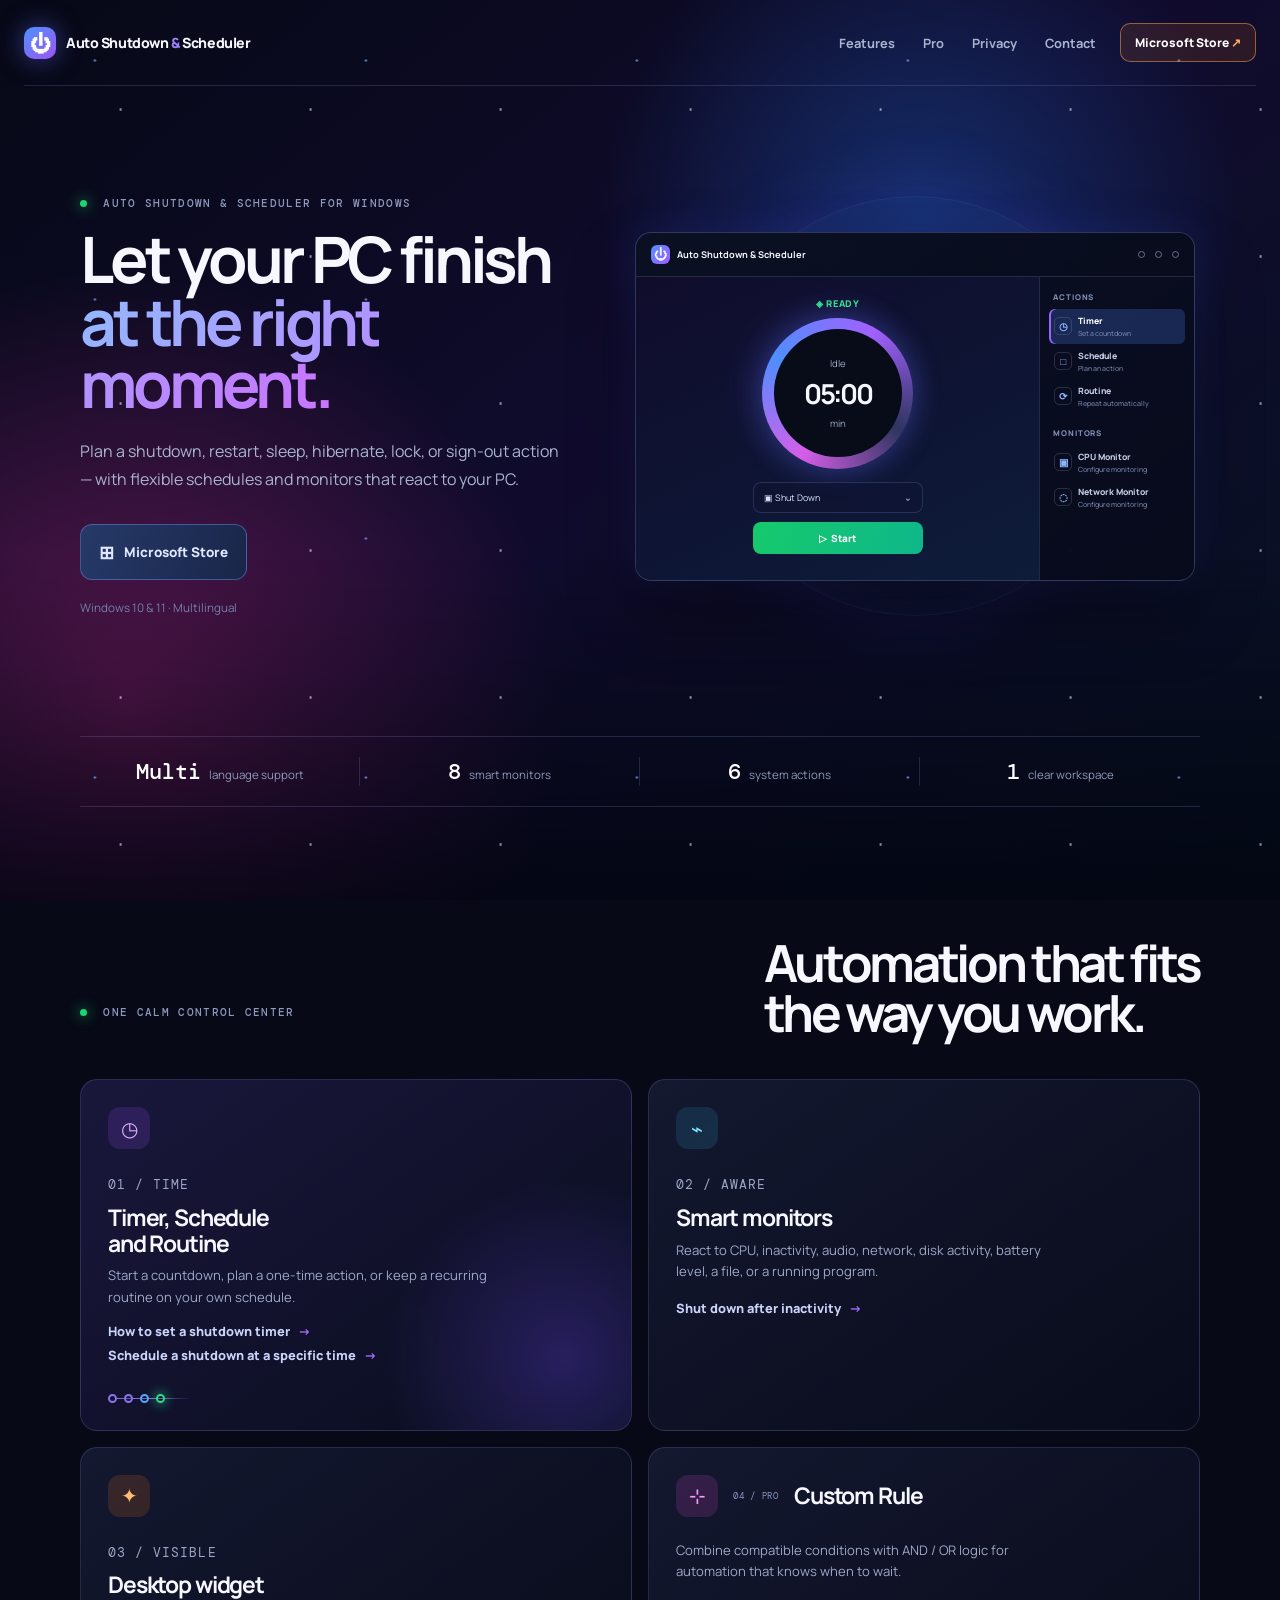
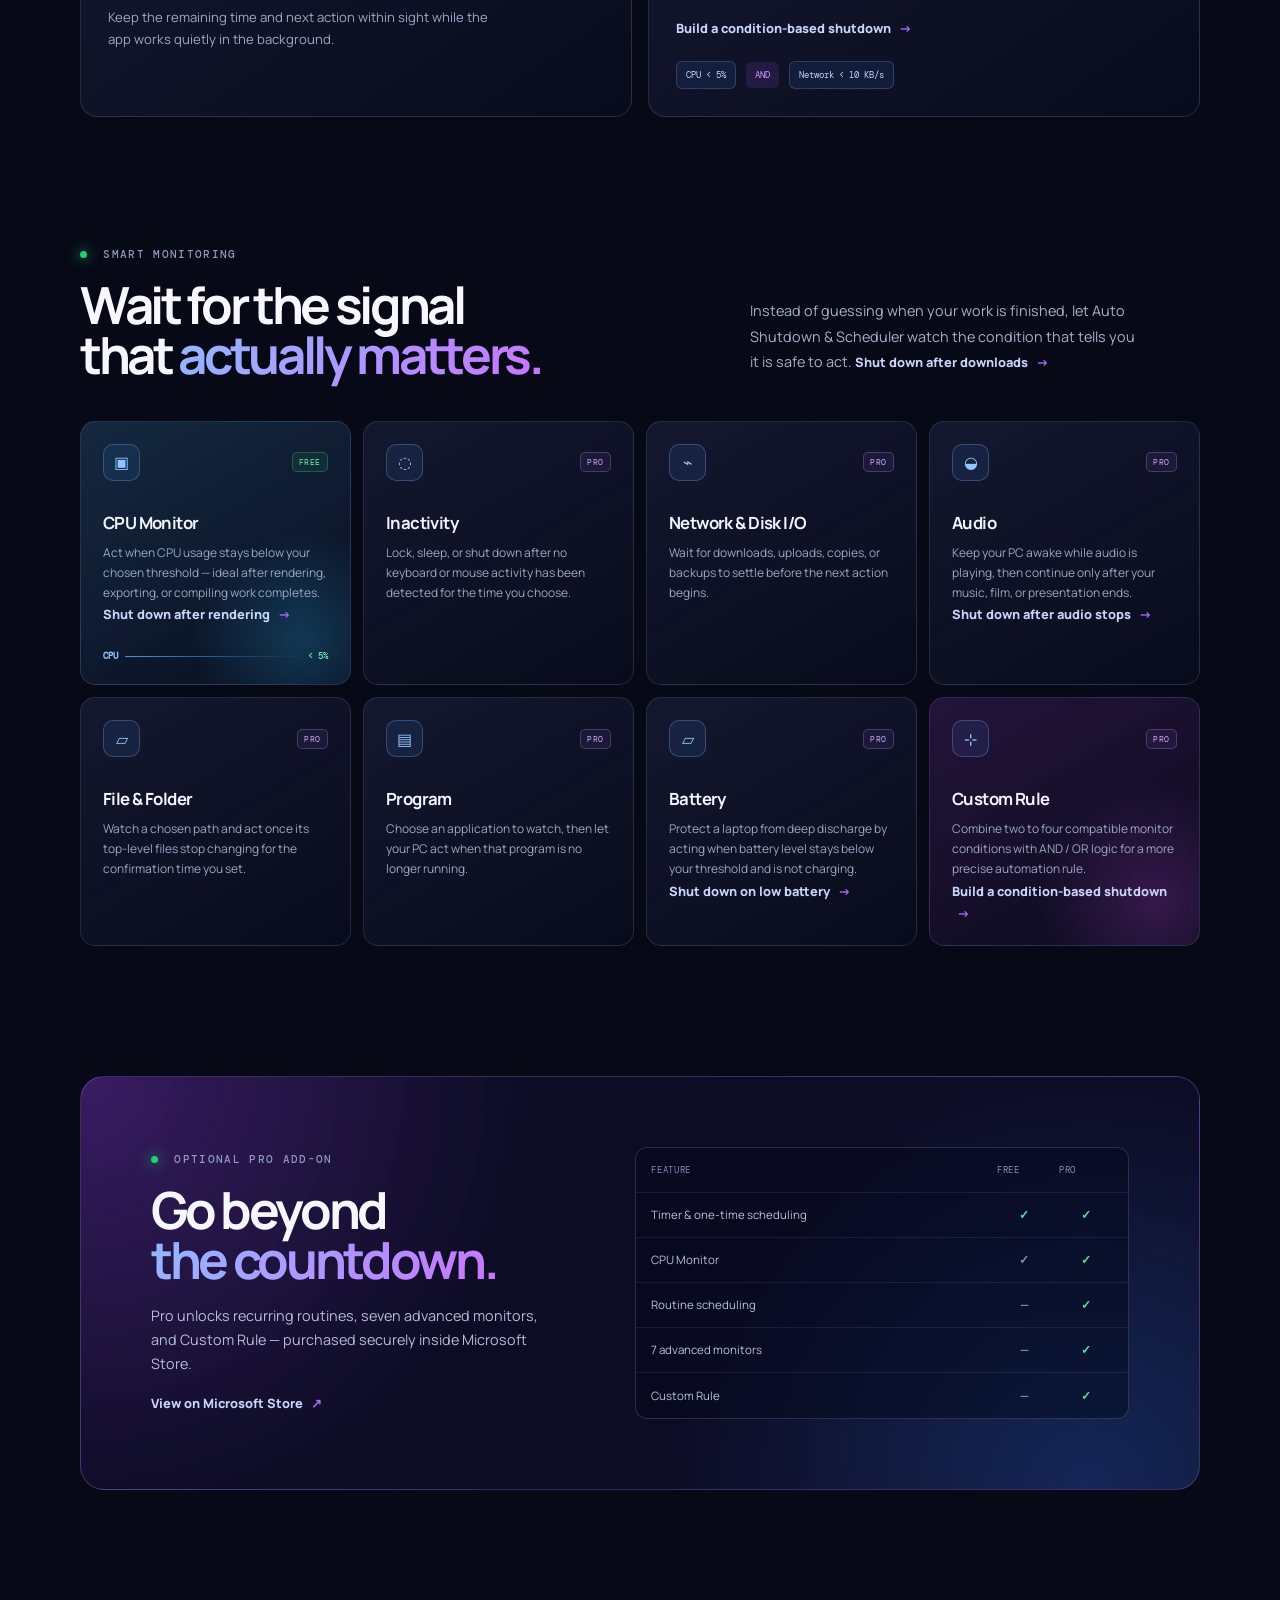
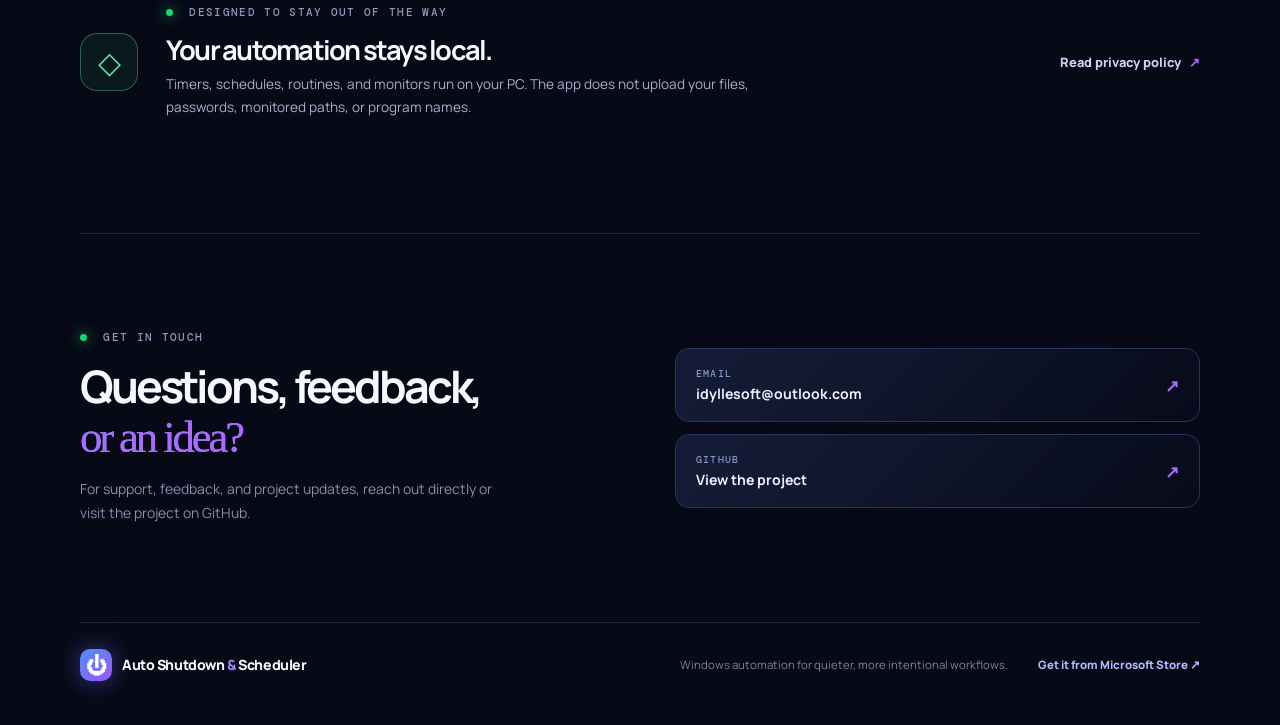
<file: docs/index.html>
<!doctype html>
<html lang="en">
  <head>
    <meta charset="UTF-8" />
    <meta name="viewport" content="width=device-width, initial-scale=1.0" />
    <meta name="google-site-verification" content="T6RJTB5QpoWvB7gM2WMqPop8pUNdI6C480_Qa3Hides" />
    <meta name="description" content="Schedule shutdown, restart, sleep, hibernate, lock, and sign-out on Windows 10 and 11. Use timers, recurring schedules, and smart monitors." />
    <meta name="robots" content="index, follow, max-image-preview:large" />
    <meta name="theme-color" content="#070916" />
    <link rel="icon" href="favicon.ico" sizes="any" />
    <link rel="canonical" href="https://idyllesoft.github.io/Smart-Auto-Shutdown-Scheduler-for-Windows/" />
    <meta property="og:type" content="website" />
    <meta property="og:url" content="https://idyllesoft.github.io/Smart-Auto-Shutdown-Scheduler-for-Windows/" />
    <meta property="og:site_name" content="Auto Shutdown &amp; Scheduler" />
    <meta property="og:title" content="Auto Shutdown &amp; Scheduler for Windows" />
    <meta property="og:description" content="Timers, schedules, smart monitors, and a desktop countdown widget for Windows 10 and 11." />
    <meta name="twitter:card" content="summary" />
    <meta name="twitter:title" content="Auto Shutdown &amp; Scheduler for Windows" />
    <meta name="twitter:description" content="Timers, schedules, smart monitors, and a desktop countdown widget for Windows 10 and 11." />
    <title>Auto Shutdown &amp; Scheduler for Windows | Shutdown Timer &amp; PC Automation</title>
    <link rel="preconnect" href="https://fonts.googleapis.com" />
    <link rel="preconnect" href="https://fonts.gstatic.com" crossorigin />
    <link href="https://fonts.googleapis.com/css2?family=DM+Mono:wght@400;500&family=Manrope:wght@400;500;600;700;800&display=swap" rel="stylesheet" />
    <link rel="stylesheet" href="styles.css?v=20260906-1" />
    <script type="application/ld+json">
      {
        "@context": "https://schema.org",
        "@type": "SoftwareApplication",
        "name": "Auto Shutdown & Scheduler",
        "applicationCategory": "UtilitiesApplication",
        "operatingSystem": "Windows 10, Windows 11",
        "description": "A Windows automation app for scheduling shutdown, restart, sleep, hibernate, lock, and sign-out with timers, schedules, routines, and smart monitors.",
        "url": "https://idyllesoft.github.io/Smart-Auto-Shutdown-Scheduler-for-Windows/",
        "downloadUrl": "https://apps.microsoft.com/detail/9N622WG5KQGD",
        "offers": {
          "@type": "Offer",
          "price": "0",
          "priceCurrency": "USD",
          "availability": "https://schema.org/InStock"
        },
        "featureList": [
          "Countdown timer and one-time schedules",
          "Recurring routines",
          "CPU, inactivity, audio, network, disk, file, program, and battery monitors",
          "Custom AND/OR automation rules",
          "Desktop countdown widget"
        ]
      }
    </script>
  </head>
  <body>
    <div class="sky" aria-hidden="true"></div>
    <header class="site-header">
      <a class="brand" href="#top" aria-label="Auto Shutdown & Scheduler home">
        <span class="brand-mark">⏻</span>
        <span>Auto Shutdown <em>&amp;</em> Scheduler</span>
      </a>
      <nav aria-label="Primary navigation">
        <a href="#features">Features</a>
        <a href="#pro">Pro</a>
        <a href="#privacy">Privacy</a>
        <a href="#contact">Contact</a>
      </nav>
      <a class="header-store" href="https://apps.microsoft.com/detail/9N622WG5KQGD">Microsoft Store <span>↗</span></a>
    </header>

    <main id="top">
      <section class="hero section-wrap">
        <div class="hero-copy">
          <p class="eyebrow"><span></span> AUTO SHUTDOWN &amp; SCHEDULER FOR WINDOWS</p>
          <h1>Let your PC finish<br /><i>at the right moment.</i></h1>
          <p class="hero-lede">Plan a shutdown, restart, sleep, hibernate, lock, or sign-out action — with flexible schedules and monitors that react to your PC.</p>
          <div class="hero-actions">
            <a class="button button-store" href="https://apps.microsoft.com/detail/9N622WG5KQGD"><b>⊞</b> Microsoft Store</a>
          </div>
          <p class="microcopy">Windows 10 &amp; 11 · Multilingual</p>
        </div>

        <div class="product-stage" aria-label="Application preview">
          <div class="orbit orbit-one"></div>
          <div class="orbit orbit-two"></div>
          <div class="app-window">
            <div class="window-topbar">
              <div class="window-brand"><span>⏻</span><b>Auto Shutdown &amp; Scheduler</b></div>
              <div class="window-controls"><i></i><i></i><i></i></div>
            </div>
            <div class="app-content">
              <div class="app-main">
                <p class="app-state">◈ READY</p>
                <div class="timer-ring">
                  <div>
                    <span>Idle</span>
                    <strong>05:00</strong>
                    <small>min</small>
                  </div>
                </div>
                <div class="timer-select"><span>▣ Shut Down</span><b>⌄</b></div>
                <button class="start-button" type="button">▷&nbsp; Start</button>
              </div>
              <aside class="app-side">
                <p>ACTIONS</p>
                <div class="side-item active"><b>◷</b><span>Timer<small>Set a countdown</small></span></div>
                <div class="side-item"><b>□</b><span>Schedule<small>Plan an action</small></span></div>
                <div class="side-item"><b>⟳</b><span>Routine<small>Repeat automatically</small></span></div>
                <p class="monitor-label">MONITORS</p>
                <div class="side-item"><b>▣</b><span>CPU Monitor<small>Configure monitoring</small></span></div>
                <div class="side-item"><b>◌</b><span>Network Monitor<small>Configure monitoring</small></span></div>
              </aside>
            </div>
          </div>
        </div>
      </section>

      <section class="trust-row section-wrap" aria-label="Product highlights">
        <div><b>Multi</b><span>language support</span></div>
        <div><b>8</b><span>smart monitors</span></div>
        <div><b>6</b><span>system actions</span></div>
        <div><b>1</b><span>clear workspace</span></div>
      </section>

      <section id="features" class="features section-wrap">
        <div class="section-heading">
          <p class="eyebrow"><span></span> ONE CALM CONTROL CENTER</p>
          <h2>Automation that fits<br />the way you work.</h2>
        </div>
        <div class="feature-grid">
          <article class="feature-card feature-wide">
            <div class="feature-icon violet">◷</div>
            <p class="card-index">01 / TIME</p>
            <h3>Timer, Schedule<br />and Routine</h3>
            <p>Start a countdown, plan a one-time action, or keep a recurring routine on your own schedule.</p>
            <a class="text-link" href="shutdown-timer-windows/">How to set a shutdown timer <span>→</span></a>
            <a class="text-link" href="schedule-shutdown-windows/">Schedule a shutdown at a specific time <span>→</span></a>
            <div class="mini-timeline"><i></i><i></i><i></i><i></i></div>
          </article>
          <article class="feature-card">
            <div class="feature-icon cyan">⌁</div>
            <p class="card-index">02 / AWARE</p>
            <h3>Smart monitors</h3>
            <p>React to CPU, inactivity, audio, network, disk activity, battery level, a file, or a running program.</p>
            <a class="text-link" href="auto-shutdown-after-inactivity/">Shut down after inactivity <span>→</span></a>
          </article>
          <article class="feature-card">
            <div class="feature-icon orange">✦</div>
            <p class="card-index">03 / VISIBLE</p>
            <h3>Desktop widget</h3>
            <p>Keep the remaining time and next action within sight while the app works quietly in the background.</p>
          </article>
          <article class="feature-card feature-rule">
            <div>
              <div class="feature-icon pink">⊹</div>
              <p class="card-index">04 / PRO</p>
              <h3>Custom Rule</h3>
            </div>
            <p>Combine compatible conditions with AND / OR logic for automation that knows when to wait.</p>
            <a class="text-link" href="shutdown-pc-when-conditions-are-met/">Build a condition-based shutdown <span>→</span></a>
            <div class="logic-line"><span>CPU &lt; 5%</span><b>AND</b><span>Network &lt; 10 KB/s</span></div>
          </article>
        </div>
      </section>

      <section class="monitor-section section-wrap">
        <div class="monitor-heading">
          <div>
            <p class="eyebrow"><span></span> SMART MONITORING</p>
            <h2>Wait for the signal<br />that <i>actually matters.</i></h2>
          </div>
          <p>Instead of guessing when your work is finished, let Auto Shutdown &amp; Scheduler watch the condition that tells you it is safe to act. <a class="text-link" href="shutdown-after-downloads/">Shut down after downloads <span>→</span></a></p>
        </div>
        <div class="monitor-grid">
          <article class="monitor-card cpu-card">
            <div class="monitor-card-top"><span class="monitor-icon">▣</span><span class="availability free">FREE</span></div>
            <h3>CPU Monitor</h3>
            <p>Act when CPU usage stays below your chosen threshold — ideal after rendering, exporting, or compiling work completes.</p>
            <a class="text-link" href="shutdown-after-rendering-finishes/">Shut down after rendering <span>→</span></a>
            <div class="metric-line"><b>CPU</b><span></span><strong>&lt; 5%</strong></div>
          </article>
          <article class="monitor-card">
            <div class="monitor-card-top"><span class="monitor-icon">◌</span><span class="availability">PRO</span></div>
            <h3>Inactivity</h3>
            <p>Lock, sleep, or shut down after no keyboard or mouse activity has been detected for the time you choose.</p>
          </article>
          <article class="monitor-card">
            <div class="monitor-card-top"><span class="monitor-icon">⌁</span><span class="availability">PRO</span></div>
            <h3>Network &amp; Disk I/O</h3>
            <p>Wait for downloads, uploads, copies, or backups to settle before the next action begins.</p>
          </article>
          <article class="monitor-card">
            <div class="monitor-card-top"><span class="monitor-icon">◒</span><span class="availability">PRO</span></div>
            <h3>Audio</h3>
            <p>Keep your PC awake while audio is playing, then continue only after your music, film, or presentation ends.</p>
            <a class="text-link" href="shutdown-after-audio-stops/">Shut down after audio stops <span>→</span></a>
          </article>
          <article class="monitor-card">
            <div class="monitor-card-top"><span class="monitor-icon">▱</span><span class="availability">PRO</span></div>
            <h3>File &amp; Folder</h3>
            <p>Watch a chosen path and act once its top-level files stop changing for the confirmation time you set.</p>
          </article>
          <article class="monitor-card">
            <div class="monitor-card-top"><span class="monitor-icon">▤</span><span class="availability">PRO</span></div>
            <h3>Program</h3>
            <p>Choose an application to watch, then let your PC act when that program is no longer running.</p>
          </article>
          <article class="monitor-card">
            <div class="monitor-card-top"><span class="monitor-icon">▱</span><span class="availability">PRO</span></div>
            <h3>Battery</h3>
            <p>Protect a laptop from deep discharge by acting when battery level stays below your threshold and is not charging.</p>
            <a class="text-link" href="shut-down-pc-on-low-battery/">Shut down on low battery <span>→</span></a>
          </article>
          <article class="monitor-card rule-monitor-card">
            <div class="monitor-card-top"><span class="monitor-icon">⊹</span><span class="availability">PRO</span></div>
            <h3>Custom Rule</h3>
            <p>Combine two to four compatible monitor conditions with AND / OR logic for a more precise automation rule.</p>
            <a class="text-link" href="shutdown-pc-when-conditions-are-met/">Build a condition-based shutdown <span>→</span></a>
          </article>
        </div>
      </section>

      <section id="pro" class="pro-section section-wrap">
        <div class="pro-copy">
          <p class="eyebrow"><span></span> OPTIONAL PRO ADD-ON</p>
          <h2>Go beyond<br /><i>the countdown.</i></h2>
          <p>Pro unlocks recurring routines, seven advanced monitors, and Custom Rule — purchased securely inside Microsoft Store.</p>
          <a class="text-link" href="https://apps.microsoft.com/detail/9N622WG5KQGD">View on Microsoft Store <span>↗</span></a>
        </div>
        <div class="comparison-card">
          <div class="comparison-head"><span>FEATURE</span><span>FREE</span><span>PRO</span></div>
          <div><span>Timer &amp; one-time scheduling</span><b>✓</b><b>✓</b></div>
          <div><span>CPU Monitor</span><b>✓</b><b>✓</b></div>
          <div><span>Routine scheduling</span><b>—</b><b>✓</b></div>
          <div><span>7 advanced monitors</span><b>—</b><b>✓</b></div>
          <div><span>Custom Rule</span><b>—</b><b>✓</b></div>
        </div>
      </section>

      <section id="privacy" class="privacy section-wrap">
        <div class="privacy-icon">◇</div>
        <div>
          <p class="eyebrow"><span></span> DESIGNED TO STAY OUT OF THE WAY</p>
          <h2>Your automation stays local.</h2>
          <p>Timers, schedules, routines, and monitors run on your PC. The app does not upload your files, passwords, monitored paths, or program names.</p>
        </div>
        <a class="text-link" href="https://idyllesoft.github.io/IdylleSoft-Privacy/Shutdown&amp;Scheduler_privacy-policy.html">Read privacy policy <span>↗</span></a>
      </section>

      <section id="contact" class="contact-section section-wrap">
        <div>
          <p class="eyebrow"><span></span> GET IN TOUCH</p>
          <h2>Questions, feedback,<br /><i>or an idea?</i></h2>
          <p>For support, feedback, and project updates, reach out directly or visit the project on GitHub.</p>
        </div>
        <div class="contact-links">
          <a href="mailto:idyllesoft@outlook.com"><span>EMAIL</span><strong>idyllesoft@outlook.com</strong><b>↗</b></a>
          <a href="https://github.com/idyllesoft/Smart-Auto-Shutdown-Scheduler-for-Windows" target="_blank" rel="noreferrer"><span>GITHUB</span><strong>View the project</strong><b>↗</b></a>
        </div>
      </section>
    </main>

    <footer class="site-footer section-wrap">
      <a class="brand" href="#top"><span class="brand-mark">⏻</span><span>Auto Shutdown <em>&amp;</em> Scheduler</span></a>
      <p>Windows automation for quieter, more intentional workflows.</p>
      <a href="https://apps.microsoft.com/detail/9N622WG5KQGD">Get it from Microsoft Store ↗</a>
    </footer>
  </body>
</html>
</file>
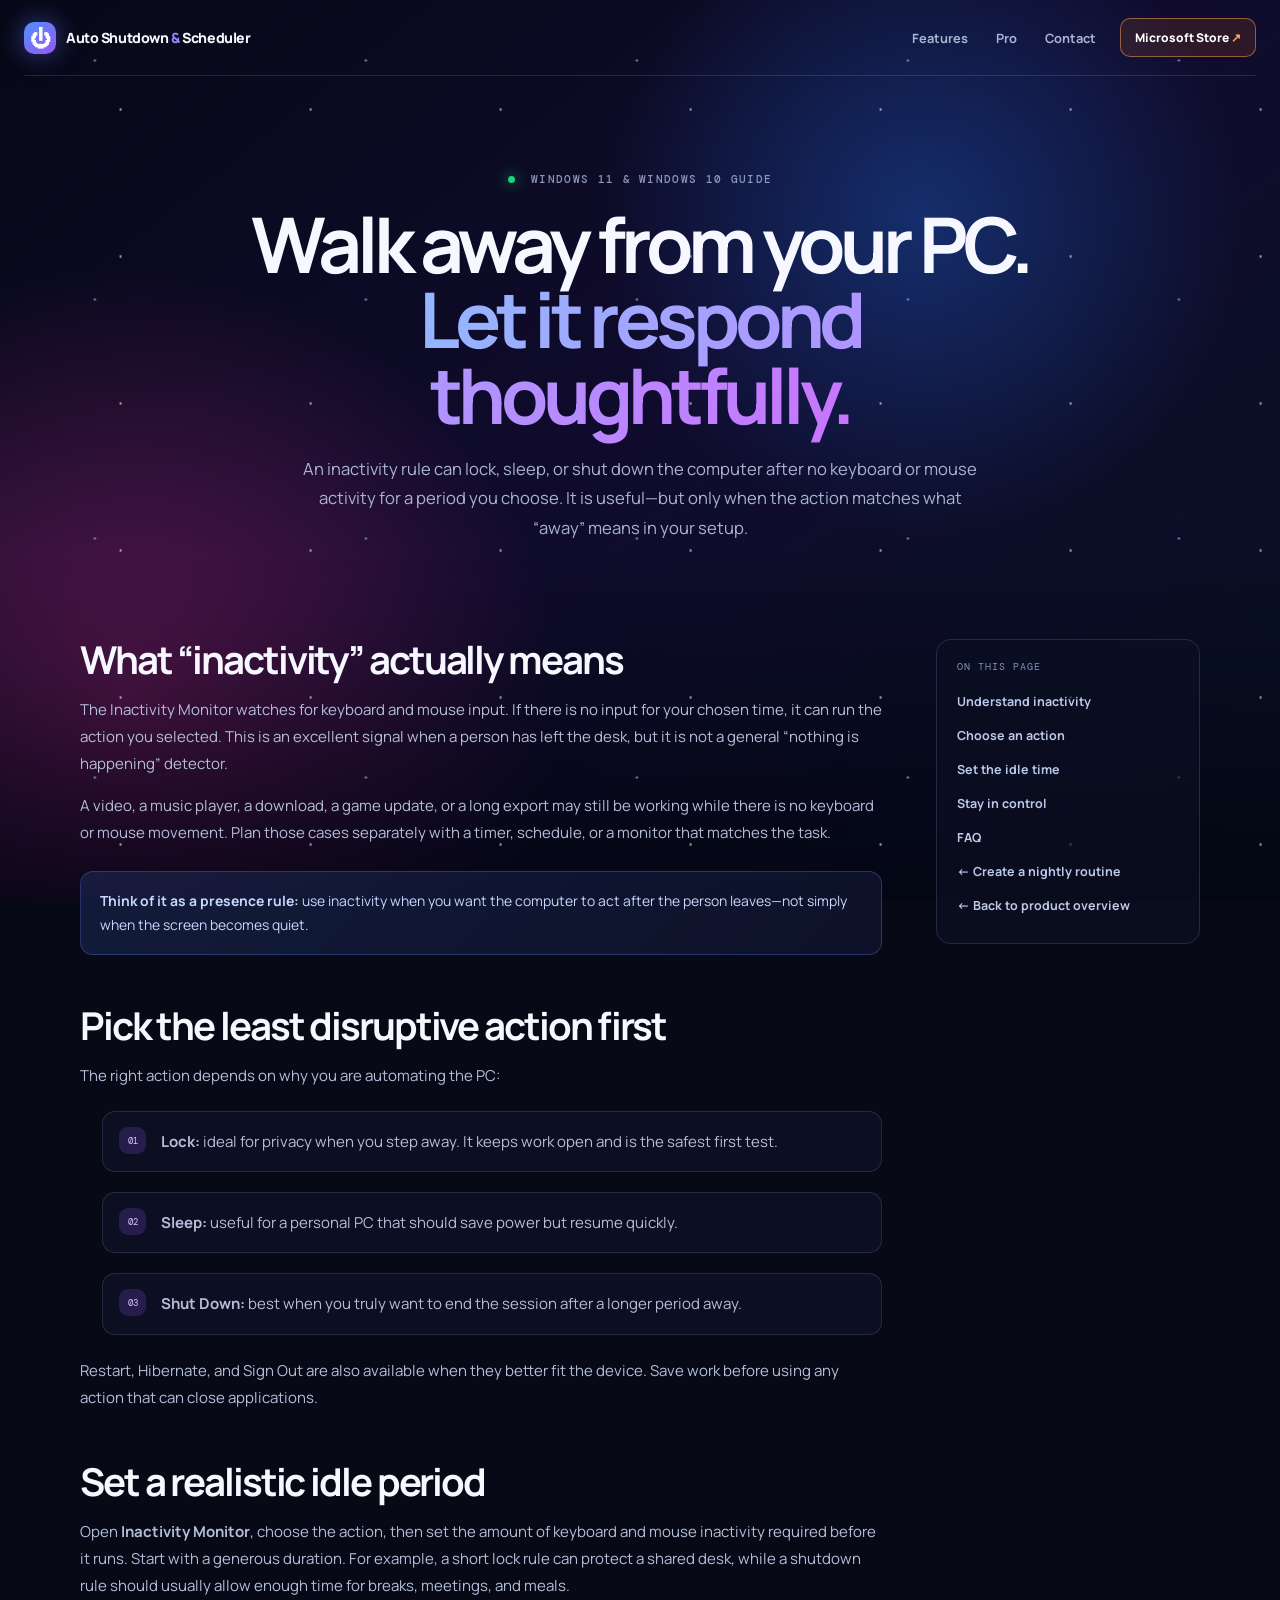
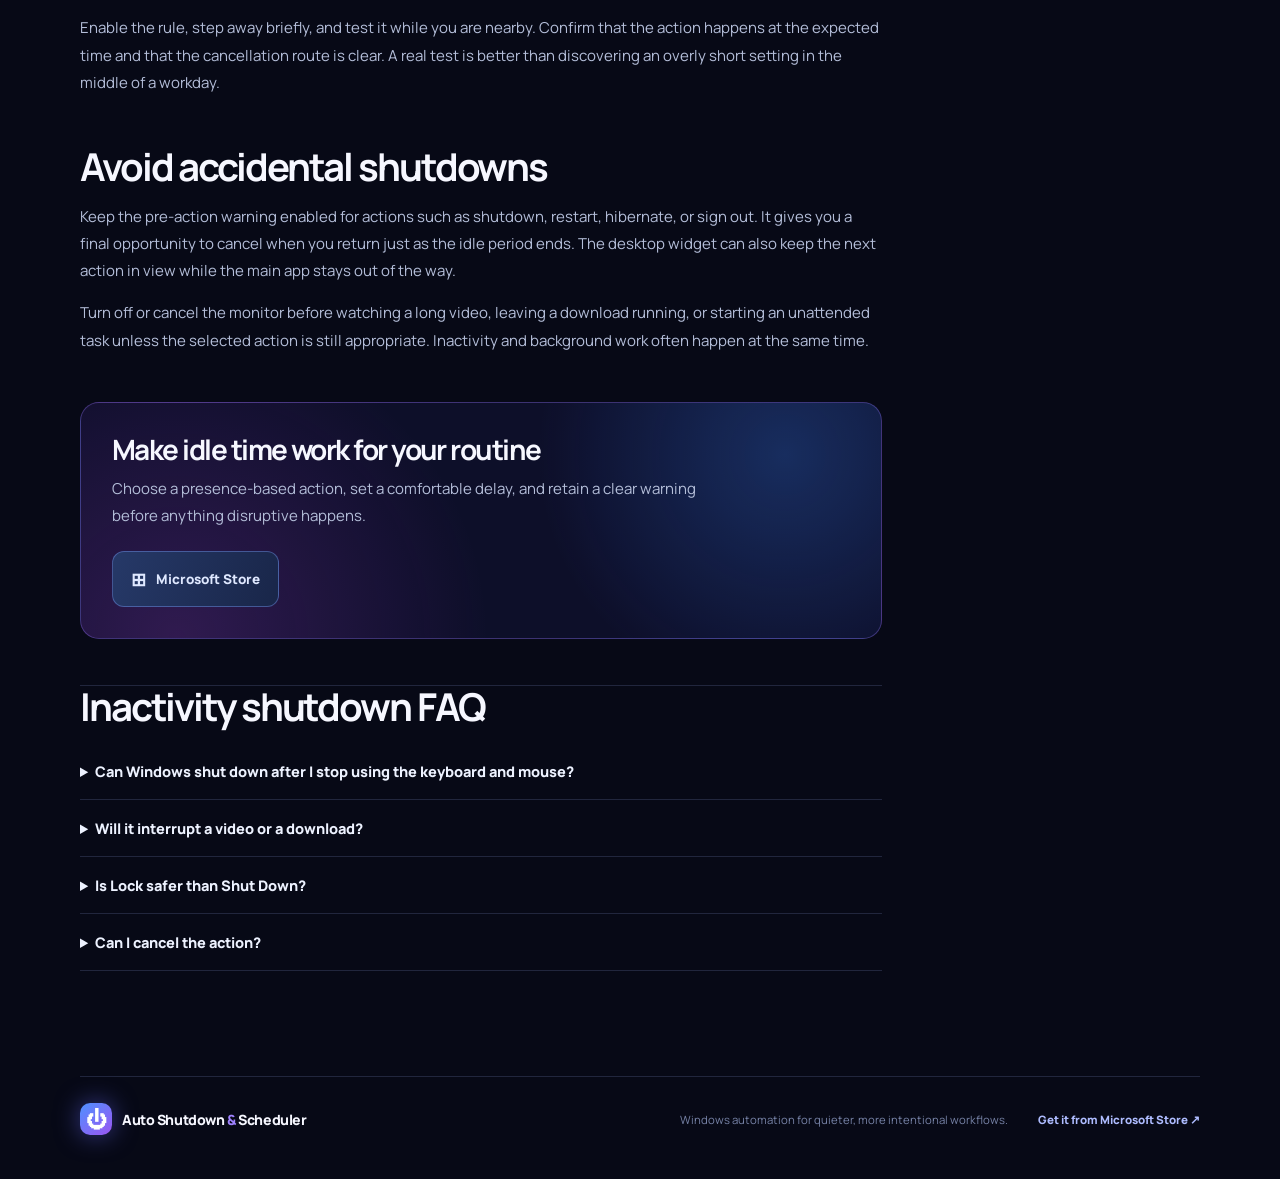
<file: docs/auto-shutdown-after-inactivity/index.html>
<!doctype html>
<html lang="en">
  <head>
    <meta charset="UTF-8" />
    <meta name="viewport" content="width=device-width, initial-scale=1.0" />
    <meta name="description" content="Automatically lock, sleep, or shut down a Windows PC after inactivity. Learn how to choose a safe idle time and avoid interrupting videos, downloads, or long-running work." />
    <meta name="robots" content="index, follow, max-image-preview:large" />
    <meta name="theme-color" content="#070916" />
    <link rel="icon" href="../favicon.ico" sizes="any" />
    <link rel="canonical" href="https://idyllesoft.github.io/Smart-Auto-Shutdown-Scheduler-for-Windows/auto-shutdown-after-inactivity/" />
    <meta property="og:type" content="article" />
    <meta property="og:url" content="https://idyllesoft.github.io/Smart-Auto-Shutdown-Scheduler-for-Windows/auto-shutdown-after-inactivity/" />
    <meta property="og:site_name" content="Auto Shutdown &amp; Scheduler" />
    <meta property="og:title" content="Automatically Shut Down Your PC After Inactivity" />
    <meta property="og:description" content="Set a safe idle-time action for Windows: lock, sleep, restart, or shut down after no keyboard or mouse activity." />
    <meta name="twitter:card" content="summary" />
    <meta name="twitter:title" content="Automatically Shut Down Your PC After Inactivity" />
    <meta name="twitter:description" content="Set a safe idle-time action for Windows after no keyboard or mouse activity." />
    <title>Automatically Shut Down Your PC After Inactivity</title>
    <link rel="preconnect" href="https://fonts.googleapis.com" />
    <link rel="preconnect" href="https://fonts.gstatic.com" crossorigin />
    <link href="https://fonts.googleapis.com/css2?family=DM+Mono:wght@400;500&amp;family=Manrope:wght@400;500;600;700;800&amp;display=swap" rel="stylesheet" />
    <link rel="stylesheet" href="../styles.css?v=20260906-1" />
    <script type="application/ld+json">
      {
        "@context": "https://schema.org",
        "@type": "Article",
        "headline": "Automatically Shut Down Your PC After Inactivity",
        "description": "A practical guide to safely automating a Windows PC after keyboard and mouse inactivity.",
        "mainEntityOfPage": "https://idyllesoft.github.io/Smart-Auto-Shutdown-Scheduler-for-Windows/auto-shutdown-after-inactivity/",
        "author": { "@type": "Organization", "name": "Idylle Soft" },
        "publisher": { "@type": "Organization", "name": "Idylle Soft" }
      }
    </script>
  </head>
  <body>
    <div class="sky" aria-hidden="true"></div>
    <header class="site-header guide-header">
      <a class="brand" href="../" aria-label="Auto Shutdown &amp; Scheduler home">
        <span class="brand-mark">⏻</span>
        <span>Auto Shutdown <em>&amp;</em> Scheduler</span>
      </a>
      <nav aria-label="Primary navigation">
        <a href="../#features">Features</a>
        <a href="../#pro">Pro</a>
        <a href="../#contact">Contact</a>
      </nav>
      <a class="header-store" href="https://apps.microsoft.com/detail/9N622WG5KQGD">Microsoft Store <span>↗</span></a>
    </header>

    <main>
      <section class="guide-hero section-wrap">
        <p class="eyebrow"><span></span> WINDOWS 11 &amp; WINDOWS 10 GUIDE</p>
        <h1>Walk away from your PC.<br /><i>Let it respond thoughtfully.</i></h1>
        <p class="guide-lede">An inactivity rule can lock, sleep, or shut down the computer after no keyboard or mouse activity for a period you choose. It is useful—but only when the action matches what “away” means in your setup.</p>
      </section>

      <div class="guide-layout section-wrap">
        <article class="guide-article">
          <h2 id="idle">What “inactivity” actually means</h2>
          <p>The Inactivity Monitor watches for keyboard and mouse input. If there is no input for your chosen time, it can run the action you selected. This is an excellent signal when a person has left the desk, but it is not a general “nothing is happening” detector.</p>
          <p>A video, a music player, a download, a game update, or a long export may still be working while there is no keyboard or mouse movement. Plan those cases separately with a timer, schedule, or a monitor that matches the task.</p>
          <div class="guide-note"><strong>Think of it as a presence rule:</strong> use inactivity when you want the computer to act after the person leaves—not simply when the screen becomes quiet.</div>

          <h2 id="action">Pick the least disruptive action first</h2>
          <p>The right action depends on why you are automating the PC:</p>
          <ol class="guide-steps">
            <li><strong>Lock:</strong> ideal for privacy when you step away. It keeps work open and is the safest first test.</li>
            <li><strong>Sleep:</strong> useful for a personal PC that should save power but resume quickly.</li>
            <li><strong>Shut Down:</strong> best when you truly want to end the session after a longer period away.</li>
          </ol>
          <p>Restart, Hibernate, and Sign Out are also available when they better fit the device. Save work before using any action that can close applications.</p>

          <h2 id="setup">Set a realistic idle period</h2>
          <p>Open <strong>Inactivity Monitor</strong>, choose the action, then set the amount of keyboard and mouse inactivity required before it runs. Start with a generous duration. For example, a short lock rule can protect a shared desk, while a shutdown rule should usually allow enough time for breaks, meetings, and meals.</p>
          <p>Enable the rule, step away briefly, and test it while you are nearby. Confirm that the action happens at the expected time and that the cancellation route is clear. A real test is better than discovering an overly short setting in the middle of a workday.</p>

          <h2 id="safe">Avoid accidental shutdowns</h2>
          <p>Keep the pre-action warning enabled for actions such as shutdown, restart, hibernate, or sign out. It gives you a final opportunity to cancel when you return just as the idle period ends. The desktop widget can also keep the next action in view while the main app stays out of the way.</p>
          <p>Turn off or cancel the monitor before watching a long video, leaving a download running, or starting an unattended task unless the selected action is still appropriate. Inactivity and background work often happen at the same time.</p>

          <section class="guide-cta" aria-label="Download options">
            <h2>Make idle time work for your routine</h2>
            <p>Choose a presence-based action, set a comfortable delay, and retain a clear warning before anything disruptive happens.</p>
            <div class="hero-actions">
              <a class="button button-store" href="https://apps.microsoft.com/detail/9N622WG5KQGD"><b>⊞</b> Microsoft Store</a>
            </div>
          </section>

          <section class="guide-faq" id="faq">
            <h2>Inactivity shutdown FAQ</h2>
            <details>
              <summary>Can Windows shut down after I stop using the keyboard and mouse?</summary>
              <p>Yes. Set an Inactivity Monitor action and an idle period. The action runs after no keyboard or mouse activity for that duration.</p>
            </details>
            <details>
              <summary>Will it interrupt a video or a download?</summary>
              <p>It can, because playback and downloads may continue without keyboard or mouse input. Disable the monitor or use a different automation for those tasks.</p>
            </details>
            <details>
              <summary>Is Lock safer than Shut Down?</summary>
              <p>For a first-time setup, yes. Lock protects privacy without closing open programs, so it is a good way to test your chosen idle duration.</p>
            </details>
            <details>
              <summary>Can I cancel the action?</summary>
              <p>Yes. Keep the pre-action warning enabled for disruptive actions so you can cancel when the rule is about to run.</p>
            </details>
          </section>
        </article>

        <aside class="guide-aside" aria-label="On this page">
          <p>ON THIS PAGE</p>
          <a href="#idle">Understand inactivity</a>
          <a href="#action">Choose an action</a>
          <a href="#setup">Set the idle time</a>
          <a href="#safe">Stay in control</a>
          <a href="#faq">FAQ</a>
          <a href="../auto-shutdown-every-night/">← Create a nightly routine</a>
          <a href="../">← Back to product overview</a>
        </aside>
      </div>
    </main>

    <footer class="site-footer section-wrap">
      <a class="brand" href="../"><span class="brand-mark">⏻</span><span>Auto Shutdown <em>&amp;</em> Scheduler</span></a>
      <p>Windows automation for quieter, more intentional workflows.</p>
      <a href="https://apps.microsoft.com/detail/9N622WG5KQGD">Get it from Microsoft Store ↗</a>
    </footer>
  </body>
</html>
</file>
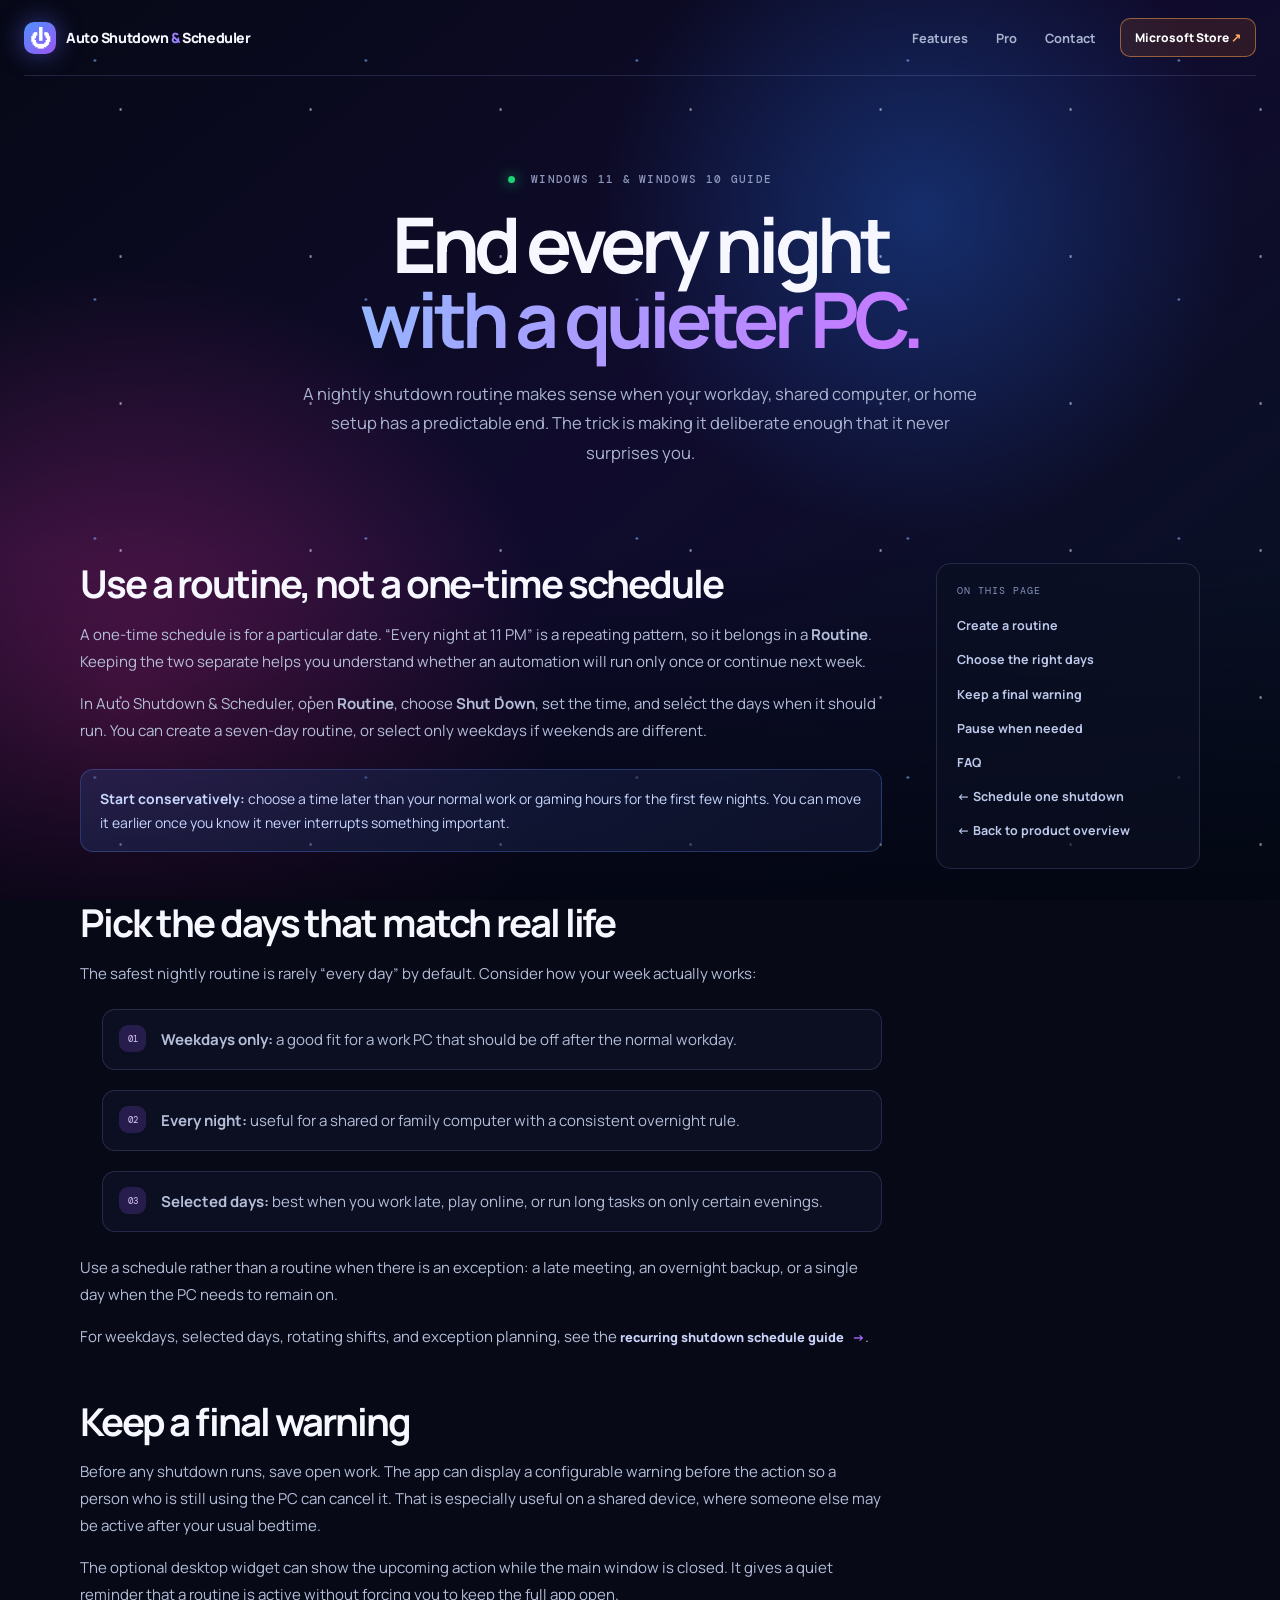
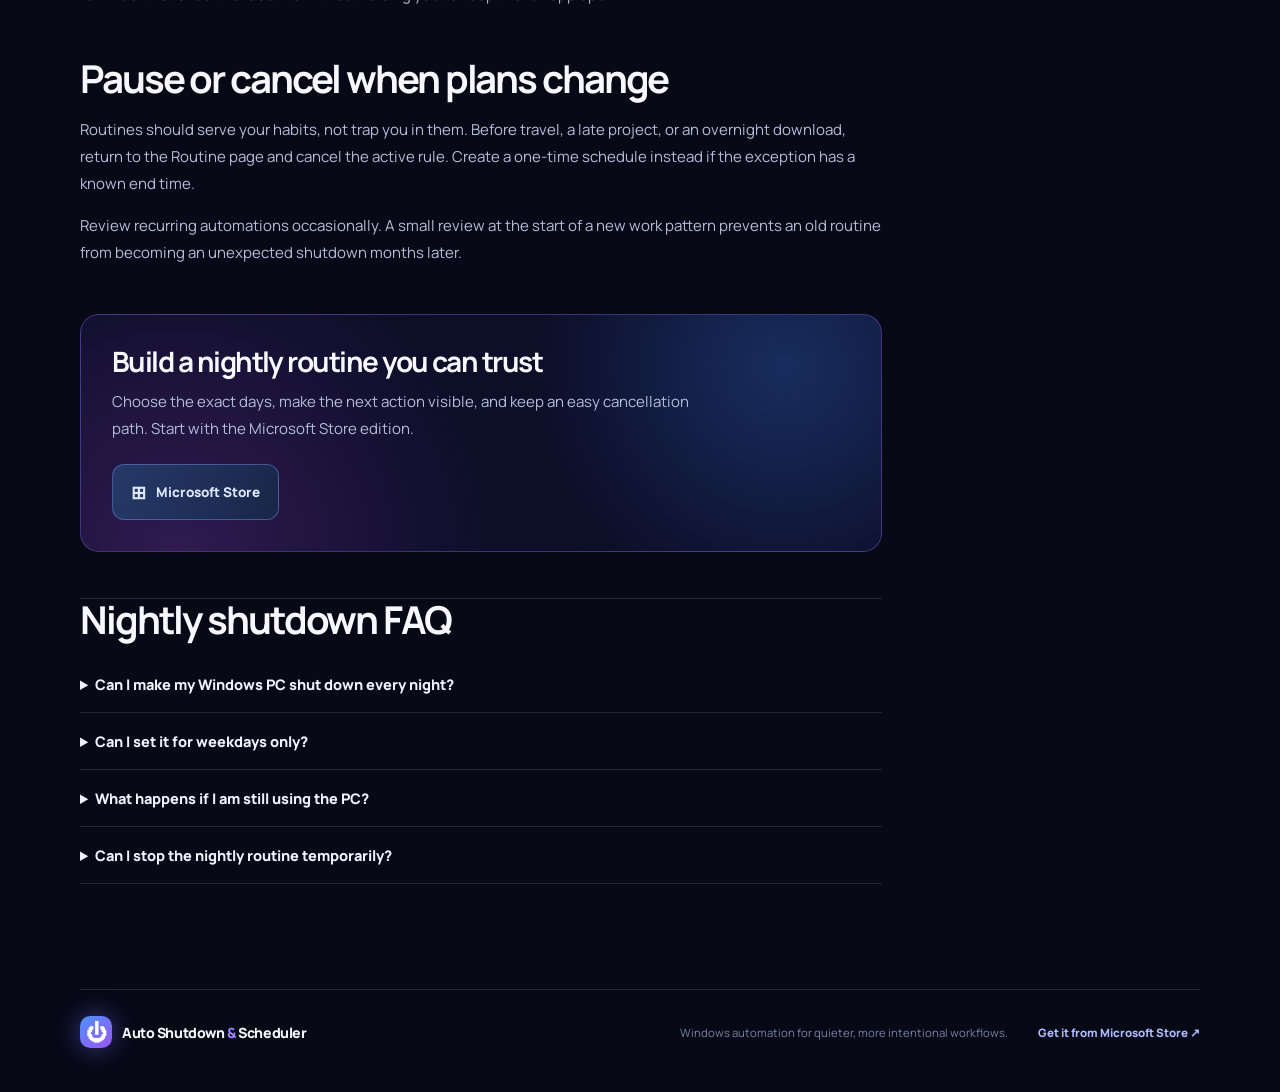
<file: docs/auto-shutdown-every-night/index.html>
<!doctype html>
<html lang="en">
  <head>
    <meta charset="UTF-8" />
    <meta name="viewport" content="width=device-width, initial-scale=1.0" />
    <meta name="description" content="Set your Windows PC to shut down automatically every night. Create a safe nightly shutdown routine for Windows 11 and Windows 10, with selected days and a cancellation warning." />
    <meta name="robots" content="index, follow, max-image-preview:large" />
    <meta name="theme-color" content="#070916" />
    <link rel="icon" href="../favicon.ico" sizes="any" />
    <link rel="canonical" href="https://idyllesoft.github.io/Smart-Auto-Shutdown-Scheduler-for-Windows/auto-shutdown-every-night/" />
    <meta property="og:type" content="article" />
    <meta property="og:url" content="https://idyllesoft.github.io/Smart-Auto-Shutdown-Scheduler-for-Windows/auto-shutdown-every-night/" />
    <meta property="og:site_name" content="Auto Shutdown &amp; Scheduler" />
    <meta property="og:title" content="How to Automatically Shut Down Your PC Every Night" />
    <meta property="og:description" content="Create a clear nightly shutdown routine for Windows 11 and Windows 10, with selected days and a final warning." />
    <meta name="twitter:card" content="summary" />
    <meta name="twitter:title" content="How to Automatically Shut Down Your PC Every Night" />
    <meta name="twitter:description" content="Create a clear nightly shutdown routine for Windows 11 and Windows 10." />
    <title>How to Automatically Shut Down Your PC Every Night</title>
    <link rel="preconnect" href="https://fonts.googleapis.com" />
    <link rel="preconnect" href="https://fonts.gstatic.com" crossorigin />
    <link href="https://fonts.googleapis.com/css2?family=DM+Mono:wght@400;500&amp;family=Manrope:wght@400;500;600;700;800&amp;display=swap" rel="stylesheet" />
    <link rel="stylesheet" href="../styles.css?v=20260906-1" />
    <script type="application/ld+json">
      {
        "@context": "https://schema.org",
        "@type": "Article",
        "headline": "How to Automatically Shut Down Your PC Every Night",
        "description": "A practical guide to setting a safe recurring nightly shutdown routine on Windows.",
        "mainEntityOfPage": "https://idyllesoft.github.io/Smart-Auto-Shutdown-Scheduler-for-Windows/auto-shutdown-every-night/",
        "author": { "@type": "Organization", "name": "Idylle Soft" },
        "publisher": { "@type": "Organization", "name": "Idylle Soft" }
      }
    </script>
  </head>
  <body>
    <div class="sky" aria-hidden="true"></div>
    <header class="site-header guide-header">
      <a class="brand" href="../" aria-label="Auto Shutdown &amp; Scheduler home">
        <span class="brand-mark">⏻</span>
        <span>Auto Shutdown <em>&amp;</em> Scheduler</span>
      </a>
      <nav aria-label="Primary navigation">
        <a href="../#features">Features</a>
        <a href="../#pro">Pro</a>
        <a href="../#contact">Contact</a>
      </nav>
      <a class="header-store" href="https://apps.microsoft.com/detail/9N622WG5KQGD">Microsoft Store <span>↗</span></a>
    </header>

    <main>
      <section class="guide-hero section-wrap">
        <p class="eyebrow"><span></span> WINDOWS 11 &amp; WINDOWS 10 GUIDE</p>
        <h1>End every night<br /><i>with a quieter PC.</i></h1>
        <p class="guide-lede">A nightly shutdown routine makes sense when your workday, shared computer, or home setup has a predictable end. The trick is making it deliberate enough that it never surprises you.</p>
      </section>

      <div class="guide-layout section-wrap">
        <article class="guide-article">
          <h2 id="routine">Use a routine, not a one-time schedule</h2>
          <p>A one-time schedule is for a particular date. “Every night at 11 PM” is a repeating pattern, so it belongs in a <strong>Routine</strong>. Keeping the two separate helps you understand whether an automation will run only once or continue next week.</p>
          <p>In Auto Shutdown &amp; Scheduler, open <strong>Routine</strong>, choose <strong>Shut Down</strong>, set the time, and select the days when it should run. You can create a seven-day routine, or select only weekdays if weekends are different.</p>
          <div class="guide-note"><strong>Start conservatively:</strong> choose a time later than your normal work or gaming hours for the first few nights. You can move it earlier once you know it never interrupts something important.</div>

          <h2 id="days">Pick the days that match real life</h2>
          <p>The safest nightly routine is rarely “every day” by default. Consider how your week actually works:</p>
          <ol class="guide-steps">
            <li><strong>Weekdays only:</strong> a good fit for a work PC that should be off after the normal workday.</li>
            <li><strong>Every night:</strong> useful for a shared or family computer with a consistent overnight rule.</li>
            <li><strong>Selected days:</strong> best when you work late, play online, or run long tasks on only certain evenings.</li>
          </ol>
          <p>Use a schedule rather than a routine when there is an exception: a late meeting, an overnight backup, or a single day when the PC needs to remain on.</p>
          <p>For weekdays, selected days, rotating shifts, and exception planning, see the <a class="text-link" href="../recurring-shutdown-schedule-windows/">recurring shutdown schedule guide <span>→</span></a>.</p>

          <h2 id="warning">Keep a final warning</h2>
          <p>Before any shutdown runs, save open work. The app can display a configurable warning before the action so a person who is still using the PC can cancel it. That is especially useful on a shared device, where someone else may be active after your usual bedtime.</p>
          <p>The optional desktop widget can show the upcoming action while the main window is closed. It gives a quiet reminder that a routine is active without forcing you to keep the full app open.</p>

          <h2 id="pause">Pause or cancel when plans change</h2>
          <p>Routines should serve your habits, not trap you in them. Before travel, a late project, or an overnight download, return to the Routine page and cancel the active rule. Create a one-time schedule instead if the exception has a known end time.</p>
          <p>Review recurring automations occasionally. A small review at the start of a new work pattern prevents an old routine from becoming an unexpected shutdown months later.</p>

          <section class="guide-cta" aria-label="Download options">
            <h2>Build a nightly routine you can trust</h2>
            <p>Choose the exact days, make the next action visible, and keep an easy cancellation path. Start with the Microsoft Store edition.</p>
            <div class="hero-actions">
              <a class="button button-store" href="https://apps.microsoft.com/detail/9N622WG5KQGD"><b>⊞</b> Microsoft Store</a>
            </div>
          </section>

          <section class="guide-faq" id="faq">
            <h2>Nightly shutdown FAQ</h2>
            <details>
              <summary>Can I make my Windows PC shut down every night?</summary>
              <p>Yes. Create a recurring Routine, choose Shut Down, set the time, and select the days you want it to run.</p>
            </details>
            <details>
              <summary>Can I set it for weekdays only?</summary>
              <p>Yes. Select Monday through Friday and leave Saturday and Sunday unselected.</p>
            </details>
            <details>
              <summary>What happens if I am still using the PC?</summary>
              <p>Save your work before the scheduled time. A pre-action warning can give you time to cancel the routine if you are still active.</p>
            </details>
            <details>
              <summary>Can I stop the nightly routine temporarily?</summary>
              <p>Yes. Cancel the active routine when you need the PC to stay on overnight, then set it up again when the routine is useful.</p>
            </details>
          </section>
        </article>

        <aside class="guide-aside" aria-label="On this page">
          <p>ON THIS PAGE</p>
          <a href="#routine">Create a routine</a>
          <a href="#days">Choose the right days</a>
          <a href="#warning">Keep a final warning</a>
          <a href="#pause">Pause when needed</a>
          <a href="#faq">FAQ</a>
          <a href="../schedule-shutdown-windows/">← Schedule one shutdown</a>
          <a href="../">← Back to product overview</a>
        </aside>
      </div>
    </main>

    <footer class="site-footer section-wrap">
      <a class="brand" href="../"><span class="brand-mark">⏻</span><span>Auto Shutdown <em>&amp;</em> Scheduler</span></a>
      <p>Windows automation for quieter, more intentional workflows.</p>
      <a href="https://apps.microsoft.com/detail/9N622WG5KQGD">Get it from Microsoft Store ↗</a>
    </footer>
  </body>
</html>
</file>
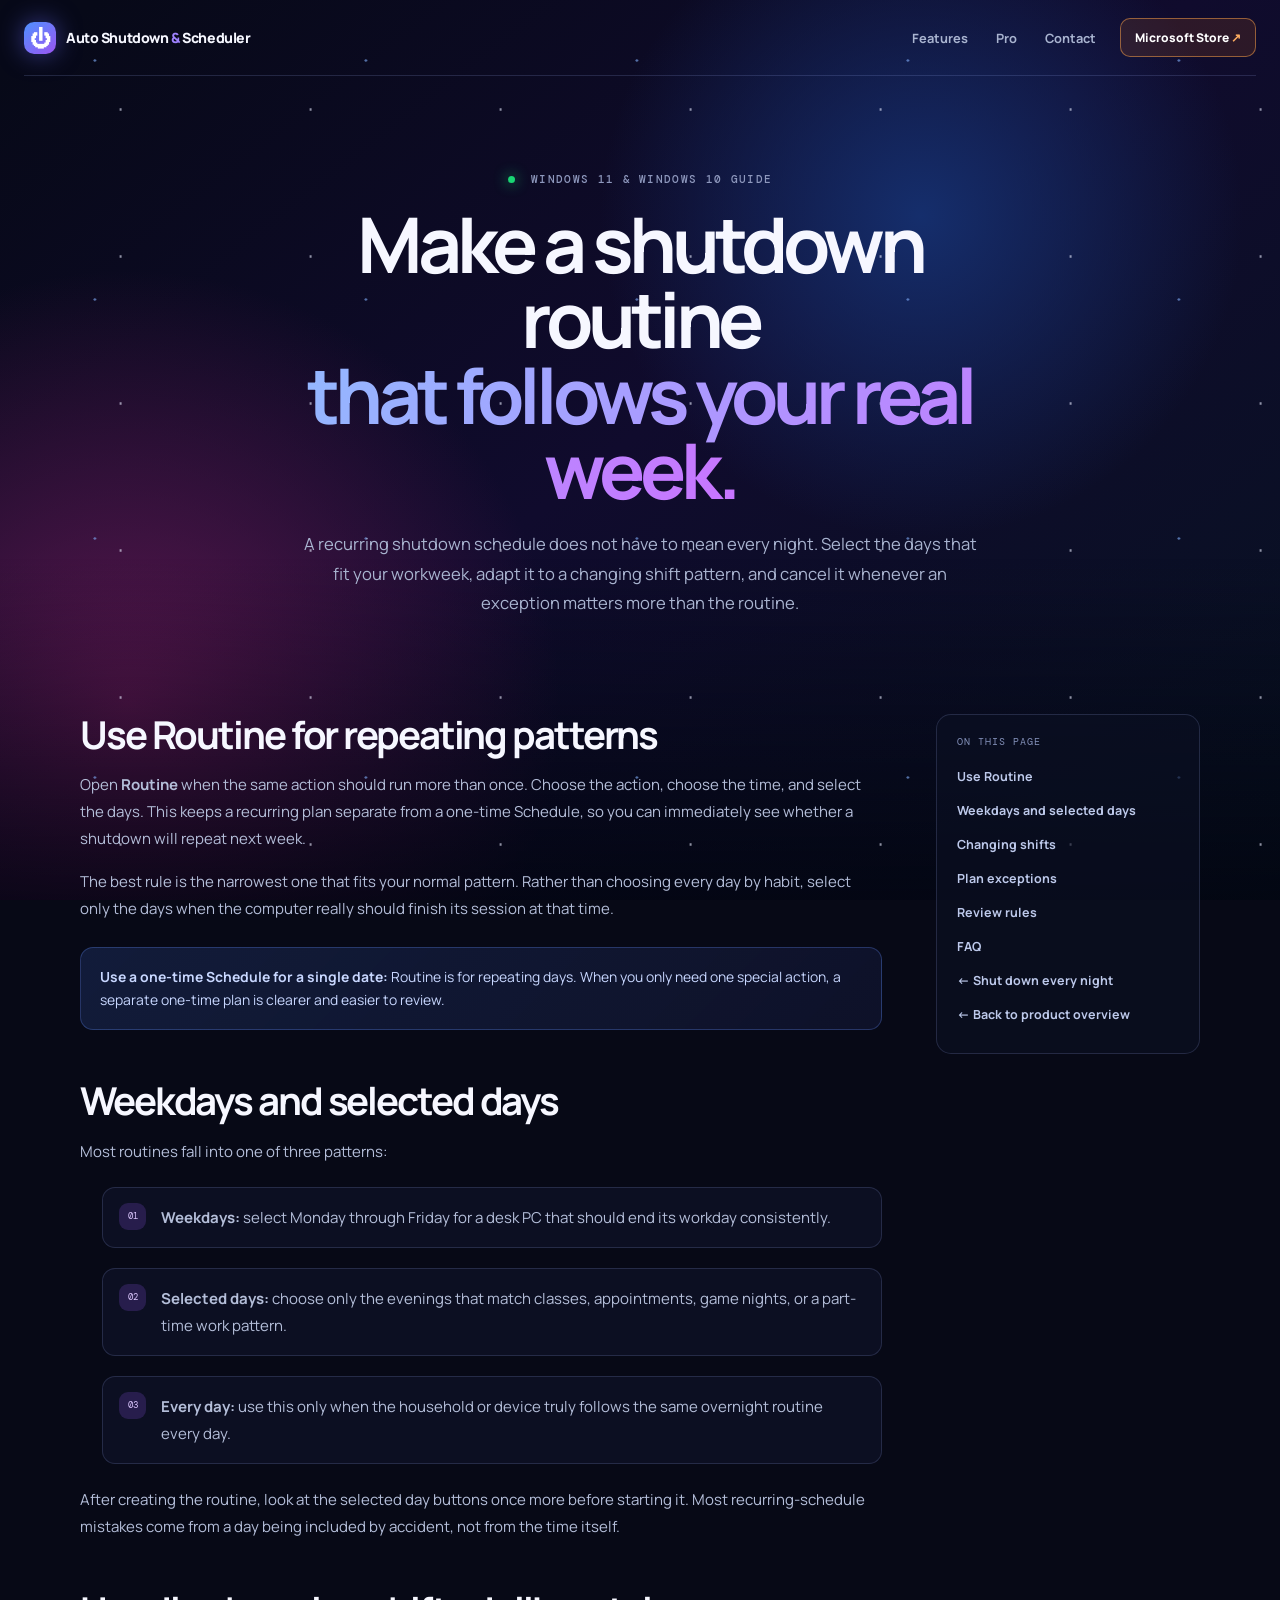
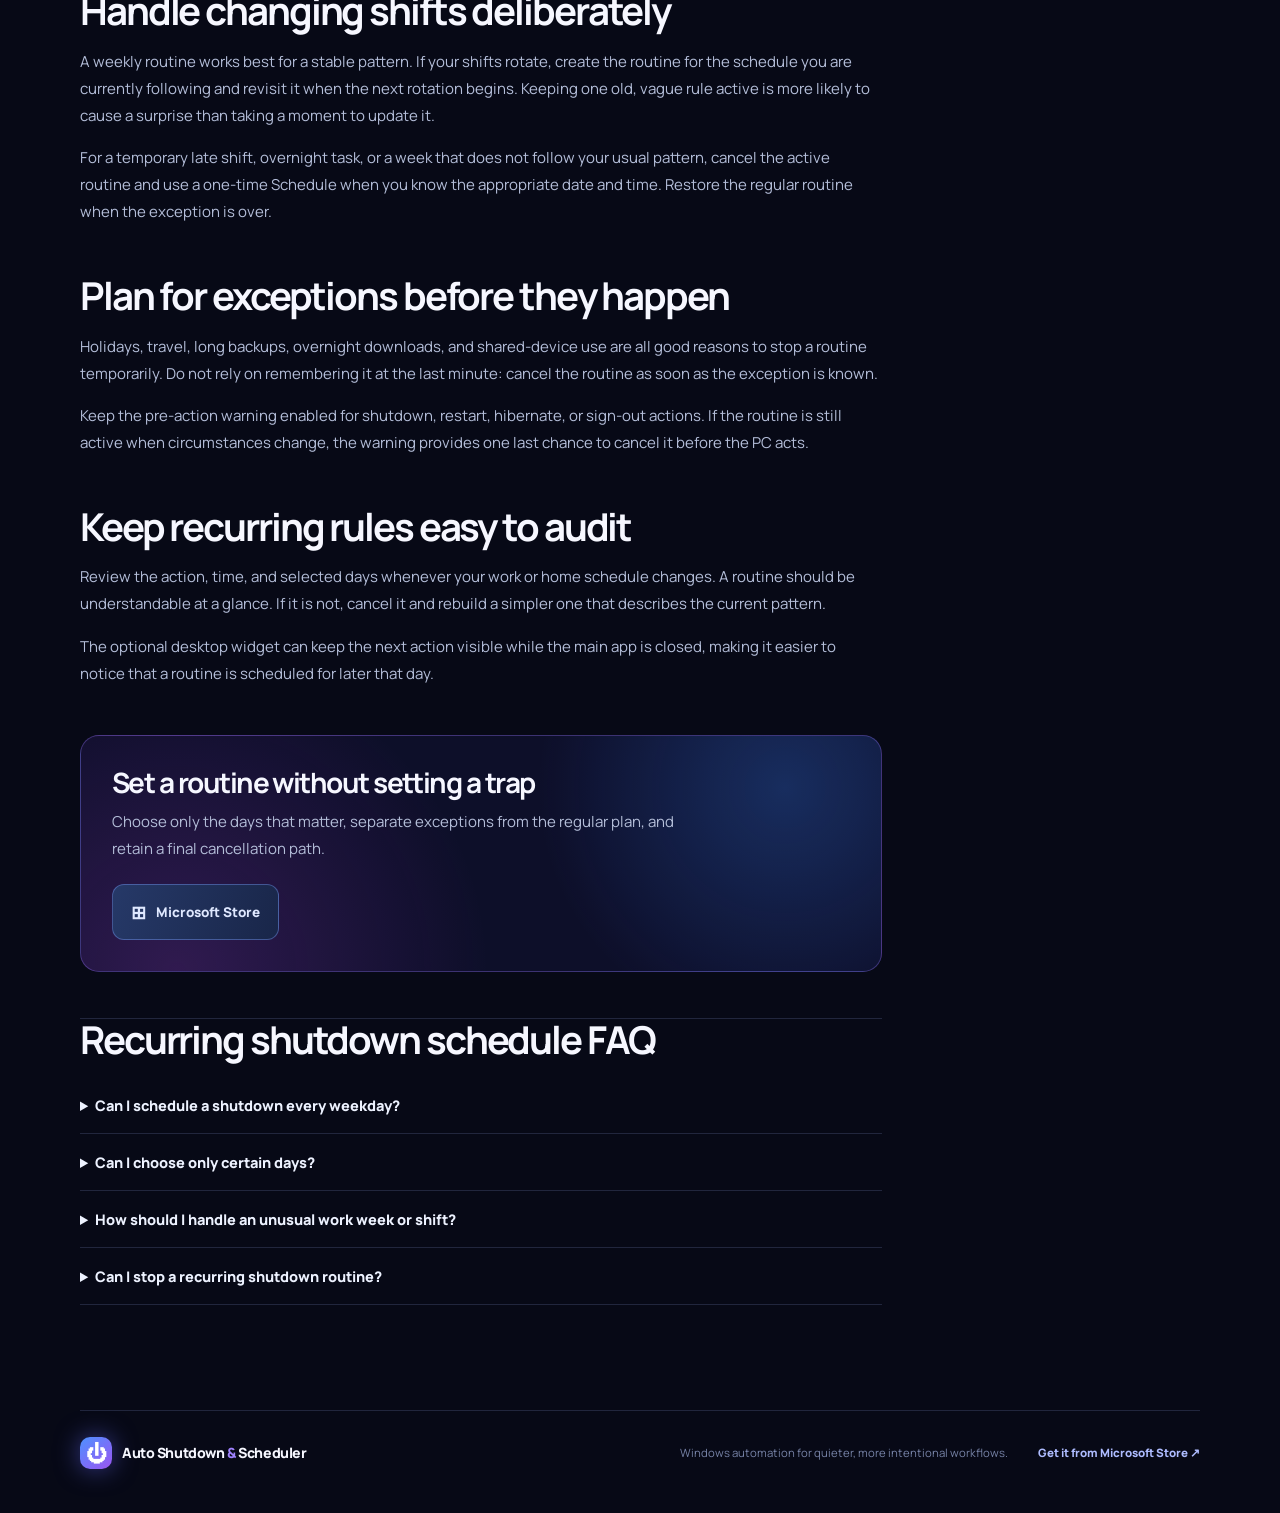
<file: docs/recurring-shutdown-schedule-windows/index.html>
<!doctype html>
<html lang="en">
  <head>
    <meta charset="UTF-8" />
    <meta name="viewport" content="width=device-width, initial-scale=1.0" />
    <meta name="description" content="Create a recurring shutdown schedule on Windows for weekdays, selected days, changing shifts, and temporary exceptions. Keep PC routines clear and easy to cancel." />
    <meta name="robots" content="index, follow, max-image-preview:large" />
    <meta name="theme-color" content="#070916" />
    <link rel="icon" href="../favicon.ico" sizes="any" />
    <link rel="canonical" href="https://idyllesoft.github.io/Smart-Auto-Shutdown-Scheduler-for-Windows/recurring-shutdown-schedule-windows/" />
    <meta property="og:type" content="article" />
    <meta property="og:url" content="https://idyllesoft.github.io/Smart-Auto-Shutdown-Scheduler-for-Windows/recurring-shutdown-schedule-windows/" />
    <meta property="og:site_name" content="Auto Shutdown &amp; Scheduler" />
    <meta property="og:title" content="Create a Recurring Shutdown Schedule on Windows" />
    <meta property="og:description" content="Schedule Windows shutdowns for weekdays, selected days, changing work patterns, and exceptions." />
    <meta name="twitter:card" content="summary" />
    <meta name="twitter:title" content="Create a Recurring Shutdown Schedule on Windows" />
    <meta name="twitter:description" content="Schedule Windows shutdowns for weekdays, selected days, changing work patterns, and exceptions." />
    <title>Create a Recurring Shutdown Schedule on Windows</title>
    <link rel="preconnect" href="https://fonts.googleapis.com" />
    <link rel="preconnect" href="https://fonts.gstatic.com" crossorigin />
    <link href="https://fonts.googleapis.com/css2?family=DM+Mono:wght@400;500&amp;family=Manrope:wght@400;500;600;700;800&amp;display=swap" rel="stylesheet" />
    <link rel="stylesheet" href="../styles.css?v=20260906-1" />
    <script type="application/ld+json">
      {
        "@context": "https://schema.org",
        "@type": "Article",
        "headline": "Create a Recurring Shutdown Schedule on Windows",
        "description": "A practical guide to setting Windows shutdown routines for workweeks, selected days, changing shifts, and exceptions.",
        "mainEntityOfPage": "https://idyllesoft.github.io/Smart-Auto-Shutdown-Scheduler-for-Windows/recurring-shutdown-schedule-windows/",
        "author": { "@type": "Organization", "name": "Idylle Soft" },
        "publisher": { "@type": "Organization", "name": "Idylle Soft" }
      }
    </script>
  </head>
  <body>
    <div class="sky" aria-hidden="true"></div>
    <header class="site-header guide-header">
      <a class="brand" href="../" aria-label="Auto Shutdown &amp; Scheduler home">
        <span class="brand-mark">⏻</span>
        <span>Auto Shutdown <em>&amp;</em> Scheduler</span>
      </a>
      <nav aria-label="Primary navigation">
        <a href="../#features">Features</a>
        <a href="../#pro">Pro</a>
        <a href="../#contact">Contact</a>
      </nav>
      <a class="header-store" href="https://apps.microsoft.com/detail/9N622WG5KQGD">Microsoft Store <span>↗</span></a>
    </header>

    <main>
      <section class="guide-hero section-wrap">
        <p class="eyebrow"><span></span> WINDOWS 11 &amp; WINDOWS 10 GUIDE</p>
        <h1>Make a shutdown routine<br /><i>that follows your real week.</i></h1>
        <p class="guide-lede">A recurring shutdown schedule does not have to mean every night. Select the days that fit your workweek, adapt it to a changing shift pattern, and cancel it whenever an exception matters more than the routine.</p>
      </section>

      <div class="guide-layout section-wrap">
        <article class="guide-article">
          <h2 id="routine">Use Routine for repeating patterns</h2>
          <p>Open <strong>Routine</strong> when the same action should run more than once. Choose the action, choose the time, and select the days. This keeps a recurring plan separate from a one-time Schedule, so you can immediately see whether a shutdown will repeat next week.</p>
          <p>The best rule is the narrowest one that fits your normal pattern. Rather than choosing every day by habit, select only the days when the computer really should finish its session at that time.</p>
          <div class="guide-note"><strong>Use a one-time Schedule for a single date:</strong> Routine is for repeating days. When you only need one special action, a separate one-time plan is clearer and easier to review.</div>

          <h2 id="weekdays">Weekdays and selected days</h2>
          <p>Most routines fall into one of three patterns:</p>
          <ol class="guide-steps">
            <li><strong>Weekdays:</strong> select Monday through Friday for a desk PC that should end its workday consistently.</li>
            <li><strong>Selected days:</strong> choose only the evenings that match classes, appointments, game nights, or a part-time work pattern.</li>
            <li><strong>Every day:</strong> use this only when the household or device truly follows the same overnight routine every day.</li>
          </ol>
          <p>After creating the routine, look at the selected day buttons once more before starting it. Most recurring-schedule mistakes come from a day being included by accident, not from the time itself.</p>

          <h2 id="shifts">Handle changing shifts deliberately</h2>
          <p>A weekly routine works best for a stable pattern. If your shifts rotate, create the routine for the schedule you are currently following and revisit it when the next rotation begins. Keeping one old, vague rule active is more likely to cause a surprise than taking a moment to update it.</p>
          <p>For a temporary late shift, overnight task, or a week that does not follow your usual pattern, cancel the active routine and use a one-time Schedule when you know the appropriate date and time. Restore the regular routine when the exception is over.</p>

          <h2 id="exceptions">Plan for exceptions before they happen</h2>
          <p>Holidays, travel, long backups, overnight downloads, and shared-device use are all good reasons to stop a routine temporarily. Do not rely on remembering it at the last minute: cancel the routine as soon as the exception is known.</p>
          <p>Keep the pre-action warning enabled for shutdown, restart, hibernate, or sign-out actions. If the routine is still active when circumstances change, the warning provides one last chance to cancel it before the PC acts.</p>

          <h2 id="review">Keep recurring rules easy to audit</h2>
          <p>Review the action, time, and selected days whenever your work or home schedule changes. A routine should be understandable at a glance. If it is not, cancel it and rebuild a simpler one that describes the current pattern.</p>
          <p>The optional desktop widget can keep the next action visible while the main app is closed, making it easier to notice that a routine is scheduled for later that day.</p>

          <section class="guide-cta" aria-label="Download options">
            <h2>Set a routine without setting a trap</h2>
            <p>Choose only the days that matter, separate exceptions from the regular plan, and retain a final cancellation path.</p>
            <div class="hero-actions">
              <a class="button button-store" href="https://apps.microsoft.com/detail/9N622WG5KQGD"><b>⊞</b> Microsoft Store</a>
            </div>
          </section>

          <section class="guide-faq" id="faq">
            <h2>Recurring shutdown schedule FAQ</h2>
            <details>
              <summary>Can I schedule a shutdown every weekday?</summary>
              <p>Yes. Create a Routine, choose Shut Down, set the time, and select Monday through Friday.</p>
            </details>
            <details>
              <summary>Can I choose only certain days?</summary>
              <p>Yes. Select exactly the days when the routine should run instead of using an all-days schedule.</p>
            </details>
            <details>
              <summary>How should I handle an unusual work week or shift?</summary>
              <p>Cancel the active routine while the exception applies, then use a one-time Schedule for a known date and time if needed. Restore or update the routine afterward.</p>
            </details>
            <details>
              <summary>Can I stop a recurring shutdown routine?</summary>
              <p>Yes. Cancel the active Routine before its next action. Review it again when your normal schedule resumes.</p>
            </details>
          </section>
        </article>

        <aside class="guide-aside" aria-label="On this page">
          <p>ON THIS PAGE</p>
          <a href="#routine">Use Routine</a>
          <a href="#weekdays">Weekdays and selected days</a>
          <a href="#shifts">Changing shifts</a>
          <a href="#exceptions">Plan exceptions</a>
          <a href="#review">Review rules</a>
          <a href="#faq">FAQ</a>
          <a href="../auto-shutdown-every-night/">← Shut down every night</a>
          <a href="../">← Back to product overview</a>
        </aside>
      </div>
    </main>

    <footer class="site-footer section-wrap">
      <a class="brand" href="../"><span class="brand-mark">⏻</span><span>Auto Shutdown <em>&amp;</em> Scheduler</span></a>
      <p>Windows automation for quieter, more intentional workflows.</p>
      <a href="https://apps.microsoft.com/detail/9N622WG5KQGD">Get it from Microsoft Store ↗</a>
    </footer>
  </body>
</html>
</file>
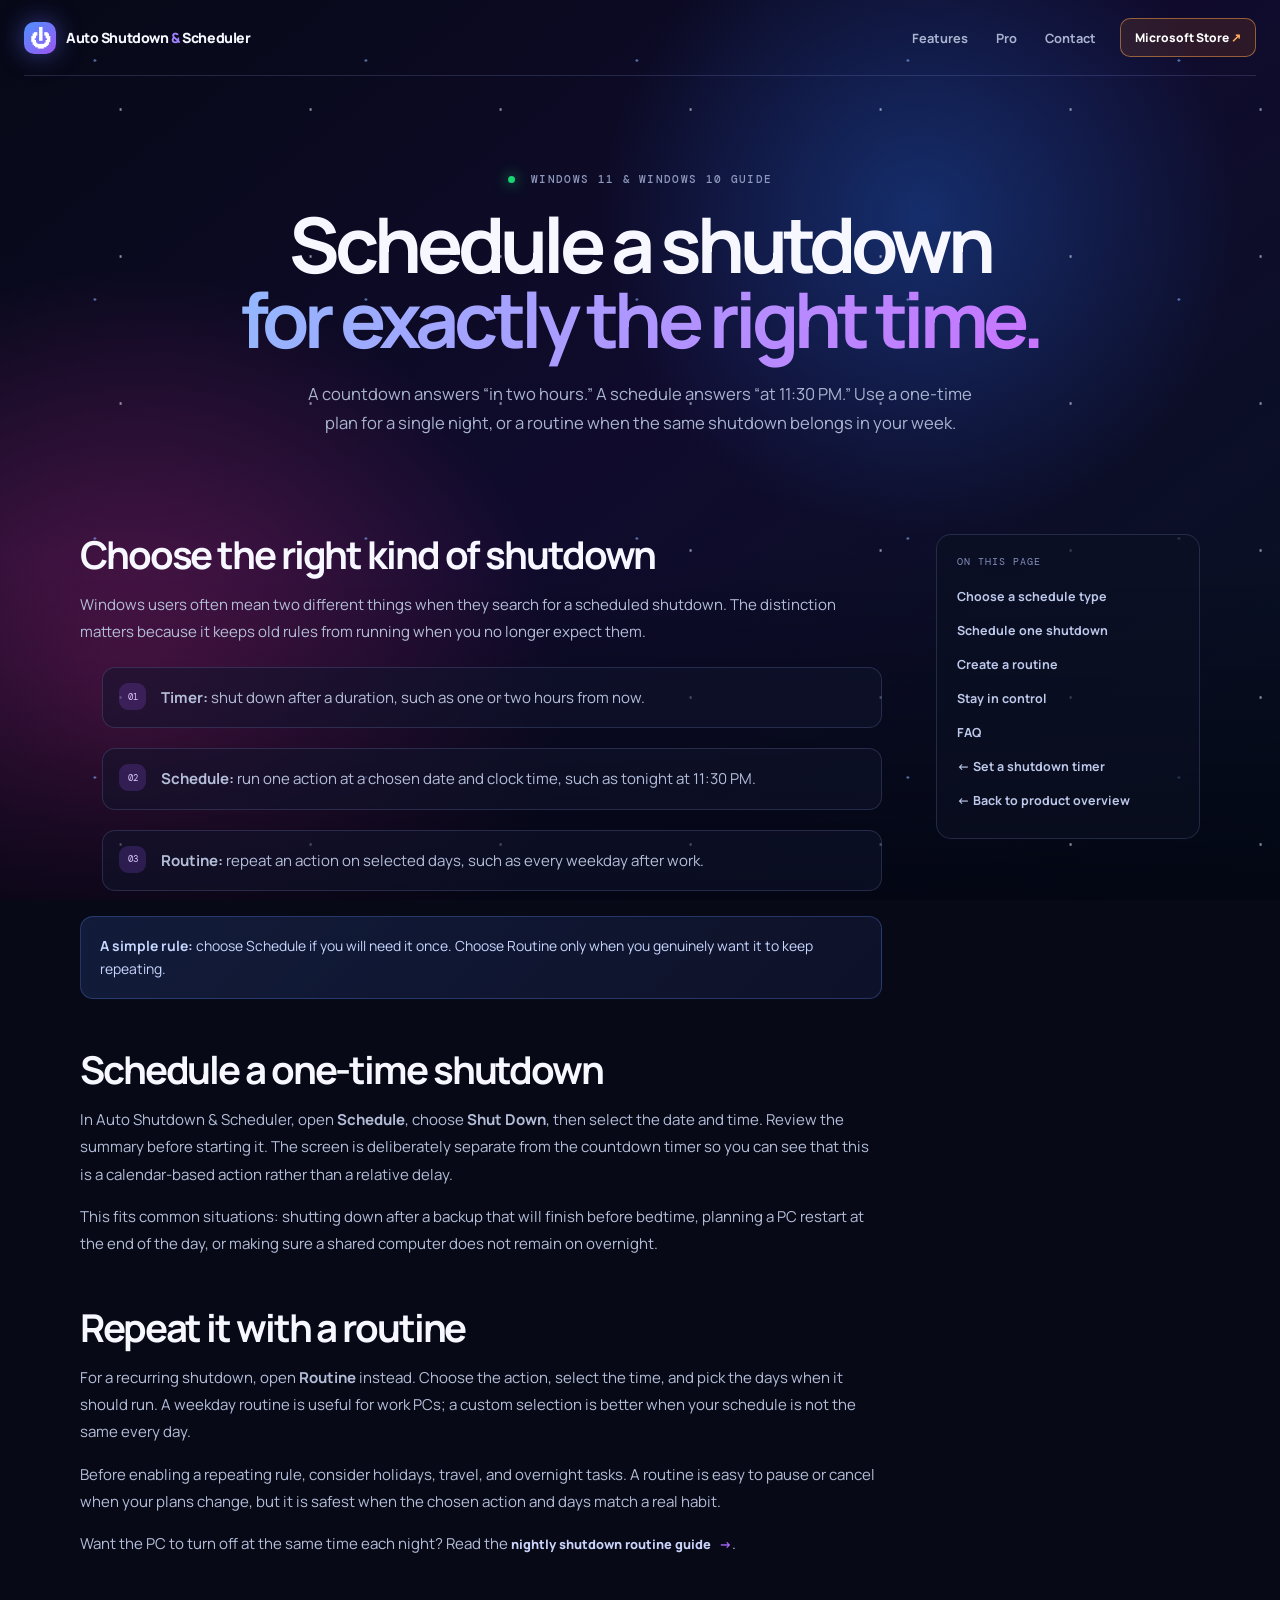
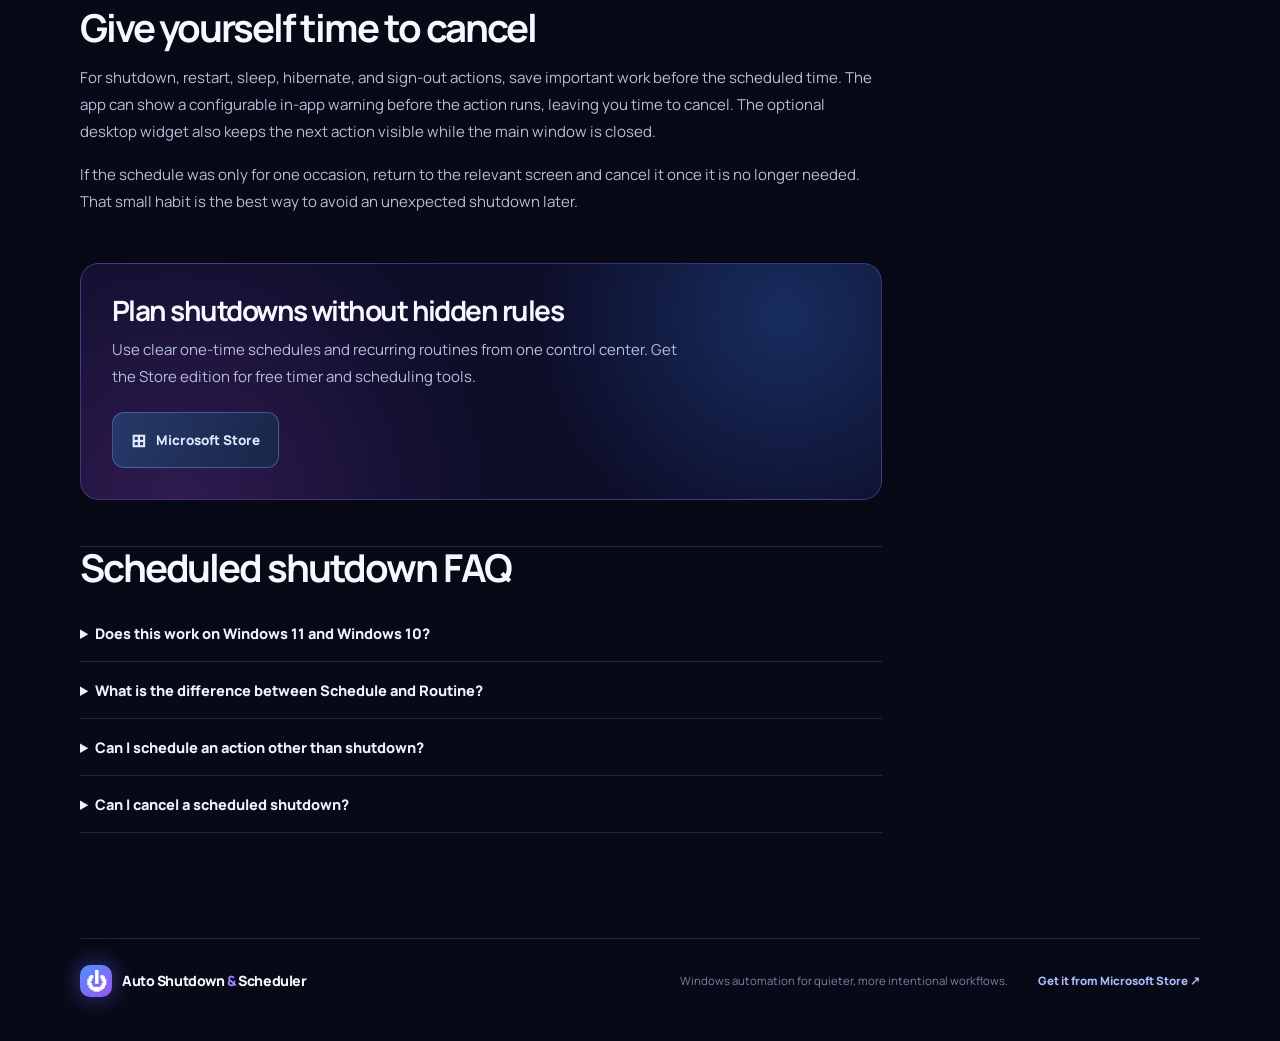
<file: docs/schedule-shutdown-windows/index.html>
<!doctype html>
<html lang="en">
  <head>
    <meta charset="UTF-8" />
    <meta name="viewport" content="width=device-width, initial-scale=1.0" />
    <meta name="description" content="Learn how to schedule a shutdown at a specific time on Windows 11 or Windows 10, whether it runs once or repeats every day or week." />
    <meta name="robots" content="index, follow, max-image-preview:large" />
    <meta name="theme-color" content="#070916" />
    <link rel="icon" href="../favicon.ico" sizes="any" />
    <link rel="canonical" href="https://idyllesoft.github.io/Smart-Auto-Shutdown-Scheduler-for-Windows/schedule-shutdown-windows/" />
    <meta property="og:type" content="article" />
    <meta property="og:url" content="https://idyllesoft.github.io/Smart-Auto-Shutdown-Scheduler-for-Windows/schedule-shutdown-windows/" />
    <meta property="og:site_name" content="Auto Shutdown &amp; Scheduler" />
    <meta property="og:title" content="How to Schedule a Shutdown at a Specific Time on Windows" />
    <meta property="og:description" content="Schedule a Windows shutdown for a chosen time, either once or as a recurring routine." />
    <meta name="twitter:card" content="summary" />
    <meta name="twitter:title" content="How to Schedule a Shutdown at a Specific Time on Windows" />
    <meta name="twitter:description" content="Schedule a Windows shutdown for a chosen time, either once or as a recurring routine." />
    <title>How to Schedule a Shutdown at a Specific Time on Windows</title>
    <link rel="preconnect" href="https://fonts.googleapis.com" />
    <link rel="preconnect" href="https://fonts.gstatic.com" crossorigin />
    <link href="https://fonts.googleapis.com/css2?family=DM+Mono:wght@400;500&amp;family=Manrope:wght@400;500;600;700;800&amp;display=swap" rel="stylesheet" />
    <link rel="stylesheet" href="../styles.css?v=20260906-1" />
    <script type="application/ld+json">
      {
        "@context": "https://schema.org",
        "@type": "Article",
        "headline": "How to Schedule a Shutdown at a Specific Time on Windows",
        "description": "A practical guide to scheduling one-time and recurring shutdowns on Windows 11 and Windows 10.",
        "mainEntityOfPage": "https://idyllesoft.github.io/Smart-Auto-Shutdown-Scheduler-for-Windows/schedule-shutdown-windows/",
        "author": { "@type": "Organization", "name": "Idylle Soft" },
        "publisher": { "@type": "Organization", "name": "Idylle Soft" }
      }
    </script>
  </head>
  <body>
    <div class="sky" aria-hidden="true"></div>
    <header class="site-header guide-header">
      <a class="brand" href="../" aria-label="Auto Shutdown &amp; Scheduler home">
        <span class="brand-mark">⏻</span>
        <span>Auto Shutdown <em>&amp;</em> Scheduler</span>
      </a>
      <nav aria-label="Primary navigation">
        <a href="../#features">Features</a>
        <a href="../#pro">Pro</a>
        <a href="../#contact">Contact</a>
      </nav>
      <a class="header-store" href="https://apps.microsoft.com/detail/9N622WG5KQGD">Microsoft Store <span>↗</span></a>
    </header>

    <main>
      <section class="guide-hero section-wrap">
        <p class="eyebrow"><span></span> WINDOWS 11 &amp; WINDOWS 10 GUIDE</p>
        <h1>Schedule a shutdown<br /><i>for exactly the right time.</i></h1>
        <p class="guide-lede">A countdown answers “in two hours.” A schedule answers “at 11:30 PM.” Use a one-time plan for a single night, or a routine when the same shutdown belongs in your week.</p>
      </section>

      <div class="guide-layout section-wrap">
        <article class="guide-article">
          <h2 id="choose">Choose the right kind of shutdown</h2>
          <p>Windows users often mean two different things when they search for a scheduled shutdown. The distinction matters because it keeps old rules from running when you no longer expect them.</p>
          <ol class="guide-steps">
            <li><strong>Timer:</strong> shut down after a duration, such as one or two hours from now.</li>
            <li><strong>Schedule:</strong> run one action at a chosen date and clock time, such as tonight at 11:30 PM.</li>
            <li><strong>Routine:</strong> repeat an action on selected days, such as every weekday after work.</li>
          </ol>
          <div class="guide-note"><strong>A simple rule:</strong> choose Schedule if you will need it once. Choose Routine only when you genuinely want it to keep repeating.</div>

          <h2 id="one-time">Schedule a one-time shutdown</h2>
          <p>In Auto Shutdown &amp; Scheduler, open <strong>Schedule</strong>, choose <strong>Shut Down</strong>, then select the date and time. Review the summary before starting it. The screen is deliberately separate from the countdown timer so you can see that this is a calendar-based action rather than a relative delay.</p>
          <p>This fits common situations: shutting down after a backup that will finish before bedtime, planning a PC restart at the end of the day, or making sure a shared computer does not remain on overnight.</p>

          <h2 id="recurring">Repeat it with a routine</h2>
          <p>For a recurring shutdown, open <strong>Routine</strong> instead. Choose the action, select the time, and pick the days when it should run. A weekday routine is useful for work PCs; a custom selection is better when your schedule is not the same every day.</p>
          <p>Before enabling a repeating rule, consider holidays, travel, and overnight tasks. A routine is easy to pause or cancel when your plans change, but it is safest when the chosen action and days match a real habit.</p>
          <p>Want the PC to turn off at the same time each night? Read the <a class="text-link" href="../auto-shutdown-every-night/">nightly shutdown routine guide <span>→</span></a>.</p>

          <h2 id="safe">Give yourself time to cancel</h2>
          <p>For shutdown, restart, sleep, hibernate, and sign-out actions, save important work before the scheduled time. The app can show a configurable in-app warning before the action runs, leaving you time to cancel. The optional desktop widget also keeps the next action visible while the main window is closed.</p>
          <p>If the schedule was only for one occasion, return to the relevant screen and cancel it once it is no longer needed. That small habit is the best way to avoid an unexpected shutdown later.</p>

          <section class="guide-cta" aria-label="Download options">
            <h2>Plan shutdowns without hidden rules</h2>
            <p>Use clear one-time schedules and recurring routines from one control center. Get the Store edition for free timer and scheduling tools.</p>
            <div class="hero-actions">
              <a class="button button-store" href="https://apps.microsoft.com/detail/9N622WG5KQGD"><b>⊞</b> Microsoft Store</a>
            </div>
          </section>

          <section class="guide-faq" id="faq">
            <h2>Scheduled shutdown FAQ</h2>
            <details>
              <summary>Does this work on Windows 11 and Windows 10?</summary>
              <p>Yes. Auto Shutdown &amp; Scheduler supports Windows 11 and Windows 10.</p>
            </details>
            <details>
              <summary>What is the difference between Schedule and Routine?</summary>
              <p>Schedule is for one date and time. Routine repeats on the days you choose. Using the correct option keeps your plans easy to review.</p>
            </details>
            <details>
              <summary>Can I schedule an action other than shutdown?</summary>
              <p>Yes. Choose Restart, Sleep, Hibernate, Lock, or Sign Out instead of Shut Down when that better matches your plan.</p>
            </details>
            <details>
              <summary>Can I cancel a scheduled shutdown?</summary>
              <p>Yes. Return to the active Schedule or Routine and cancel it before its action runs.</p>
            </details>
          </section>
        </article>

        <aside class="guide-aside" aria-label="On this page">
          <p>ON THIS PAGE</p>
          <a href="#choose">Choose a schedule type</a>
          <a href="#one-time">Schedule one shutdown</a>
          <a href="#recurring">Create a routine</a>
          <a href="#safe">Stay in control</a>
          <a href="#faq">FAQ</a>
          <a href="../shutdown-timer-windows/">← Set a shutdown timer</a>
          <a href="../">← Back to product overview</a>
        </aside>
      </div>
    </main>

    <footer class="site-footer section-wrap">
      <a class="brand" href="../"><span class="brand-mark">⏻</span><span>Auto Shutdown <em>&amp;</em> Scheduler</span></a>
      <p>Windows automation for quieter, more intentional workflows.</p>
      <a href="https://apps.microsoft.com/detail/9N622WG5KQGD">Get it from Microsoft Store ↗</a>
    </footer>
  </body>
</html>
</file>
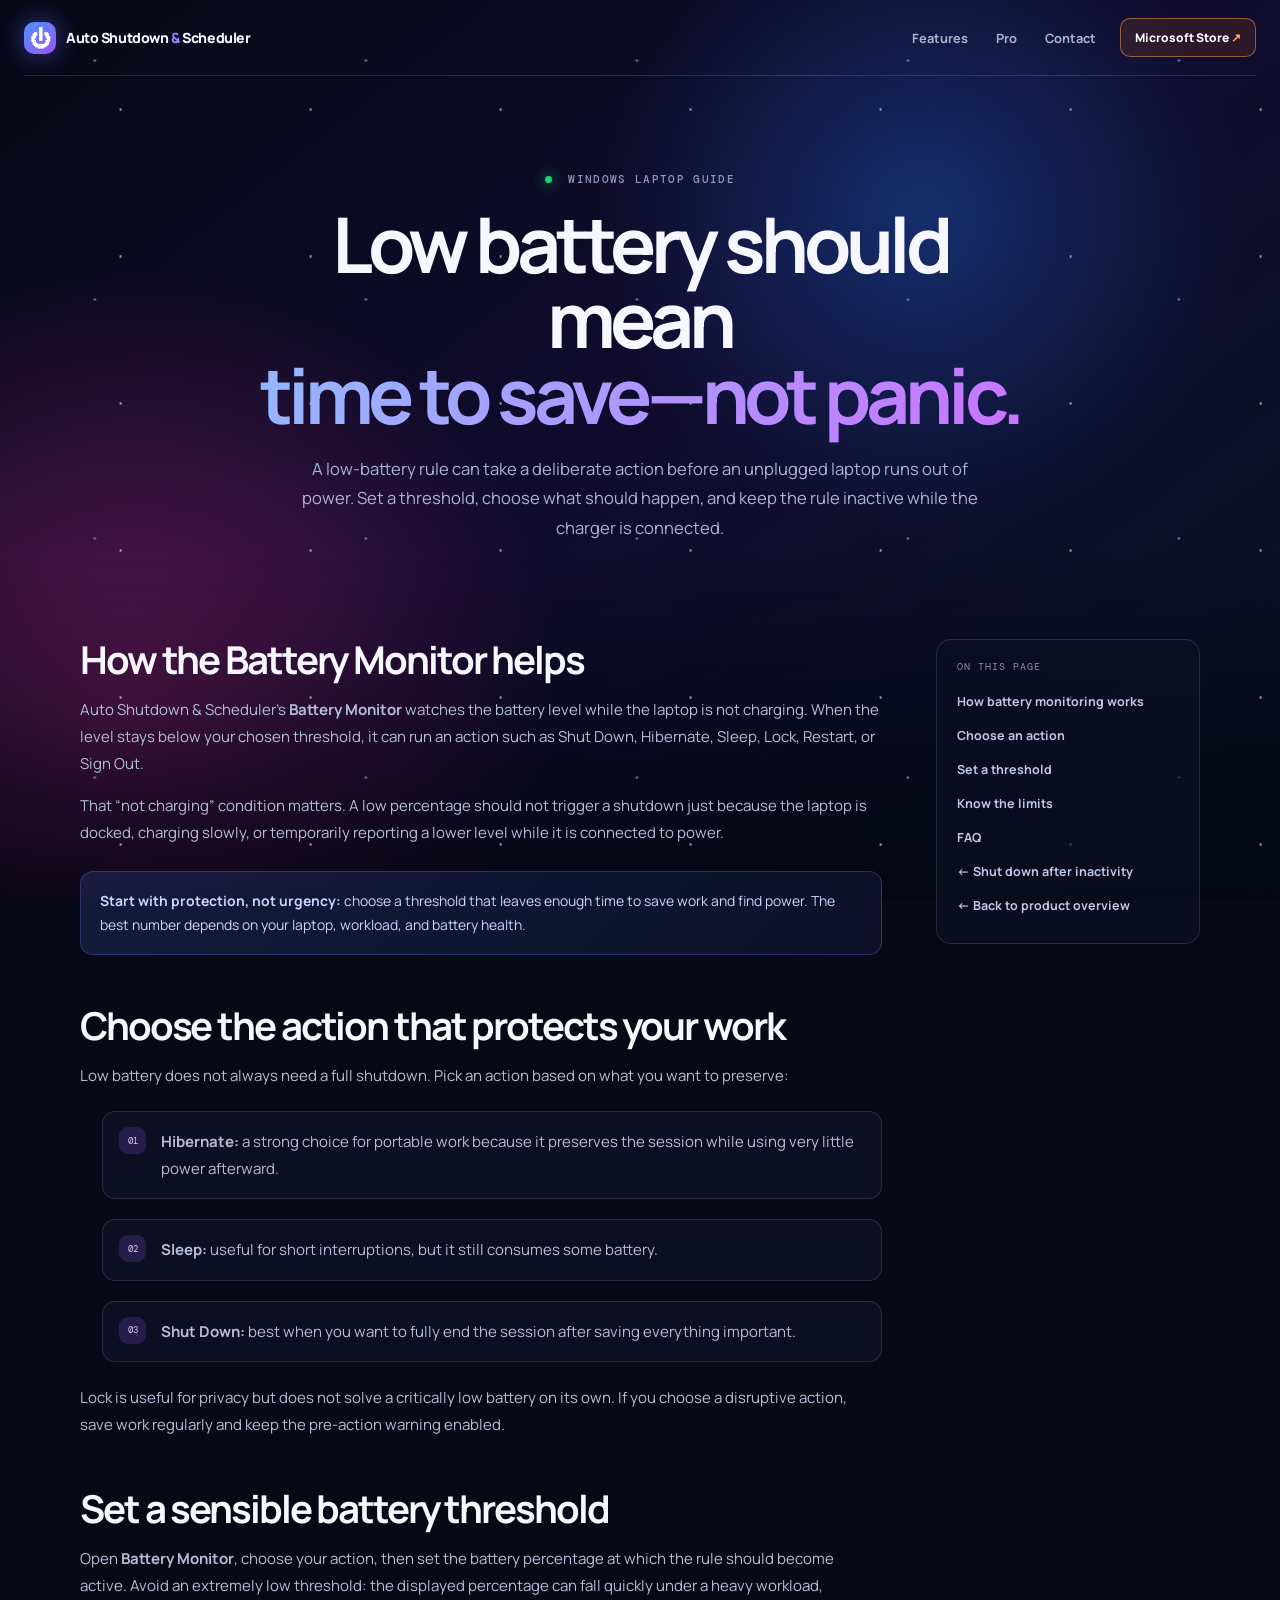
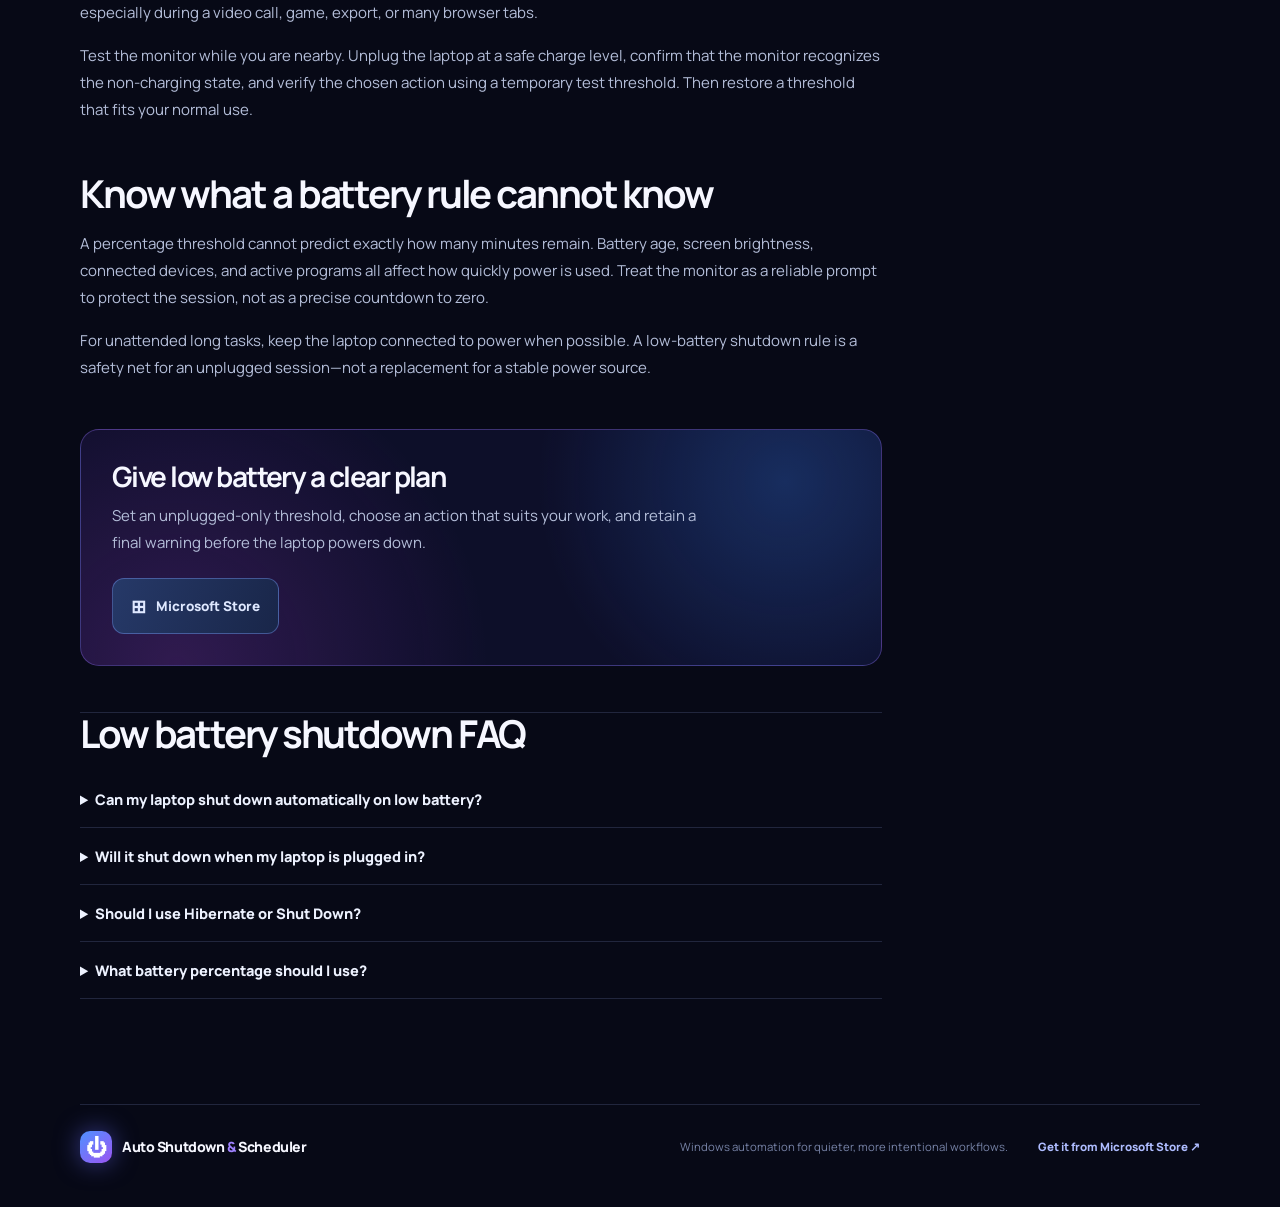
<file: docs/shut-down-pc-on-low-battery/index.html>
<!doctype html>
<html lang="en">
  <head>
    <meta charset="UTF-8" />
    <meta name="viewport" content="width=device-width, initial-scale=1.0" />
    <meta name="description" content="Automatically shut down, hibernate, sleep, or lock your Windows laptop when the battery gets low. Set a safe battery threshold that only acts while unplugged." />
    <meta name="robots" content="index, follow, max-image-preview:large" />
    <meta name="theme-color" content="#070916" />
    <link rel="icon" href="../favicon.ico" sizes="any" />
    <link rel="canonical" href="https://idyllesoft.github.io/Smart-Auto-Shutdown-Scheduler-for-Windows/shut-down-pc-on-low-battery/" />
    <meta property="og:type" content="article" />
    <meta property="og:url" content="https://idyllesoft.github.io/Smart-Auto-Shutdown-Scheduler-for-Windows/shut-down-pc-on-low-battery/" />
    <meta property="og:site_name" content="Auto Shutdown &amp; Scheduler" />
    <meta property="og:title" content="Automatically Shut Down Your PC on Low Battery" />
    <meta property="og:description" content="Set a Windows laptop action for low battery—only while unplugged—before a low charge becomes a lost work session." />
    <meta name="twitter:card" content="summary" />
    <meta name="twitter:title" content="Automatically Shut Down Your PC on Low Battery" />
    <meta name="twitter:description" content="Set a Windows laptop action for low battery before a low charge becomes a lost work session." />
    <title>Automatically Shut Down Your PC on Low Battery</title>
    <link rel="preconnect" href="https://fonts.googleapis.com" />
    <link rel="preconnect" href="https://fonts.gstatic.com" crossorigin />
    <link href="https://fonts.googleapis.com/css2?family=DM+Mono:wght@400;500&amp;family=Manrope:wght@400;600;700;800&amp;display=swap" rel="stylesheet" />
    <link rel="stylesheet" href="../styles.css?v=20260906-1" />
    <script type="application/ld+json">
      {
        "@context": "https://schema.org",
        "@type": "Article",
        "headline": "Automatically Shut Down Your PC on Low Battery",
        "description": "A practical guide to setting a low-battery action for a Windows laptop.",
        "mainEntityOfPage": "https://idyllesoft.github.io/Smart-Auto-Shutdown-Scheduler-for-Windows/shut-down-pc-on-low-battery/",
        "author": { "@type": "Organization", "name": "Idylle Soft" },
        "publisher": { "@type": "Organization", "name": "Idylle Soft" }
      }
    </script>
  </head>
  <body>
    <div class="sky" aria-hidden="true"></div>
    <header class="site-header guide-header">
      <a class="brand" href="../" aria-label="Auto Shutdown &amp; Scheduler home">
        <span class="brand-mark">⏻</span>
        <span>Auto Shutdown <em>&amp;</em> Scheduler</span>
      </a>
      <nav aria-label="Primary navigation">
        <a href="../#features">Features</a>
        <a href="../#pro">Pro</a>
        <a href="../#contact">Contact</a>
      </nav>
      <a class="header-store" href="https://apps.microsoft.com/detail/9N622WG5KQGD">Microsoft Store <span>↗</span></a>
    </header>

    <main>
      <section class="guide-hero section-wrap">
        <p class="eyebrow"><span></span> WINDOWS LAPTOP GUIDE</p>
        <h1>Low battery should mean<br /><i>time to save—not panic.</i></h1>
        <p class="guide-lede">A low-battery rule can take a deliberate action before an unplugged laptop runs out of power. Set a threshold, choose what should happen, and keep the rule inactive while the charger is connected.</p>
      </section>

      <div class="guide-layout section-wrap">
        <article class="guide-article">
          <h2 id="monitor">How the Battery Monitor helps</h2>
          <p>Auto Shutdown &amp; Scheduler’s <strong>Battery Monitor</strong> watches the battery level while the laptop is not charging. When the level stays below your chosen threshold, it can run an action such as Shut Down, Hibernate, Sleep, Lock, Restart, or Sign Out.</p>
          <p>That “not charging” condition matters. A low percentage should not trigger a shutdown just because the laptop is docked, charging slowly, or temporarily reporting a lower level while it is connected to power.</p>
          <div class="guide-note"><strong>Start with protection, not urgency:</strong> choose a threshold that leaves enough time to save work and find power. The best number depends on your laptop, workload, and battery health.</div>

          <h2 id="action">Choose the action that protects your work</h2>
          <p>Low battery does not always need a full shutdown. Pick an action based on what you want to preserve:</p>
          <ol class="guide-steps">
            <li><strong>Hibernate:</strong> a strong choice for portable work because it preserves the session while using very little power afterward.</li>
            <li><strong>Sleep:</strong> useful for short interruptions, but it still consumes some battery.</li>
            <li><strong>Shut Down:</strong> best when you want to fully end the session after saving everything important.</li>
          </ol>
          <p>Lock is useful for privacy but does not solve a critically low battery on its own. If you choose a disruptive action, save work regularly and keep the pre-action warning enabled.</p>

          <h2 id="setup">Set a sensible battery threshold</h2>
          <p>Open <strong>Battery Monitor</strong>, choose your action, then set the battery percentage at which the rule should become active. Avoid an extremely low threshold: the displayed percentage can fall quickly under a heavy workload, especially during a video call, game, export, or many browser tabs.</p>
          <p>Test the monitor while you are nearby. Unplug the laptop at a safe charge level, confirm that the monitor recognizes the non-charging state, and verify the chosen action using a temporary test threshold. Then restore a threshold that fits your normal use.</p>

          <h2 id="limits">Know what a battery rule cannot know</h2>
          <p>A percentage threshold cannot predict exactly how many minutes remain. Battery age, screen brightness, connected devices, and active programs all affect how quickly power is used. Treat the monitor as a reliable prompt to protect the session, not as a precise countdown to zero.</p>
          <p>For unattended long tasks, keep the laptop connected to power when possible. A low-battery shutdown rule is a safety net for an unplugged session—not a replacement for a stable power source.</p>

          <section class="guide-cta" aria-label="Download options">
            <h2>Give low battery a clear plan</h2>
            <p>Set an unplugged-only threshold, choose an action that suits your work, and retain a final warning before the laptop powers down.</p>
            <div class="hero-actions">
              <a class="button button-store" href="https://apps.microsoft.com/detail/9N622WG5KQGD"><b>⊞</b> Microsoft Store</a>
            </div>
          </section>

          <section class="guide-faq" id="faq">
            <h2>Low battery shutdown FAQ</h2>
            <details>
              <summary>Can my laptop shut down automatically on low battery?</summary>
              <p>Yes. Set a Battery Monitor threshold, choose an action, and the monitor can run it when the battery remains below that level while not charging.</p>
            </details>
            <details>
              <summary>Will it shut down when my laptop is plugged in?</summary>
              <p>No. The Battery Monitor condition includes a non-charging state, so it is designed to act only while the laptop is running on battery.</p>
            </details>
            <details>
              <summary>Should I use Hibernate or Shut Down?</summary>
              <p>Hibernate usually preserves your open session and is often the more forgiving low-battery action. Shut Down is appropriate after you have saved work and want the computer fully off.</p>
            </details>
            <details>
              <summary>What battery percentage should I use?</summary>
              <p>Choose a level that leaves enough time to save work under your normal workload. Test it and adjust based on how quickly your own laptop discharges.</p>
            </details>
          </section>
        </article>

        <aside class="guide-aside" aria-label="On this page">
          <p>ON THIS PAGE</p>
          <a href="#monitor">How battery monitoring works</a>
          <a href="#action">Choose an action</a>
          <a href="#setup">Set a threshold</a>
          <a href="#limits">Know the limits</a>
          <a href="#faq">FAQ</a>
          <a href="../auto-shutdown-after-inactivity/">← Shut down after inactivity</a>
          <a href="../">← Back to product overview</a>
        </aside>
      </div>
    </main>

    <footer class="site-footer section-wrap">
      <a class="brand" href="../"><span class="brand-mark">⏻</span><span>Auto Shutdown <em>&amp;</em> Scheduler</span></a>
      <p>Windows automation for quieter, more intentional workflows.</p>
      <a href="https://apps.microsoft.com/detail/9N622WG5KQGD">Get it from Microsoft Store ↗</a>
    </footer>
  </body>
</html>
</file>
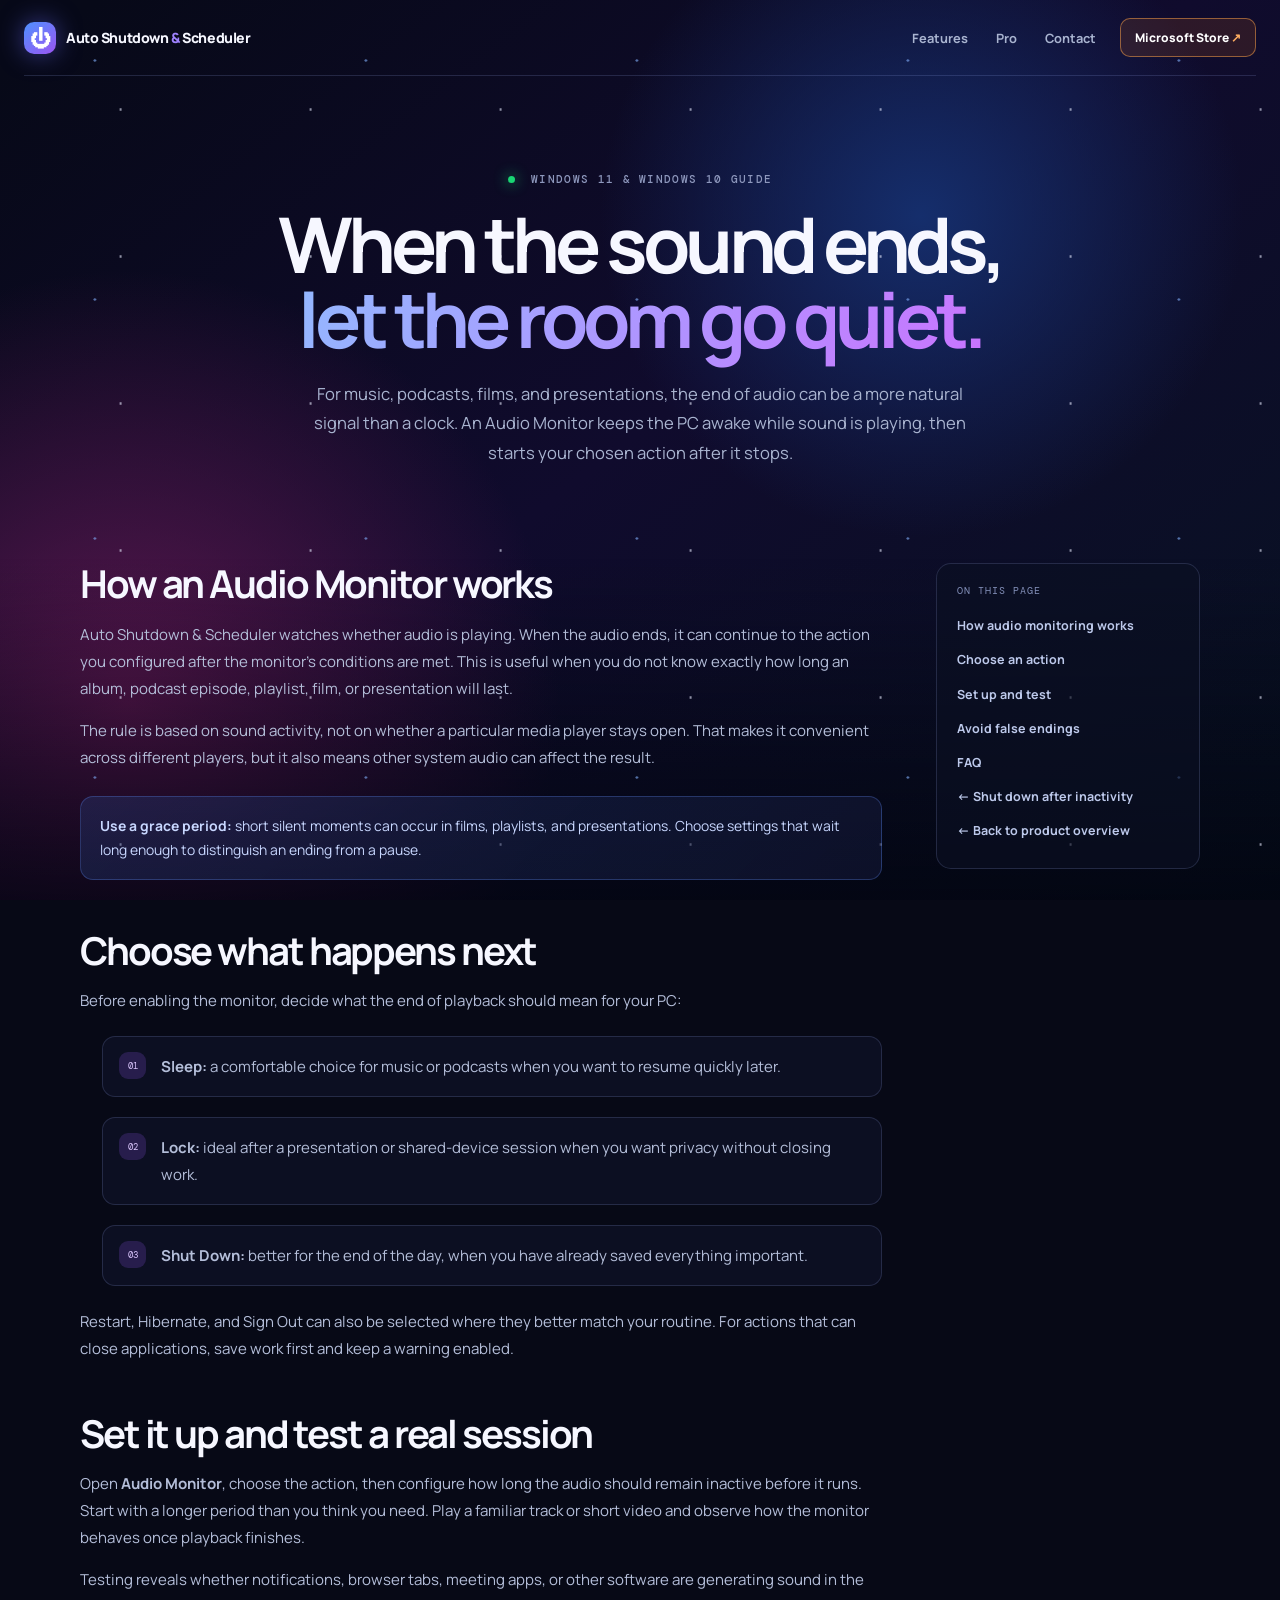
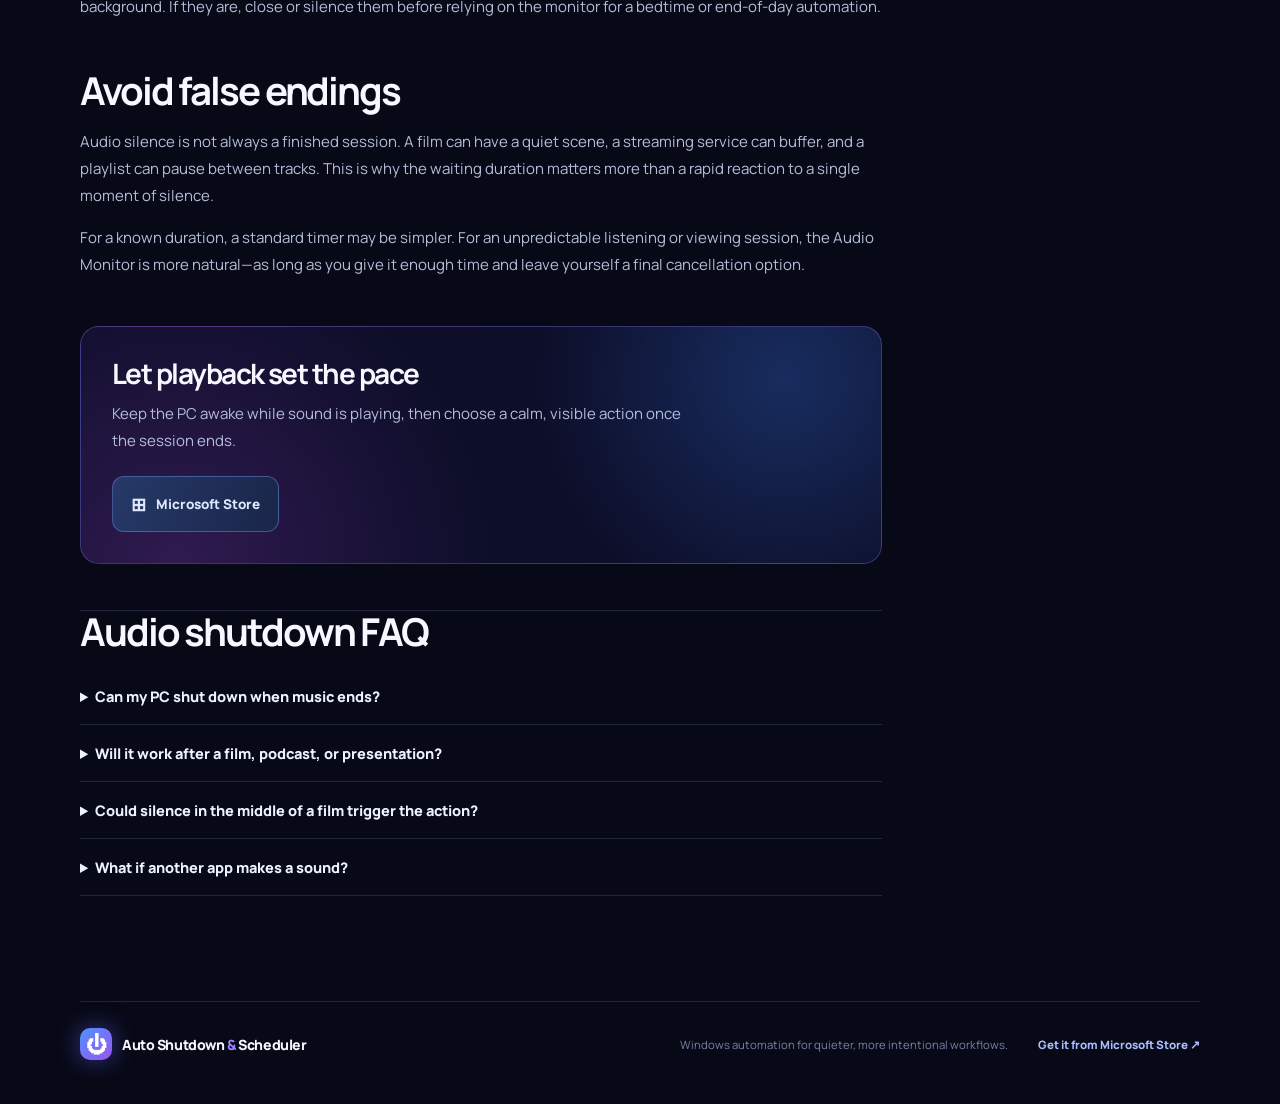
<file: docs/shutdown-after-audio-stops/index.html>
<!doctype html>
<html lang="en">
  <head>
    <meta charset="UTF-8" />
    <meta name="viewport" content="width=device-width, initial-scale=1.0" />
    <meta name="description" content="Automatically shut down, sleep, or lock your Windows PC after music, a film, podcast, or presentation audio stops. Learn how to use an audio monitor safely." />
    <meta name="robots" content="index, follow, max-image-preview:large" />
    <meta name="theme-color" content="#070916" />
    <link rel="icon" href="../favicon.ico" sizes="any" />
    <link rel="canonical" href="https://idyllesoft.github.io/Smart-Auto-Shutdown-Scheduler-for-Windows/shutdown-after-audio-stops/" />
    <meta property="og:type" content="article" />
    <meta property="og:url" content="https://idyllesoft.github.io/Smart-Auto-Shutdown-Scheduler-for-Windows/shutdown-after-audio-stops/" />
    <meta property="og:site_name" content="Auto Shutdown &amp; Scheduler" />
    <meta property="og:title" content="Shut Down Your PC After Audio Stops" />
    <meta property="og:description" content="Let Windows lock, sleep, or shut down after music, a film, podcast, or presentation audio ends." />
    <meta name="twitter:card" content="summary" />
    <meta name="twitter:title" content="Shut Down Your PC After Audio Stops" />
    <meta name="twitter:description" content="Let Windows lock, sleep, or shut down after audio ends." />
    <title>Shut Down Your PC After Audio Stops</title>
    <link rel="preconnect" href="https://fonts.googleapis.com" />
    <link rel="preconnect" href="https://fonts.gstatic.com" crossorigin />
    <link href="https://fonts.googleapis.com/css2?family=DM+Mono:wght@400;500&amp;family=Manrope:wght@400;500;600;700;800&amp;display=swap" rel="stylesheet" />
    <link rel="stylesheet" href="../styles.css?v=20260906-1" />
    <script type="application/ld+json">
      {
        "@context": "https://schema.org",
        "@type": "Article",
        "headline": "Shut Down Your PC After Audio Stops",
        "description": "A practical guide to automating a Windows action after music, films, podcasts, or presentations end.",
        "mainEntityOfPage": "https://idyllesoft.github.io/Smart-Auto-Shutdown-Scheduler-for-Windows/shutdown-after-audio-stops/",
        "author": { "@type": "Organization", "name": "Idylle Soft" },
        "publisher": { "@type": "Organization", "name": "Idylle Soft" }
      }
    </script>
  </head>
  <body>
    <div class="sky" aria-hidden="true"></div>
    <header class="site-header guide-header">
      <a class="brand" href="../" aria-label="Auto Shutdown &amp; Scheduler home">
        <span class="brand-mark">⏻</span>
        <span>Auto Shutdown <em>&amp;</em> Scheduler</span>
      </a>
      <nav aria-label="Primary navigation">
        <a href="../#features">Features</a>
        <a href="../#pro">Pro</a>
        <a href="../#contact">Contact</a>
      </nav>
      <a class="header-store" href="https://apps.microsoft.com/detail/9N622WG5KQGD">Microsoft Store <span>↗</span></a>
    </header>

    <main>
      <section class="guide-hero section-wrap">
        <p class="eyebrow"><span></span> WINDOWS 11 &amp; WINDOWS 10 GUIDE</p>
        <h1>When the sound ends,<br /><i>let the room go quiet.</i></h1>
        <p class="guide-lede">For music, podcasts, films, and presentations, the end of audio can be a more natural signal than a clock. An Audio Monitor keeps the PC awake while sound is playing, then starts your chosen action after it stops.</p>
      </section>

      <div class="guide-layout section-wrap">
        <article class="guide-article">
          <h2 id="works">How an Audio Monitor works</h2>
          <p>Auto Shutdown &amp; Scheduler watches whether audio is playing. When the audio ends, it can continue to the action you configured after the monitor’s conditions are met. This is useful when you do not know exactly how long an album, podcast episode, playlist, film, or presentation will last.</p>
          <p>The rule is based on sound activity, not on whether a particular media player stays open. That makes it convenient across different players, but it also means other system audio can affect the result.</p>
          <div class="guide-note"><strong>Use a grace period:</strong> short silent moments can occur in films, playlists, and presentations. Choose settings that wait long enough to distinguish an ending from a pause.</div>

          <h2 id="action">Choose what happens next</h2>
          <p>Before enabling the monitor, decide what the end of playback should mean for your PC:</p>
          <ol class="guide-steps">
            <li><strong>Sleep:</strong> a comfortable choice for music or podcasts when you want to resume quickly later.</li>
            <li><strong>Lock:</strong> ideal after a presentation or shared-device session when you want privacy without closing work.</li>
            <li><strong>Shut Down:</strong> better for the end of the day, when you have already saved everything important.</li>
          </ol>
          <p>Restart, Hibernate, and Sign Out can also be selected where they better match your routine. For actions that can close applications, save work first and keep a warning enabled.</p>

          <h2 id="setup">Set it up and test a real session</h2>
          <p>Open <strong>Audio Monitor</strong>, choose the action, then configure how long the audio should remain inactive before it runs. Start with a longer period than you think you need. Play a familiar track or short video and observe how the monitor behaves once playback finishes.</p>
          <p>Testing reveals whether notifications, browser tabs, meeting apps, or other software are generating sound in the background. If they are, close or silence them before relying on the monitor for a bedtime or end-of-day automation.</p>

          <h2 id="limits">Avoid false endings</h2>
          <p>Audio silence is not always a finished session. A film can have a quiet scene, a streaming service can buffer, and a playlist can pause between tracks. This is why the waiting duration matters more than a rapid reaction to a single moment of silence.</p>
          <p>For a known duration, a standard timer may be simpler. For an unpredictable listening or viewing session, the Audio Monitor is more natural—as long as you give it enough time and leave yourself a final cancellation option.</p>

          <section class="guide-cta" aria-label="Download options">
            <h2>Let playback set the pace</h2>
            <p>Keep the PC awake while sound is playing, then choose a calm, visible action once the session ends.</p>
            <div class="hero-actions">
              <a class="button button-store" href="https://apps.microsoft.com/detail/9N622WG5KQGD"><b>⊞</b> Microsoft Store</a>
            </div>
          </section>

          <section class="guide-faq" id="faq">
            <h2>Audio shutdown FAQ</h2>
            <details>
              <summary>Can my PC shut down when music ends?</summary>
              <p>Yes. Use Audio Monitor, select Shut Down, and set a suitable period for audio inactivity before the action runs.</p>
            </details>
            <details>
              <summary>Will it work after a film, podcast, or presentation?</summary>
              <p>It can. The monitor responds to audio activity rather than a specific player, so it is useful for many kinds of playback.</p>
            </details>
            <details>
              <summary>Could silence in the middle of a film trigger the action?</summary>
              <p>It could if the inactivity period is too short. Use a longer grace period and test it with the kind of content you normally play.</p>
            </details>
            <details>
              <summary>What if another app makes a sound?</summary>
              <p>System notifications or other applications can keep audio active. Close or silence background apps when you need a reliable end-of-playback rule.</p>
            </details>
          </section>
        </article>

        <aside class="guide-aside" aria-label="On this page">
          <p>ON THIS PAGE</p>
          <a href="#works">How audio monitoring works</a>
          <a href="#action">Choose an action</a>
          <a href="#setup">Set up and test</a>
          <a href="#limits">Avoid false endings</a>
          <a href="#faq">FAQ</a>
          <a href="../auto-shutdown-after-inactivity/">← Shut down after inactivity</a>
          <a href="../">← Back to product overview</a>
        </aside>
      </div>
    </main>

    <footer class="site-footer section-wrap">
      <a class="brand" href="../"><span class="brand-mark">⏻</span><span>Auto Shutdown <em>&amp;</em> Scheduler</span></a>
      <p>Windows automation for quieter, more intentional workflows.</p>
      <a href="https://apps.microsoft.com/detail/9N622WG5KQGD">Get it from Microsoft Store ↗</a>
    </footer>
  </body>
</html>
</file>
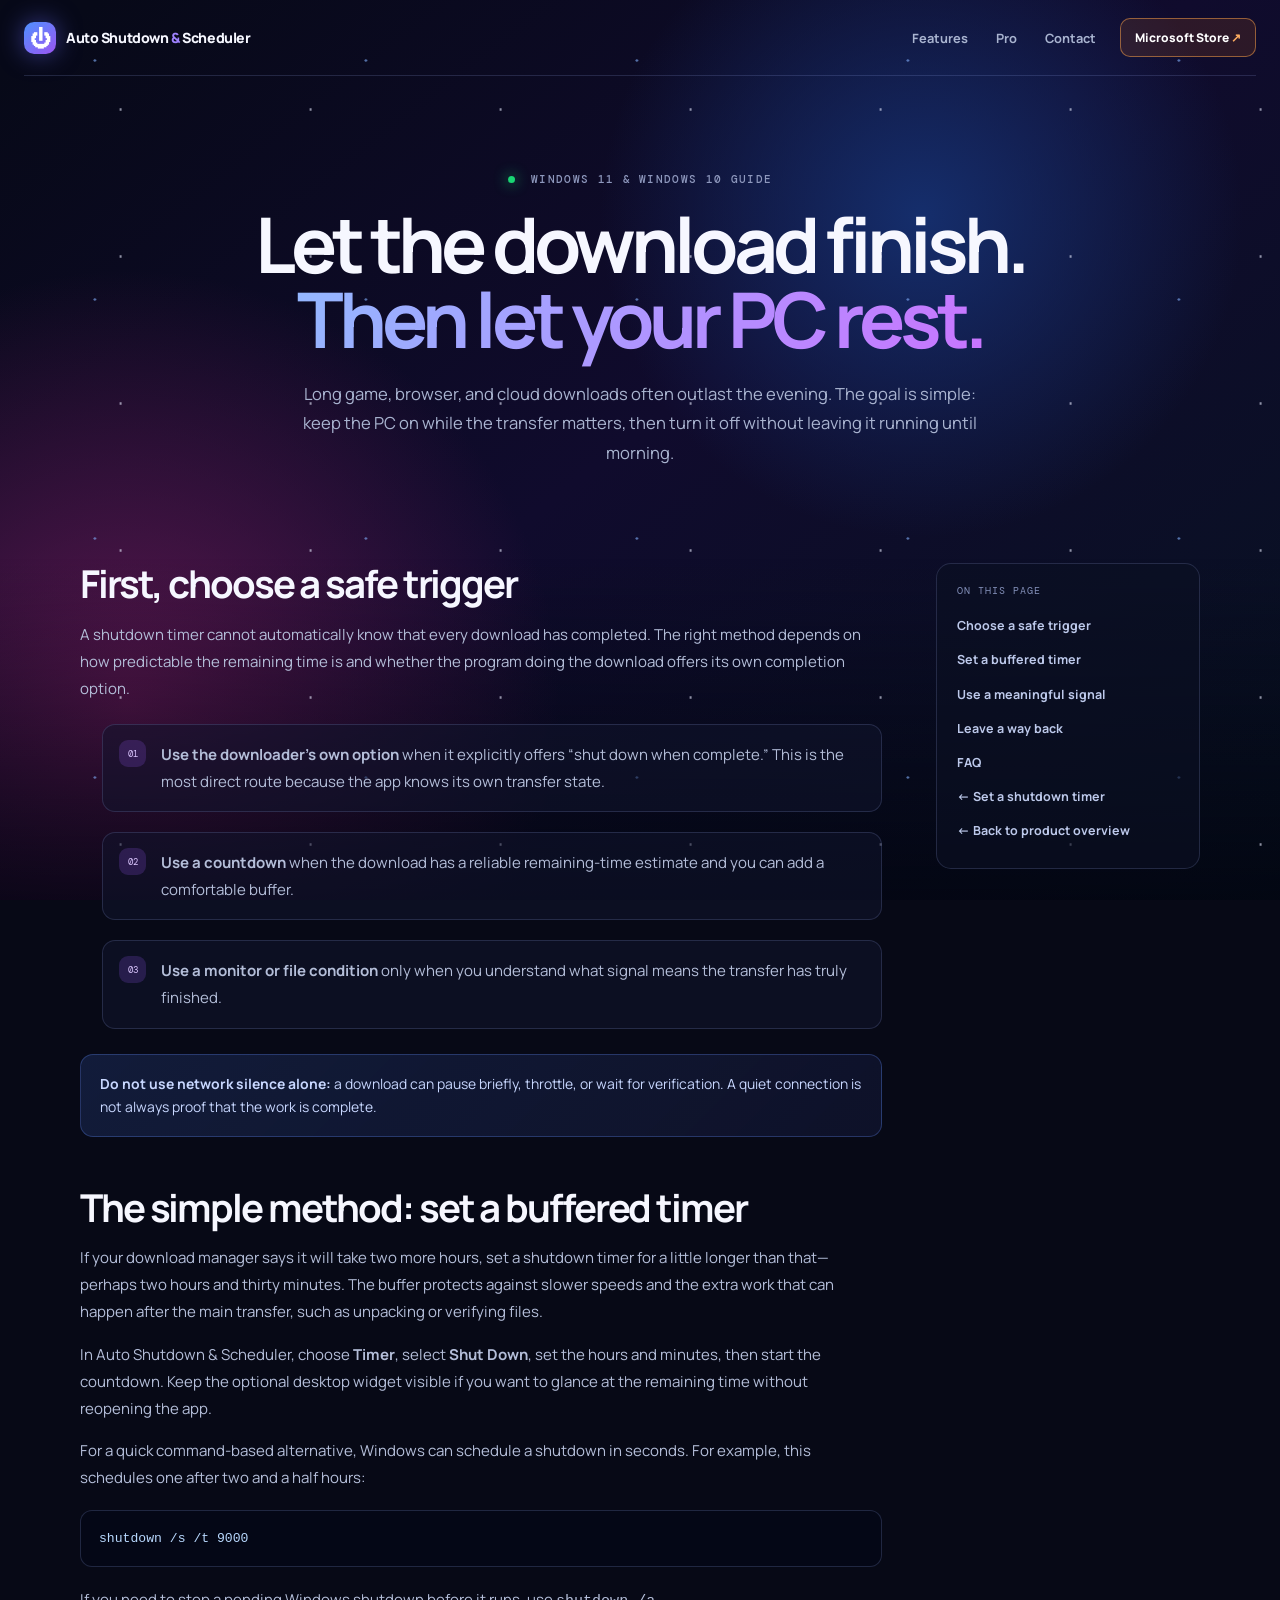
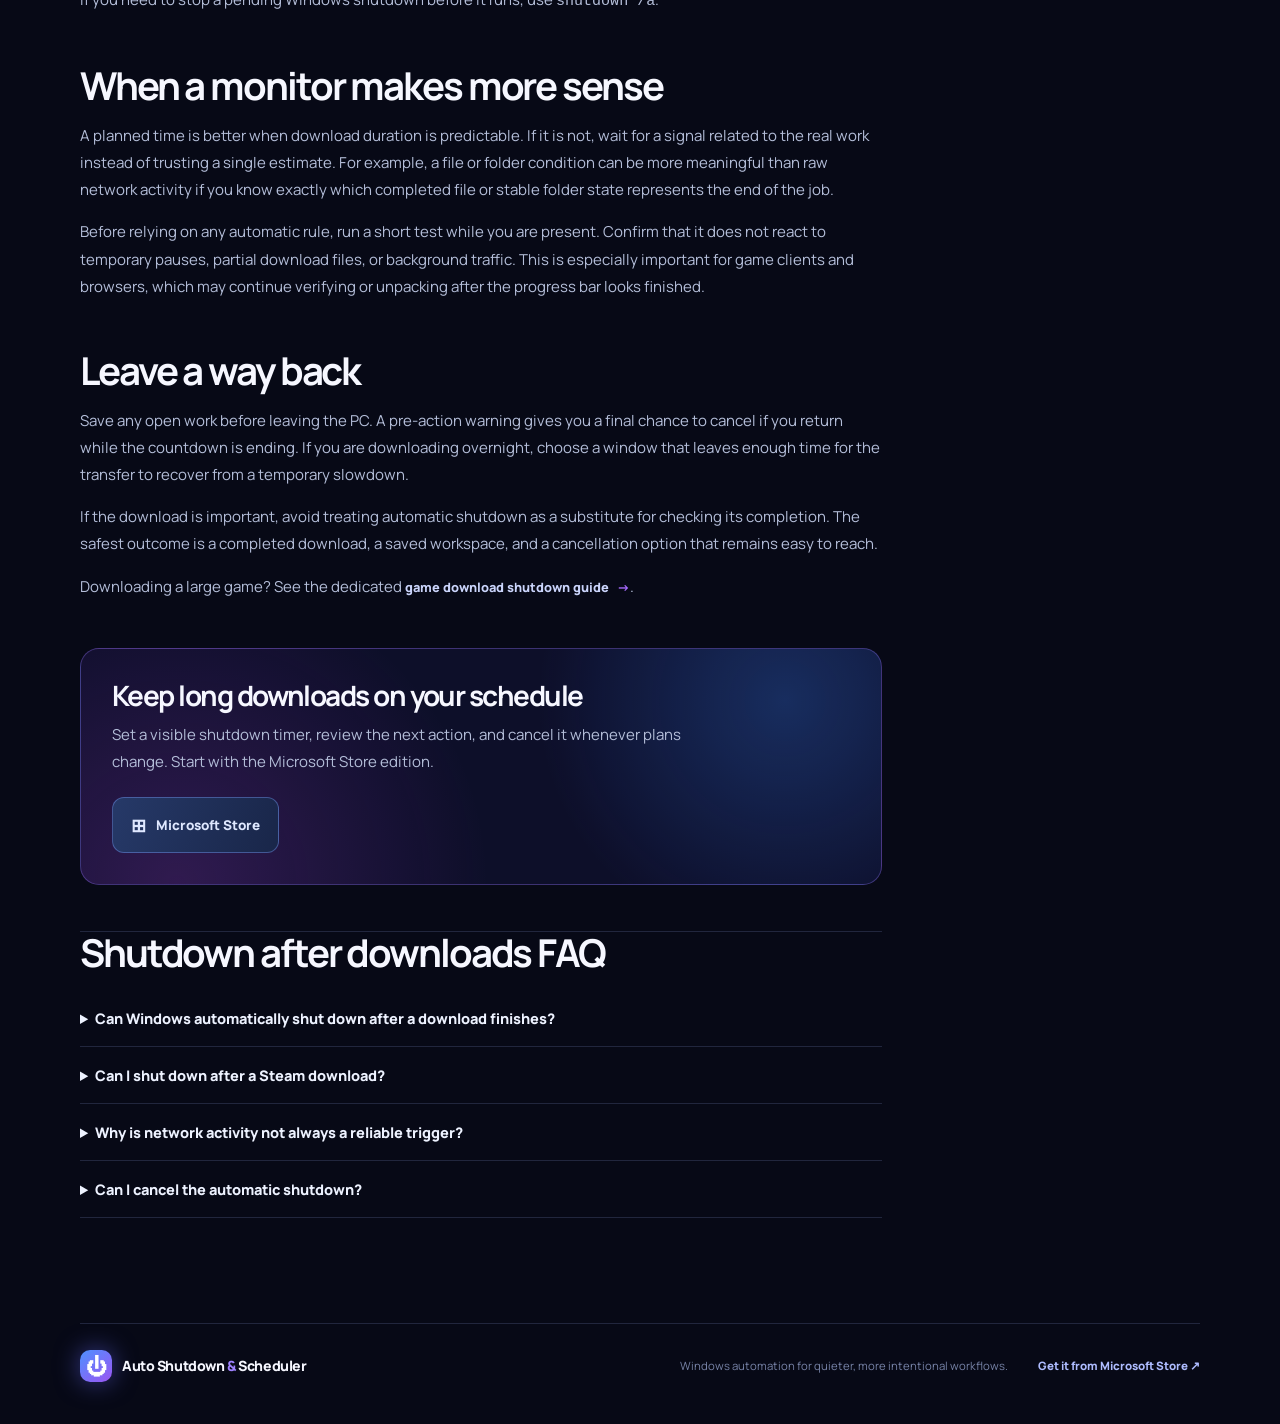
<file: docs/shutdown-after-downloads/index.html>
<!doctype html>
<html lang="en">
  <head>
    <meta charset="UTF-8" />
    <meta name="viewport" content="width=device-width, initial-scale=1.0" />
    <meta name="description" content="Learn practical ways to shut down your Windows PC after downloads finish, from a safe countdown timer to monitoring the work that confirms a download is complete." />
    <meta name="robots" content="index, follow, max-image-preview:large" />
    <meta name="theme-color" content="#070916" />
    <link rel="icon" href="../favicon.ico" sizes="any" />
    <link rel="canonical" href="https://idyllesoft.github.io/Smart-Auto-Shutdown-Scheduler-for-Windows/shutdown-after-downloads/" />
    <meta property="og:type" content="article" />
    <meta property="og:url" content="https://idyllesoft.github.io/Smart-Auto-Shutdown-Scheduler-for-Windows/shutdown-after-downloads/" />
    <meta property="og:site_name" content="Auto Shutdown &amp; Scheduler" />
    <meta property="og:title" content="How to Shut Down Your PC After Downloads Finish" />
    <meta property="og:description" content="A safer way to plan a Windows shutdown after long downloads, without guessing when the transfer is really complete." />
    <meta name="twitter:card" content="summary" />
    <meta name="twitter:title" content="How to Shut Down Your PC After Downloads Finish" />
    <meta name="twitter:description" content="A safer way to plan a Windows shutdown after long downloads, without guessing when the transfer is really complete." />
    <title>How to Shut Down Your PC After Downloads Finish</title>
    <link rel="preconnect" href="https://fonts.googleapis.com" />
    <link rel="preconnect" href="https://fonts.gstatic.com" crossorigin />
    <link href="https://fonts.googleapis.com/css2?family=DM+Mono:wght@400;500&amp;family=Manrope:wght@400;500;600;700;800&amp;display=swap" rel="stylesheet" />
    <link rel="stylesheet" href="../styles.css?v=20260906-1" />
    <script type="application/ld+json">
      {
        "@context": "https://schema.org",
        "@type": "Article",
        "headline": "How to Shut Down Your PC After Downloads Finish",
        "description": "Practical ways to plan a safe Windows shutdown after a long download.",
        "mainEntityOfPage": "https://idyllesoft.github.io/Smart-Auto-Shutdown-Scheduler-for-Windows/shutdown-after-downloads/",
        "author": { "@type": "Organization", "name": "Idylle Soft" },
        "publisher": { "@type": "Organization", "name": "Idylle Soft" }
      }
    </script>
  </head>
  <body>
    <div class="sky" aria-hidden="true"></div>
    <header class="site-header guide-header">
      <a class="brand" href="../" aria-label="Auto Shutdown &amp; Scheduler home">
        <span class="brand-mark">⏻</span>
        <span>Auto Shutdown <em>&amp;</em> Scheduler</span>
      </a>
      <nav aria-label="Primary navigation">
        <a href="../#features">Features</a>
        <a href="../#pro">Pro</a>
        <a href="../#contact">Contact</a>
      </nav>
      <a class="header-store" href="https://apps.microsoft.com/detail/9N622WG5KQGD">Microsoft Store <span>↗</span></a>
    </header>

    <main>
      <section class="guide-hero section-wrap">
        <p class="eyebrow"><span></span> WINDOWS 11 &amp; WINDOWS 10 GUIDE</p>
        <h1>Let the download finish.<br /><i>Then let your PC rest.</i></h1>
        <p class="guide-lede">Long game, browser, and cloud downloads often outlast the evening. The goal is simple: keep the PC on while the transfer matters, then turn it off without leaving it running until morning.</p>
      </section>

      <div class="guide-layout section-wrap">
        <article class="guide-article">
          <h2 id="first">First, choose a safe trigger</h2>
          <p>A shutdown timer cannot automatically know that every download has completed. The right method depends on how predictable the remaining time is and whether the program doing the download offers its own completion option.</p>
          <ol class="guide-steps">
            <li><strong>Use the downloader’s own option</strong> when it explicitly offers “shut down when complete.” This is the most direct route because the app knows its own transfer state.</li>
            <li><strong>Use a countdown</strong> when the download has a reliable remaining-time estimate and you can add a comfortable buffer.</li>
            <li><strong>Use a monitor or file condition</strong> only when you understand what signal means the transfer has truly finished.</li>
          </ol>
          <div class="guide-note"><strong>Do not use network silence alone:</strong> a download can pause briefly, throttle, or wait for verification. A quiet connection is not always proof that the work is complete.</div>

          <h2 id="timer">The simple method: set a buffered timer</h2>
          <p>If your download manager says it will take two more hours, set a shutdown timer for a little longer than that—perhaps two hours and thirty minutes. The buffer protects against slower speeds and the extra work that can happen after the main transfer, such as unpacking or verifying files.</p>
          <p>In Auto Shutdown &amp; Scheduler, choose <strong>Timer</strong>, select <strong>Shut Down</strong>, set the hours and minutes, then start the countdown. Keep the optional desktop widget visible if you want to glance at the remaining time without reopening the app.</p>
          <p>For a quick command-based alternative, Windows can schedule a shutdown in seconds. For example, this schedules one after two and a half hours:</p>
          <pre class="guide-code"><code>shutdown /s /t 9000</code></pre>
          <p>If you need to stop a pending Windows shutdown before it runs, use <code>shutdown /a</code>.</p>

          <h2 id="monitor">When a monitor makes more sense</h2>
          <p>A planned time is better when download duration is predictable. If it is not, wait for a signal related to the real work instead of trusting a single estimate. For example, a file or folder condition can be more meaningful than raw network activity if you know exactly which completed file or stable folder state represents the end of the job.</p>
          <p>Before relying on any automatic rule, run a short test while you are present. Confirm that it does not react to temporary pauses, partial download files, or background traffic. This is especially important for game clients and browsers, which may continue verifying or unpacking after the progress bar looks finished.</p>

          <h2 id="warnings">Leave a way back</h2>
          <p>Save any open work before leaving the PC. A pre-action warning gives you a final chance to cancel if you return while the countdown is ending. If you are downloading overnight, choose a window that leaves enough time for the transfer to recover from a temporary slowdown.</p>
          <p>If the download is important, avoid treating automatic shutdown as a substitute for checking its completion. The safest outcome is a completed download, a saved workspace, and a cancellation option that remains easy to reach.</p>
          <p>Downloading a large game? See the dedicated <a class="text-link" href="../turn-off-pc-after-game-download/">game download shutdown guide <span>→</span></a>.</p>

          <section class="guide-cta" aria-label="Download options">
            <h2>Keep long downloads on your schedule</h2>
            <p>Set a visible shutdown timer, review the next action, and cancel it whenever plans change. Start with the Microsoft Store edition.</p>
            <div class="hero-actions">
              <a class="button button-store" href="https://apps.microsoft.com/detail/9N622WG5KQGD"><b>⊞</b> Microsoft Store</a>
            </div>
          </section>

          <section class="guide-faq" id="faq">
            <h2>Shutdown after downloads FAQ</h2>
            <details>
              <summary>Can Windows automatically shut down after a download finishes?</summary>
              <p>Some download applications include their own “shut down when complete” option. When that option is unavailable, a buffered countdown is often the most reliable general approach.</p>
            </details>
            <details>
              <summary>Can I shut down after a Steam download?</summary>
              <p>Use the game client’s own completion setting when available. Otherwise, set a timer with extra time for downloading, installation, unpacking, and verification.</p>
            </details>
            <details>
              <summary>Why is network activity not always a reliable trigger?</summary>
              <p>A transfer can pause temporarily, and other background applications can use the network. A low or quiet connection does not necessarily mean your download is done.</p>
            </details>
            <details>
              <summary>Can I cancel the automatic shutdown?</summary>
              <p>Yes. Cancel it in Auto Shutdown &amp; Scheduler, or use <code>shutdown /a</code> when you scheduled it with the Windows command.</p>
            </details>
          </section>
        </article>

        <aside class="guide-aside" aria-label="On this page">
          <p>ON THIS PAGE</p>
          <a href="#first">Choose a safe trigger</a>
          <a href="#timer">Set a buffered timer</a>
          <a href="#monitor">Use a meaningful signal</a>
          <a href="#warnings">Leave a way back</a>
          <a href="#faq">FAQ</a>
          <a href="../shutdown-timer-windows/">← Set a shutdown timer</a>
          <a href="../">← Back to product overview</a>
        </aside>
      </div>
    </main>

    <footer class="site-footer section-wrap">
      <a class="brand" href="../"><span class="brand-mark">⏻</span><span>Auto Shutdown <em>&amp;</em> Scheduler</span></a>
      <p>Windows automation for quieter, more intentional workflows.</p>
      <a href="https://apps.microsoft.com/detail/9N622WG5KQGD">Get it from Microsoft Store ↗</a>
    </footer>
  </body>
</html>
</file>
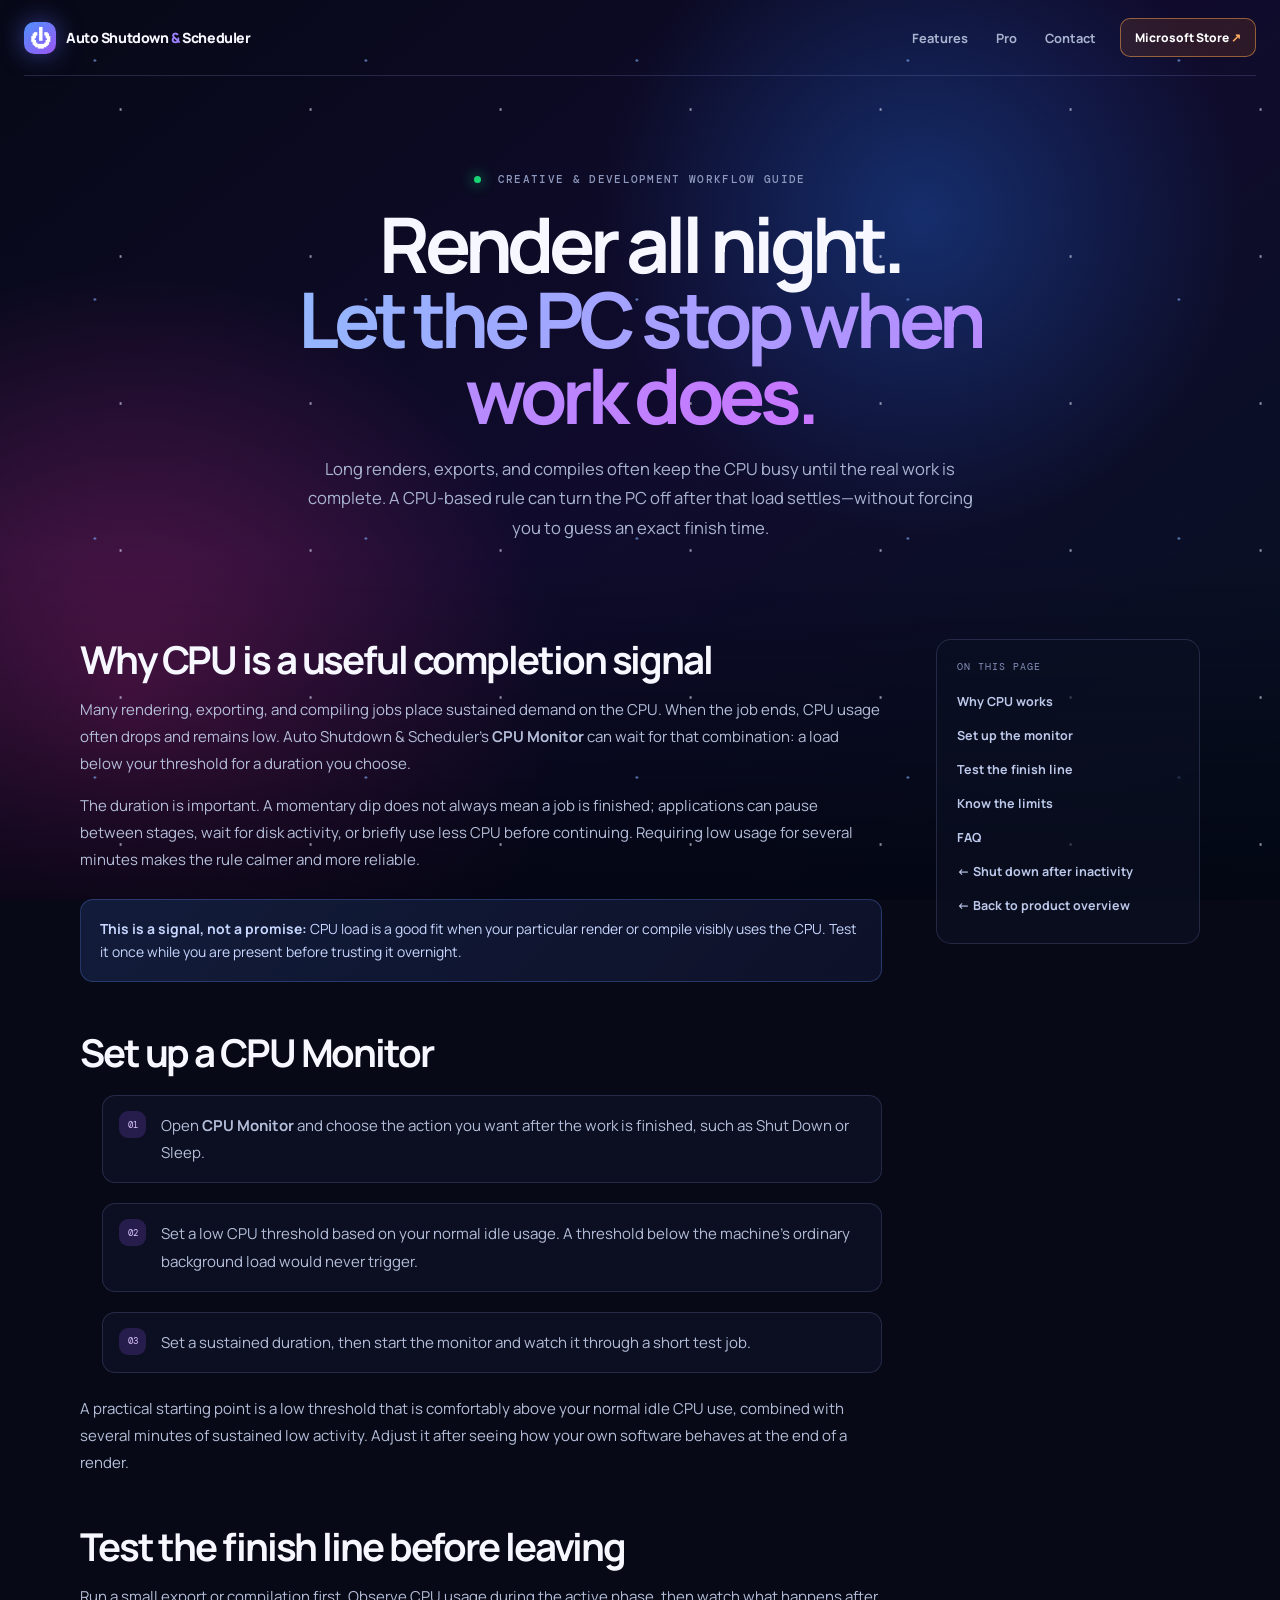
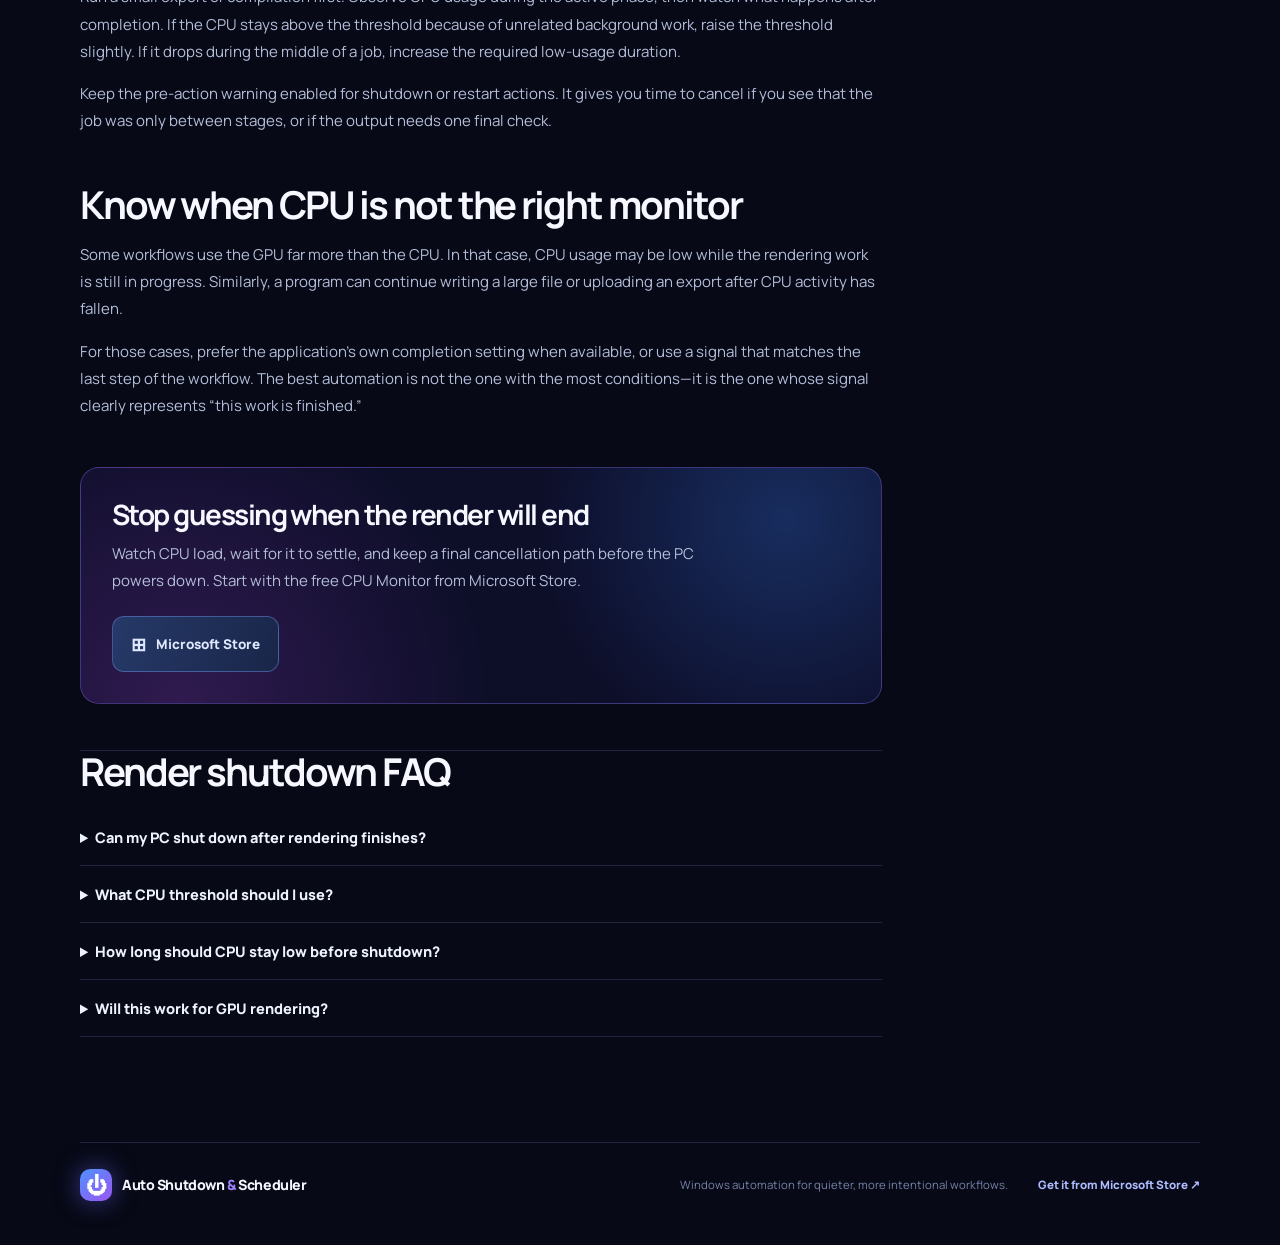
<file: docs/shutdown-after-rendering-finishes/index.html>
<!doctype html>
<html lang="en">
  <head>
    <meta charset="UTF-8" />
    <meta name="viewport" content="width=device-width, initial-scale=1.0" />
    <meta name="description" content="Automatically shut down your Windows PC after rendering, exporting, or compiling finishes. Use a CPU monitor with a threshold and duration to avoid guessing when heavy work is done." />
    <meta name="robots" content="index, follow, max-image-preview:large" />
    <meta name="theme-color" content="#070916" />
    <link rel="icon" href="../favicon.ico" sizes="any" />
    <link rel="canonical" href="https://idyllesoft.github.io/Smart-Auto-Shutdown-Scheduler-for-Windows/shutdown-after-rendering-finishes/" />
    <meta property="og:type" content="article" />
    <meta property="og:url" content="https://idyllesoft.github.io/Smart-Auto-Shutdown-Scheduler-for-Windows/shutdown-after-rendering-finishes/" />
    <meta property="og:site_name" content="Auto Shutdown &amp; Scheduler" />
    <meta property="og:title" content="Shut Down Your PC After Rendering Finishes" />
    <meta property="og:description" content="Use a CPU threshold and duration to shut down Windows after a render, export, or compile job has finished." />
    <meta name="twitter:card" content="summary" />
    <meta name="twitter:title" content="Shut Down Your PC After Rendering Finishes" />
    <meta name="twitter:description" content="Use a CPU threshold and duration to shut down Windows after a render, export, or compile job has finished." />
    <title>Shut Down Your PC After Rendering Finishes</title>
    <link rel="preconnect" href="https://fonts.googleapis.com" />
    <link rel="preconnect" href="https://fonts.gstatic.com" crossorigin />
    <link href="https://fonts.googleapis.com/css2?family=DM+Mono:wght@400;500&amp;family=Manrope:wght@400;500;600;700;800&amp;display=swap" rel="stylesheet" />
    <link rel="stylesheet" href="../styles.css?v=20260906-1" />
    <script type="application/ld+json">
      {
        "@context": "https://schema.org",
        "@type": "Article",
        "headline": "Shut Down Your PC After Rendering Finishes",
        "description": "A practical guide to using a CPU monitor to shut down Windows after rendering, exporting, or compiling work completes.",
        "mainEntityOfPage": "https://idyllesoft.github.io/Smart-Auto-Shutdown-Scheduler-for-Windows/shutdown-after-rendering-finishes/",
        "author": { "@type": "Organization", "name": "Idylle Soft" },
        "publisher": { "@type": "Organization", "name": "Idylle Soft" }
      }
    </script>
  </head>
  <body>
    <div class="sky" aria-hidden="true"></div>
    <header class="site-header guide-header">
      <a class="brand" href="../" aria-label="Auto Shutdown &amp; Scheduler home">
        <span class="brand-mark">⏻</span>
        <span>Auto Shutdown <em>&amp;</em> Scheduler</span>
      </a>
      <nav aria-label="Primary navigation">
        <a href="../#features">Features</a>
        <a href="../#pro">Pro</a>
        <a href="../#contact">Contact</a>
      </nav>
      <a class="header-store" href="https://apps.microsoft.com/detail/9N622WG5KQGD">Microsoft Store <span>↗</span></a>
    </header>

    <main>
      <section class="guide-hero section-wrap">
        <p class="eyebrow"><span></span> CREATIVE &amp; DEVELOPMENT WORKFLOW GUIDE</p>
        <h1>Render all night.<br /><i>Let the PC stop when work does.</i></h1>
        <p class="guide-lede">Long renders, exports, and compiles often keep the CPU busy until the real work is complete. A CPU-based rule can turn the PC off after that load settles—without forcing you to guess an exact finish time.</p>
      </section>

      <div class="guide-layout section-wrap">
        <article class="guide-article">
          <h2 id="why">Why CPU is a useful completion signal</h2>
          <p>Many rendering, exporting, and compiling jobs place sustained demand on the CPU. When the job ends, CPU usage often drops and remains low. Auto Shutdown &amp; Scheduler’s <strong>CPU Monitor</strong> can wait for that combination: a load below your threshold for a duration you choose.</p>
          <p>The duration is important. A momentary dip does not always mean a job is finished; applications can pause between stages, wait for disk activity, or briefly use less CPU before continuing. Requiring low usage for several minutes makes the rule calmer and more reliable.</p>
          <div class="guide-note"><strong>This is a signal, not a promise:</strong> CPU load is a good fit when your particular render or compile visibly uses the CPU. Test it once while you are present before trusting it overnight.</div>

          <h2 id="setup">Set up a CPU Monitor</h2>
          <ol class="guide-steps">
            <li>Open <strong>CPU Monitor</strong> and choose the action you want after the work is finished, such as Shut Down or Sleep.</li>
            <li>Set a low CPU threshold based on your normal idle usage. A threshold below the machine’s ordinary background load would never trigger.</li>
            <li>Set a sustained duration, then start the monitor and watch it through a short test job.</li>
          </ol>
          <p>A practical starting point is a low threshold that is comfortably above your normal idle CPU use, combined with several minutes of sustained low activity. Adjust it after seeing how your own software behaves at the end of a render.</p>

          <h2 id="test">Test the finish line before leaving</h2>
          <p>Run a small export or compilation first. Observe CPU usage during the active phase, then watch what happens after completion. If the CPU stays above the threshold because of unrelated background work, raise the threshold slightly. If it drops during the middle of a job, increase the required low-usage duration.</p>
          <p>Keep the pre-action warning enabled for shutdown or restart actions. It gives you time to cancel if you see that the job was only between stages, or if the output needs one final check.</p>

          <h2 id="limits">Know when CPU is not the right monitor</h2>
          <p>Some workflows use the GPU far more than the CPU. In that case, CPU usage may be low while the rendering work is still in progress. Similarly, a program can continue writing a large file or uploading an export after CPU activity has fallen.</p>
          <p>For those cases, prefer the application’s own completion setting when available, or use a signal that matches the last step of the workflow. The best automation is not the one with the most conditions—it is the one whose signal clearly represents “this work is finished.”</p>

          <section class="guide-cta" aria-label="Download options">
            <h2>Stop guessing when the render will end</h2>
            <p>Watch CPU load, wait for it to settle, and keep a final cancellation path before the PC powers down. Start with the free CPU Monitor from Microsoft Store.</p>
            <div class="hero-actions">
              <a class="button button-store" href="https://apps.microsoft.com/detail/9N622WG5KQGD"><b>⊞</b> Microsoft Store</a>
            </div>
          </section>

          <section class="guide-faq" id="faq">
            <h2>Render shutdown FAQ</h2>
            <details>
              <summary>Can my PC shut down after rendering finishes?</summary>
              <p>Yes, if the render creates sustained CPU usage. Use a CPU Monitor that waits for CPU load to remain below your chosen threshold for a set duration.</p>
            </details>
            <details>
              <summary>What CPU threshold should I use?</summary>
              <p>Start slightly above your PC’s normal idle CPU level. The best value depends on your background applications, so test it with a short real job.</p>
            </details>
            <details>
              <summary>How long should CPU stay low before shutdown?</summary>
              <p>Use several minutes at first. This helps avoid reacting to a brief pause between render, export, encoding, or disk-writing stages.</p>
            </details>
            <details>
              <summary>Will this work for GPU rendering?</summary>
              <p>Not always. A GPU-heavy job can run while CPU usage remains low. Confirm how your own renderer behaves, and choose a signal that reflects the actual task.</p>
            </details>
          </section>
        </article>

        <aside class="guide-aside" aria-label="On this page">
          <p>ON THIS PAGE</p>
          <a href="#why">Why CPU works</a>
          <a href="#setup">Set up the monitor</a>
          <a href="#test">Test the finish line</a>
          <a href="#limits">Know the limits</a>
          <a href="#faq">FAQ</a>
          <a href="../auto-shutdown-after-inactivity/">← Shut down after inactivity</a>
          <a href="../">← Back to product overview</a>
        </aside>
      </div>
    </main>

    <footer class="site-footer section-wrap">
      <a class="brand" href="../"><span class="brand-mark">⏻</span><span>Auto Shutdown <em>&amp;</em> Scheduler</span></a>
      <p>Windows automation for quieter, more intentional workflows.</p>
      <a href="https://apps.microsoft.com/detail/9N622WG5KQGD">Get it from Microsoft Store ↗</a>
    </footer>
  </body>
</html>
</file>
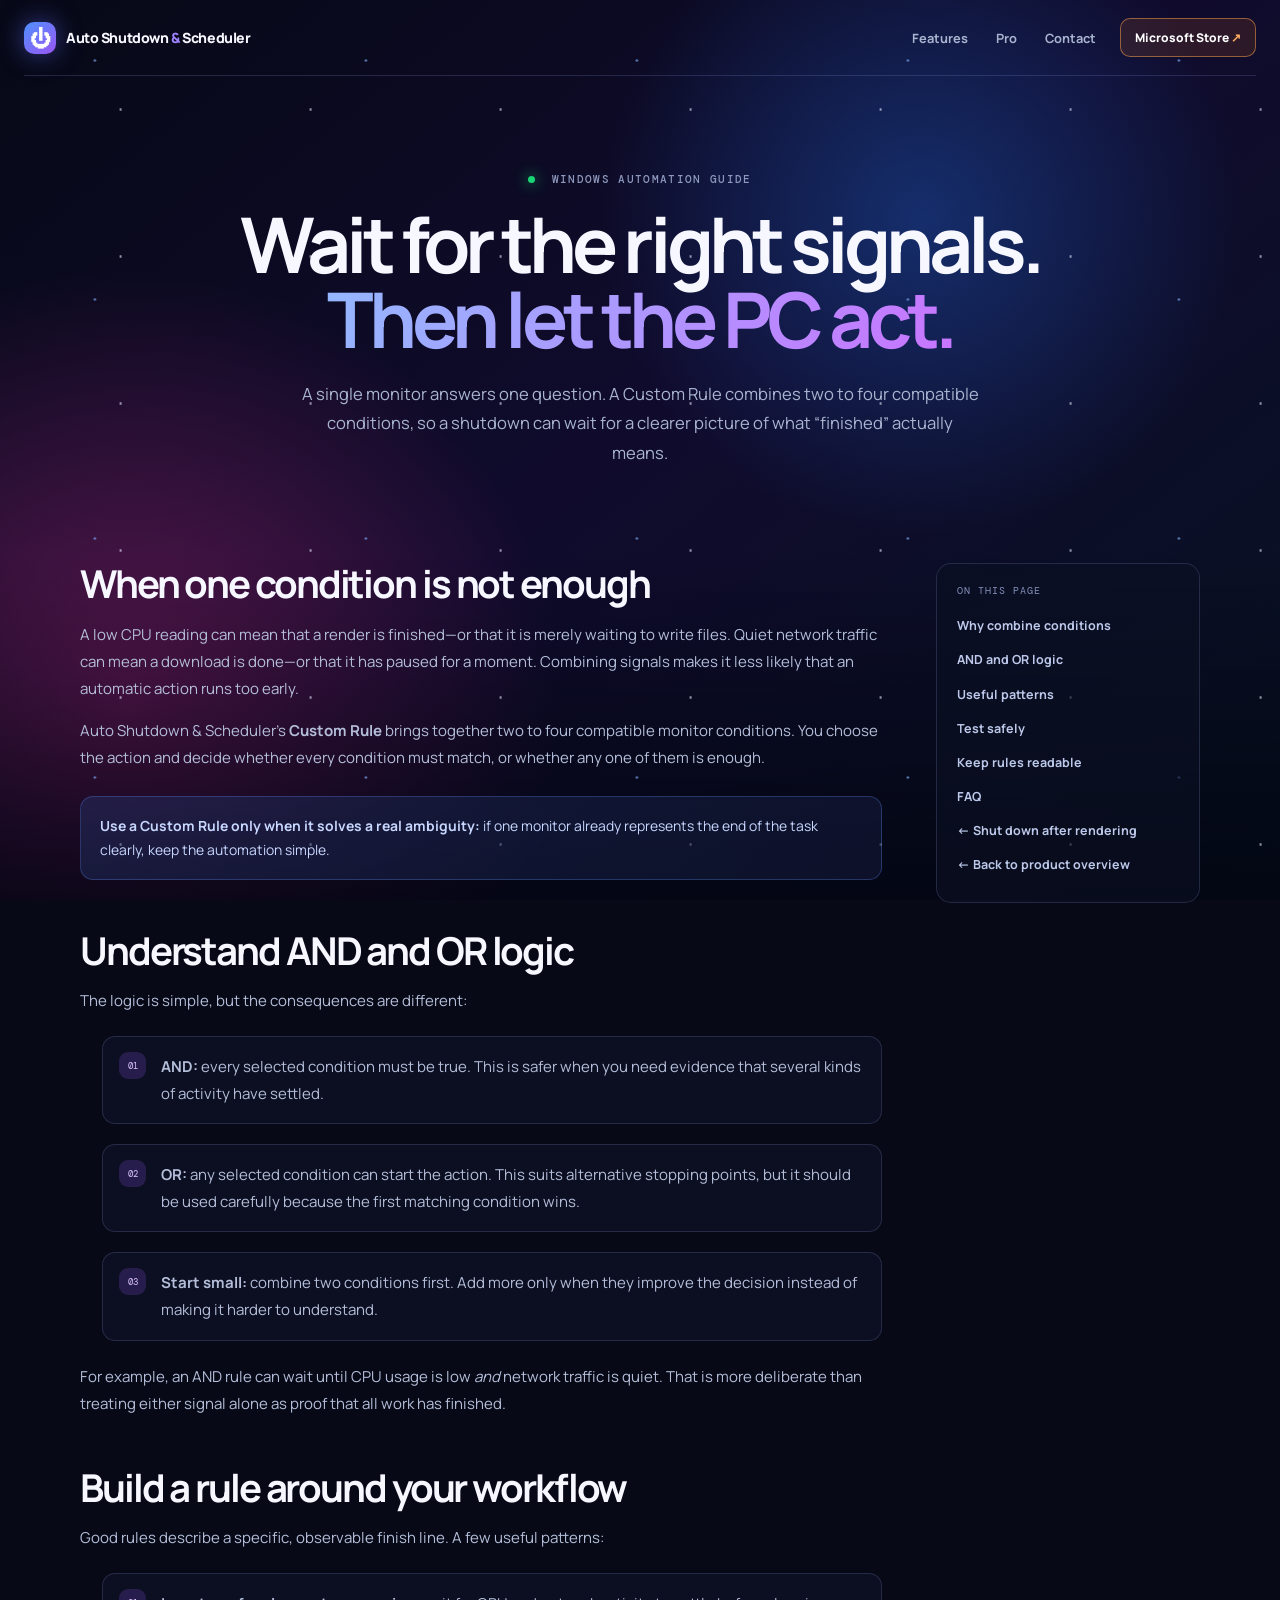
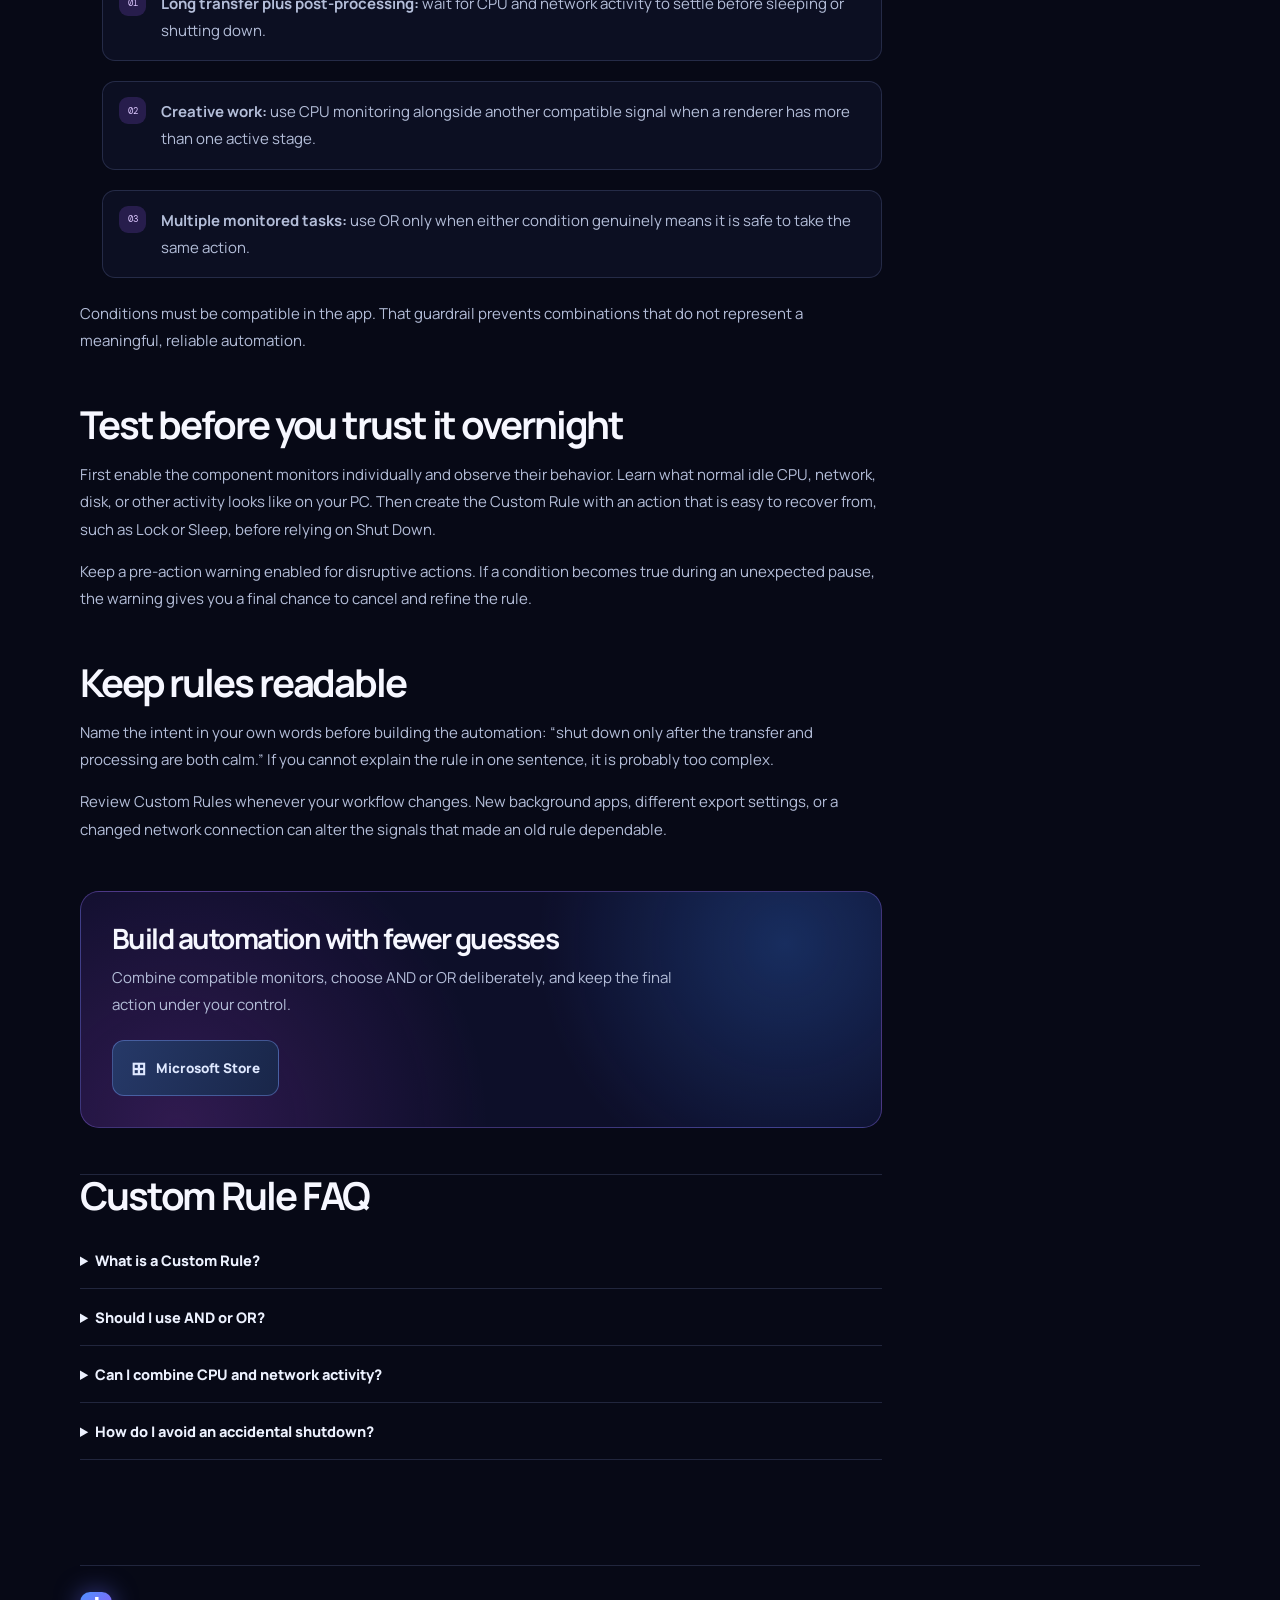
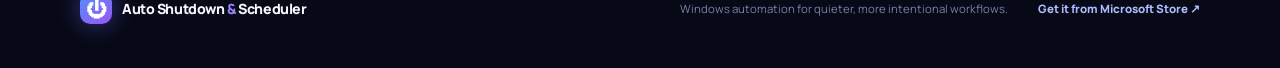
<file: docs/shutdown-pc-when-conditions-are-met/index.html>
<!doctype html>
<html lang="en">
  <head>
    <meta charset="UTF-8" />
    <meta name="viewport" content="width=device-width, initial-scale=1.0" />
    <meta name="description" content="Automatically shut down a Windows PC when multiple conditions are met. Combine compatible CPU, network, disk, and other monitor signals with AND or OR rules." />
    <meta name="robots" content="index, follow, max-image-preview:large" />
    <meta name="theme-color" content="#070916" />
    <link rel="icon" href="../favicon.ico" sizes="any" />
    <link rel="canonical" href="https://idyllesoft.github.io/Smart-Auto-Shutdown-Scheduler-for-Windows/shutdown-pc-when-conditions-are-met/" />
    <meta property="og:type" content="article" />
    <meta property="og:url" content="https://idyllesoft.github.io/Smart-Auto-Shutdown-Scheduler-for-Windows/shutdown-pc-when-conditions-are-met/" />
    <meta property="og:site_name" content="Auto Shutdown &amp; Scheduler" />
    <meta property="og:title" content="Shut Down Your PC When Conditions Are Met" />
    <meta property="og:description" content="Combine compatible Windows automation signals with AND or OR logic for a more precise shutdown rule." />
    <meta name="twitter:card" content="summary" />
    <meta name="twitter:title" content="Shut Down Your PC When Conditions Are Met" />
    <meta name="twitter:description" content="Combine compatible Windows automation signals with AND or OR logic for a more precise shutdown rule." />
    <title>Shut Down Your PC When Conditions Are Met</title>
    <link rel="preconnect" href="https://fonts.googleapis.com" />
    <link rel="preconnect" href="https://fonts.gstatic.com" crossorigin />
    <link href="https://fonts.googleapis.com/css2?family=DM+Mono:wght@400;500&amp;family=Manrope:wght@400;500;600;700;800&amp;display=swap" rel="stylesheet" />
    <link rel="stylesheet" href="../styles.css?v=20260906-1" />
    <script type="application/ld+json">
      {
        "@context": "https://schema.org",
        "@type": "Article",
        "headline": "Shut Down Your PC When Conditions Are Met",
        "description": "A practical guide to creating AND/OR condition-based Windows automations.",
        "mainEntityOfPage": "https://idyllesoft.github.io/Smart-Auto-Shutdown-Scheduler-for-Windows/shutdown-pc-when-conditions-are-met/",
        "author": { "@type": "Organization", "name": "Idylle Soft" },
        "publisher": { "@type": "Organization", "name": "Idylle Soft" }
      }
    </script>
  </head>
  <body>
    <div class="sky" aria-hidden="true"></div>
    <header class="site-header guide-header">
      <a class="brand" href="../" aria-label="Auto Shutdown &amp; Scheduler home">
        <span class="brand-mark">⏻</span>
        <span>Auto Shutdown <em>&amp;</em> Scheduler</span>
      </a>
      <nav aria-label="Primary navigation">
        <a href="../#features">Features</a>
        <a href="../#pro">Pro</a>
        <a href="../#contact">Contact</a>
      </nav>
      <a class="header-store" href="https://apps.microsoft.com/detail/9N622WG5KQGD">Microsoft Store <span>↗</span></a>
    </header>

    <main>
      <section class="guide-hero section-wrap">
        <p class="eyebrow"><span></span> WINDOWS AUTOMATION GUIDE</p>
        <h1>Wait for the right signals.<br /><i>Then let the PC act.</i></h1>
        <p class="guide-lede">A single monitor answers one question. A Custom Rule combines two to four compatible conditions, so a shutdown can wait for a clearer picture of what “finished” actually means.</p>
      </section>

      <div class="guide-layout section-wrap">
        <article class="guide-article">
          <h2 id="why">When one condition is not enough</h2>
          <p>A low CPU reading can mean that a render is finished—or that it is merely waiting to write files. Quiet network traffic can mean a download is done—or that it has paused for a moment. Combining signals makes it less likely that an automatic action runs too early.</p>
          <p>Auto Shutdown &amp; Scheduler’s <strong>Custom Rule</strong> brings together two to four compatible monitor conditions. You choose the action and decide whether every condition must match, or whether any one of them is enough.</p>
          <div class="guide-note"><strong>Use a Custom Rule only when it solves a real ambiguity:</strong> if one monitor already represents the end of the task clearly, keep the automation simple.</div>

          <h2 id="logic">Understand AND and OR logic</h2>
          <p>The logic is simple, but the consequences are different:</p>
          <ol class="guide-steps">
            <li><strong>AND:</strong> every selected condition must be true. This is safer when you need evidence that several kinds of activity have settled.</li>
            <li><strong>OR:</strong> any selected condition can start the action. This suits alternative stopping points, but it should be used carefully because the first matching condition wins.</li>
            <li><strong>Start small:</strong> combine two conditions first. Add more only when they improve the decision instead of making it harder to understand.</li>
          </ol>
          <p>For example, an AND rule can wait until CPU usage is low <em>and</em> network traffic is quiet. That is more deliberate than treating either signal alone as proof that all work has finished.</p>

          <h2 id="examples">Build a rule around your workflow</h2>
          <p>Good rules describe a specific, observable finish line. A few useful patterns:</p>
          <ol class="guide-steps">
            <li><strong>Long transfer plus post-processing:</strong> wait for CPU and network activity to settle before sleeping or shutting down.</li>
            <li><strong>Creative work:</strong> use CPU monitoring alongside another compatible signal when a renderer has more than one active stage.</li>
            <li><strong>Multiple monitored tasks:</strong> use OR only when either condition genuinely means it is safe to take the same action.</li>
          </ol>
          <p>Conditions must be compatible in the app. That guardrail prevents combinations that do not represent a meaningful, reliable automation.</p>

          <h2 id="test">Test before you trust it overnight</h2>
          <p>First enable the component monitors individually and observe their behavior. Learn what normal idle CPU, network, disk, or other activity looks like on your PC. Then create the Custom Rule with an action that is easy to recover from, such as Lock or Sleep, before relying on Shut Down.</p>
          <p>Keep a pre-action warning enabled for disruptive actions. If a condition becomes true during an unexpected pause, the warning gives you a final chance to cancel and refine the rule.</p>

          <h2 id="review">Keep rules readable</h2>
          <p>Name the intent in your own words before building the automation: “shut down only after the transfer and processing are both calm.” If you cannot explain the rule in one sentence, it is probably too complex.</p>
          <p>Review Custom Rules whenever your workflow changes. New background apps, different export settings, or a changed network connection can alter the signals that made an old rule dependable.</p>

          <section class="guide-cta" aria-label="Download options">
            <h2>Build automation with fewer guesses</h2>
            <p>Combine compatible monitors, choose AND or OR deliberately, and keep the final action under your control.</p>
            <div class="hero-actions">
              <a class="button button-store" href="https://apps.microsoft.com/detail/9N622WG5KQGD"><b>⊞</b> Microsoft Store</a>
            </div>
          </section>

          <section class="guide-faq" id="faq">
            <h2>Custom Rule FAQ</h2>
            <details>
              <summary>What is a Custom Rule?</summary>
              <p>It combines two to four compatible monitor conditions with AND or OR logic, then runs the action you choose when the rule matches.</p>
            </details>
            <details>
              <summary>Should I use AND or OR?</summary>
              <p>Use AND when all selected signals must be true before acting. Use OR only when any one of the selected conditions independently makes the same action safe.</p>
            </details>
            <details>
              <summary>Can I combine CPU and network activity?</summary>
              <p>Yes. A common example is waiting for low CPU usage and quiet network activity, which can provide more confidence than either signal alone.</p>
            </details>
            <details>
              <summary>How do I avoid an accidental shutdown?</summary>
              <p>Test each monitor separately, begin with a recoverable action, and keep the pre-action warning enabled while you refine the rule.</p>
            </details>
          </section>
        </article>

        <aside class="guide-aside" aria-label="On this page">
          <p>ON THIS PAGE</p>
          <a href="#why">Why combine conditions</a>
          <a href="#logic">AND and OR logic</a>
          <a href="#examples">Useful patterns</a>
          <a href="#test">Test safely</a>
          <a href="#review">Keep rules readable</a>
          <a href="#faq">FAQ</a>
          <a href="../shutdown-after-rendering-finishes/">← Shut down after rendering</a>
          <a href="../">← Back to product overview</a>
        </aside>
      </div>
    </main>

    <footer class="site-footer section-wrap">
      <a class="brand" href="../"><span class="brand-mark">⏻</span><span>Auto Shutdown <em>&amp;</em> Scheduler</span></a>
      <p>Windows automation for quieter, more intentional workflows.</p>
      <a href="https://apps.microsoft.com/detail/9N622WG5KQGD">Get it from Microsoft Store ↗</a>
    </footer>
  </body>
</html>
</file>
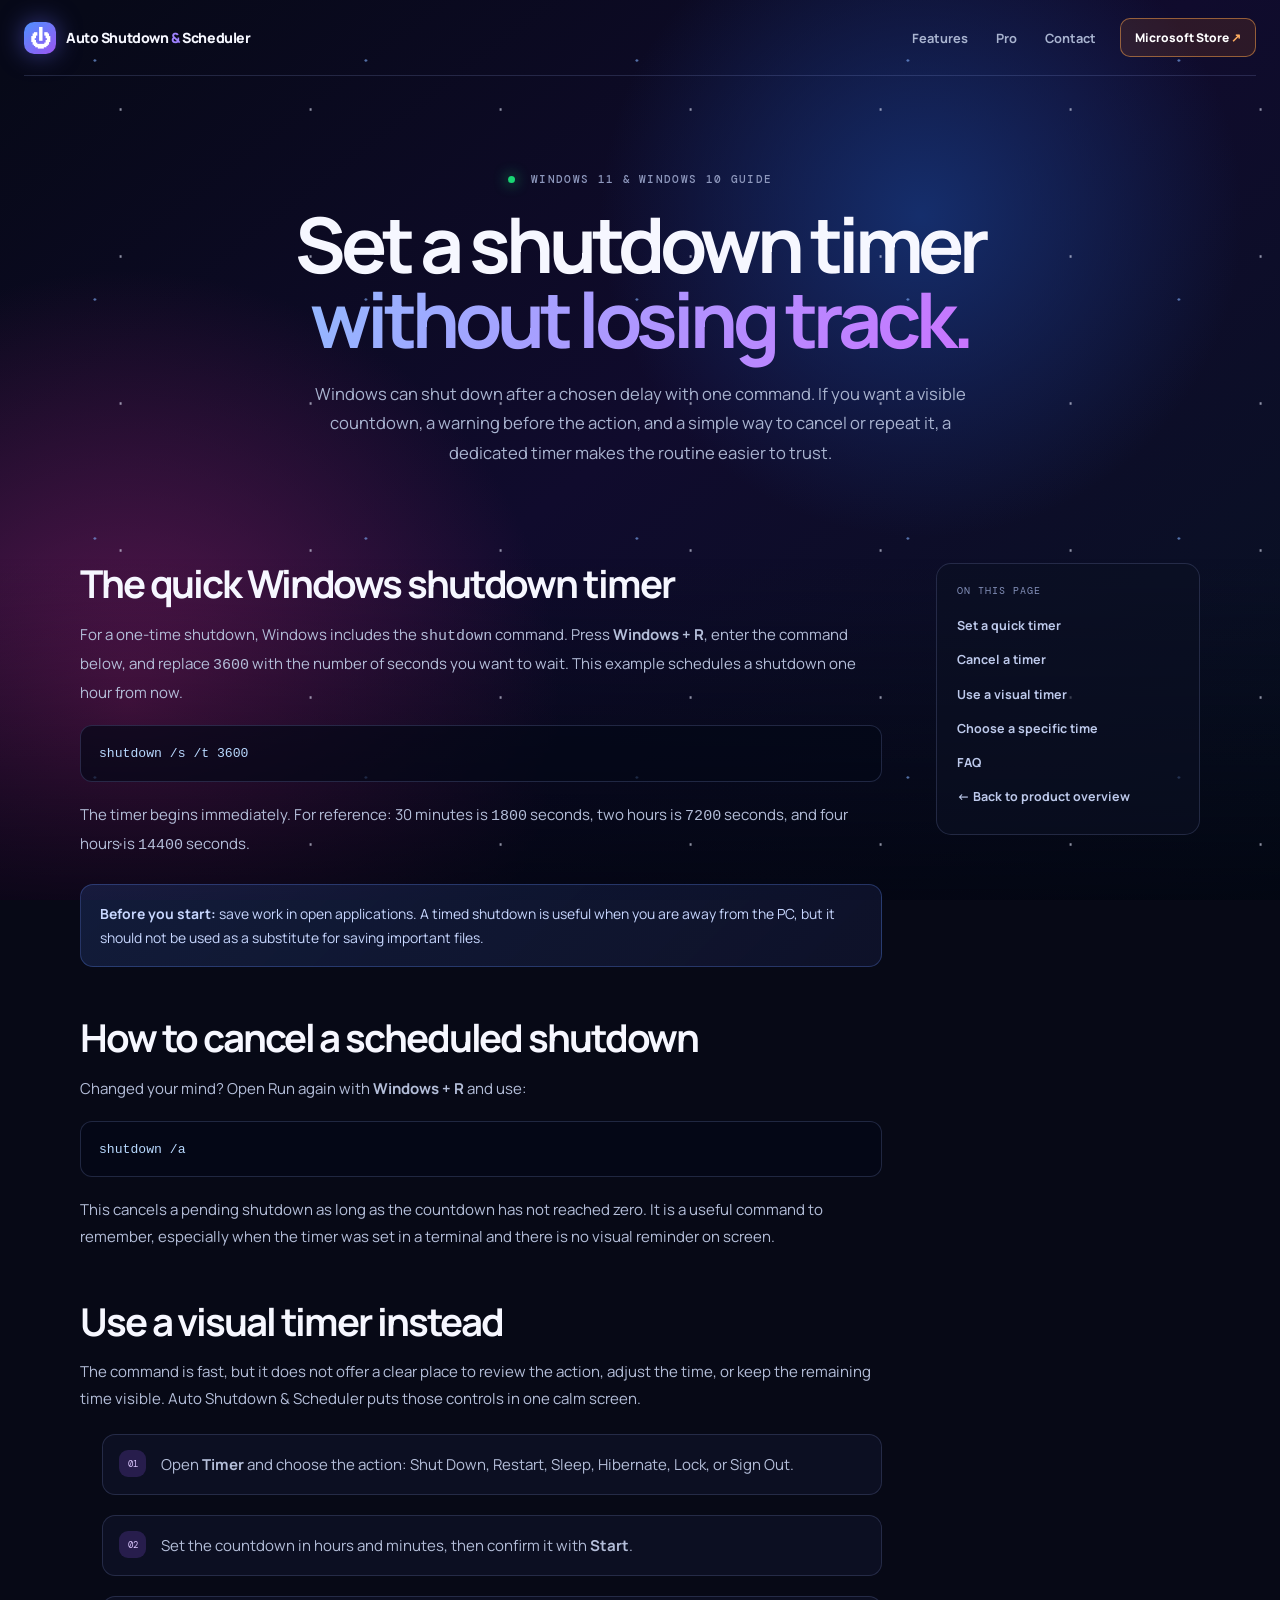
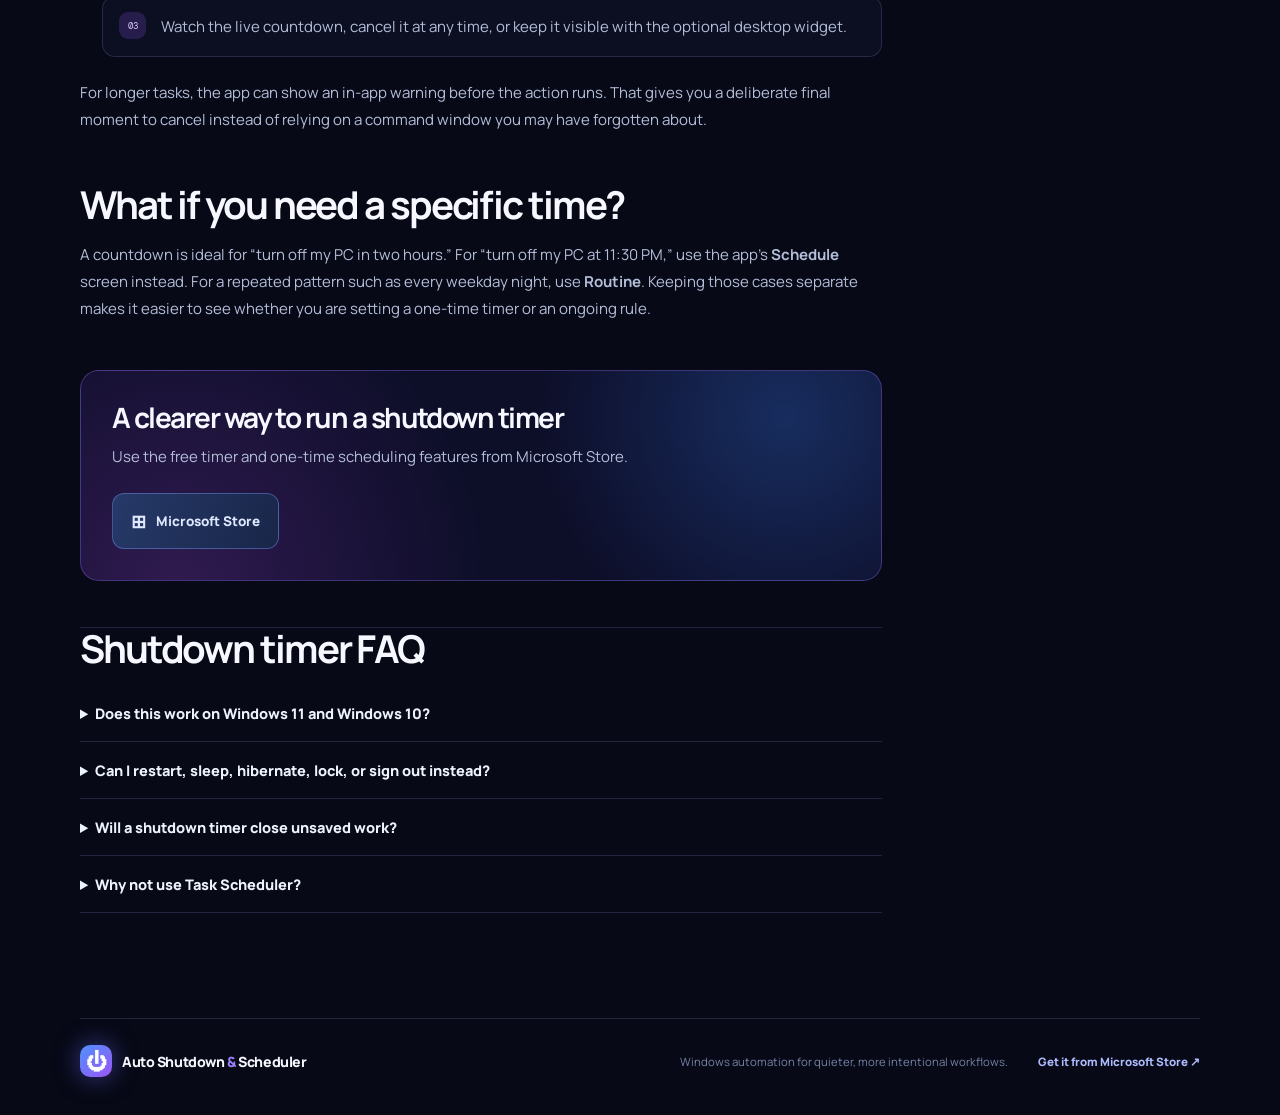
<file: docs/shutdown-timer-windows/index.html>
<!doctype html>
<html lang="en">
  <head>
    <meta charset="UTF-8" />
    <meta name="viewport" content="width=device-width, initial-scale=1.0" />
    <meta name="description" content="Learn how to set and cancel a shutdown timer on Windows 11 or Windows 10. Use the built-in shutdown command or a visual countdown timer with warnings and cancellation." />
    <meta name="robots" content="index, follow, max-image-preview:large" />
    <meta name="theme-color" content="#070916" />
    <link rel="icon" href="../favicon.ico" sizes="any" />
    <link rel="canonical" href="https://idyllesoft.github.io/Smart-Auto-Shutdown-Scheduler-for-Windows/shutdown-timer-windows/" />
    <meta property="og:type" content="article" />
    <meta property="og:url" content="https://idyllesoft.github.io/Smart-Auto-Shutdown-Scheduler-for-Windows/shutdown-timer-windows/" />
    <meta property="og:site_name" content="Auto Shutdown &amp; Scheduler" />
    <meta property="og:title" content="How to Set a Shutdown Timer on Windows 11 and Windows 10" />
    <meta property="og:description" content="Set, review, and cancel a Windows shutdown timer with the built-in command or a visual timer app." />
    <meta name="twitter:card" content="summary" />
    <meta name="twitter:title" content="How to Set a Shutdown Timer on Windows 11 and Windows 10" />
    <meta name="twitter:description" content="Set, review, and cancel a Windows shutdown timer with the built-in command or a visual timer app." />
    <title>How to Set a Shutdown Timer on Windows 11 and Windows 10</title>
    <link rel="preconnect" href="https://fonts.googleapis.com" />
    <link rel="preconnect" href="https://fonts.gstatic.com" crossorigin />
    <link href="https://fonts.googleapis.com/css2?family=DM+Mono:wght@400;500&amp;family=Manrope:wght@400;500;600;700;800&amp;display=swap" rel="stylesheet" />
    <link rel="stylesheet" href="../styles.css?v=20260906-1" />
    <script type="application/ld+json">
      {
        "@context": "https://schema.org",
        "@type": "Article",
        "headline": "How to Set a Shutdown Timer on Windows 11 and Windows 10",
        "description": "A practical guide to setting and cancelling a Windows shutdown timer with the built-in command or a visual countdown timer.",
        "mainEntityOfPage": "https://idyllesoft.github.io/Smart-Auto-Shutdown-Scheduler-for-Windows/shutdown-timer-windows/",
        "author": { "@type": "Organization", "name": "Idylle Soft" },
        "publisher": { "@type": "Organization", "name": "Idylle Soft" }
      }
    </script>
  </head>
  <body>
    <div class="sky" aria-hidden="true"></div>
    <header class="site-header guide-header">
      <a class="brand" href="../" aria-label="Auto Shutdown &amp; Scheduler home">
        <span class="brand-mark">⏻</span>
        <span>Auto Shutdown <em>&amp;</em> Scheduler</span>
      </a>
      <nav aria-label="Primary navigation">
        <a href="../#features">Features</a>
        <a href="../#pro">Pro</a>
        <a href="../#contact">Contact</a>
      </nav>
      <a class="header-store" href="https://apps.microsoft.com/detail/9N622WG5KQGD">Microsoft Store <span>↗</span></a>
    </header>

    <main>
      <section class="guide-hero section-wrap">
        <p class="eyebrow"><span></span> WINDOWS 11 &amp; WINDOWS 10 GUIDE</p>
        <h1>Set a shutdown timer<br /><i>without losing track.</i></h1>
        <p class="guide-lede">Windows can shut down after a chosen delay with one command. If you want a visible countdown, a warning before the action, and a simple way to cancel or repeat it, a dedicated timer makes the routine easier to trust.</p>
      </section>

      <div class="guide-layout section-wrap">
        <article class="guide-article">
          <h2 id="quick">The quick Windows shutdown timer</h2>
          <p>For a one-time shutdown, Windows includes the <code>shutdown</code> command. Press <strong>Windows + R</strong>, enter the command below, and replace <code>3600</code> with the number of seconds you want to wait. This example schedules a shutdown one hour from now.</p>
          <pre class="guide-code"><code>shutdown /s /t 3600</code></pre>
          <p>The timer begins immediately. For reference: 30 minutes is <code>1800</code> seconds, two hours is <code>7200</code> seconds, and four hours is <code>14400</code> seconds.</p>
          <div class="guide-note"><strong>Before you start:</strong> save work in open applications. A timed shutdown is useful when you are away from the PC, but it should not be used as a substitute for saving important files.</div>

          <h2 id="cancel">How to cancel a scheduled shutdown</h2>
          <p>Changed your mind? Open Run again with <strong>Windows + R</strong> and use:</p>
          <pre class="guide-code"><code>shutdown /a</code></pre>
          <p>This cancels a pending shutdown as long as the countdown has not reached zero. It is a useful command to remember, especially when the timer was set in a terminal and there is no visual reminder on screen.</p>

          <h2 id="visual">Use a visual timer instead</h2>
          <p>The command is fast, but it does not offer a clear place to review the action, adjust the time, or keep the remaining time visible. Auto Shutdown &amp; Scheduler puts those controls in one calm screen.</p>
          <ol class="guide-steps">
            <li>Open <strong>Timer</strong> and choose the action: Shut Down, Restart, Sleep, Hibernate, Lock, or Sign Out.</li>
            <li>Set the countdown in hours and minutes, then confirm it with <strong>Start</strong>.</li>
            <li>Watch the live countdown, cancel it at any time, or keep it visible with the optional desktop widget.</li>
          </ol>
          <p>For longer tasks, the app can show an in-app warning before the action runs. That gives you a deliberate final moment to cancel instead of relying on a command window you may have forgotten about.</p>

          <h2 id="specific-time">What if you need a specific time?</h2>
          <p>A countdown is ideal for “turn off my PC in two hours.” For “turn off my PC at 11:30 PM,” use the app’s <strong>Schedule</strong> screen instead. For a repeated pattern such as every weekday night, use <strong>Routine</strong>. Keeping those cases separate makes it easier to see whether you are setting a one-time timer or an ongoing rule.</p>

          <section class="guide-cta" aria-label="Download options">
            <h2>A clearer way to run a shutdown timer</h2>
            <p>Use the free timer and one-time scheduling features from Microsoft Store.</p>
            <div class="hero-actions">
              <a class="button button-store" href="https://apps.microsoft.com/detail/9N622WG5KQGD"><b>⊞</b> Microsoft Store</a>
            </div>
          </section>

          <section class="guide-faq" id="faq">
            <h2>Shutdown timer FAQ</h2>
            <details>
              <summary>Does this work on Windows 11 and Windows 10?</summary>
              <p>Yes. The Windows shutdown command and Auto Shutdown &amp; Scheduler support both Windows 11 and Windows 10.</p>
            </details>
            <details>
              <summary>Can I restart, sleep, hibernate, lock, or sign out instead?</summary>
              <p>Yes. The app lets you choose the action before starting a timer. This is more convenient than remembering a different command for each action.</p>
            </details>
            <details>
              <summary>Will a shutdown timer close unsaved work?</summary>
              <p>It can. Save important work before setting any automatic shutdown. Auto Shutdown &amp; Scheduler provides a configurable warning before the action so you have time to cancel it.</p>
            </details>
            <details>
              <summary>Why not use Task Scheduler?</summary>
              <p>Task Scheduler is useful for advanced recurring tasks, but it takes more setup and does not provide a focused countdown view. A timer app is usually faster for one-time actions and easier to cancel when plans change.</p>
            </details>
          </section>
        </article>

        <aside class="guide-aside" aria-label="On this page">
          <p>ON THIS PAGE</p>
          <a href="#quick">Set a quick timer</a>
          <a href="#cancel">Cancel a timer</a>
          <a href="#visual">Use a visual timer</a>
          <a href="#specific-time">Choose a specific time</a>
          <a href="#faq">FAQ</a>
          <a href="../">← Back to product overview</a>
        </aside>
      </div>
    </main>

    <footer class="site-footer section-wrap">
      <a class="brand" href="../"><span class="brand-mark">⏻</span><span>Auto Shutdown <em>&amp;</em> Scheduler</span></a>
      <p>Windows automation for quieter, more intentional workflows.</p>
      <a href="https://apps.microsoft.com/detail/9N622WG5KQGD">Get it from Microsoft Store ↗</a>
    </footer>
  </body>
</html>
</file>
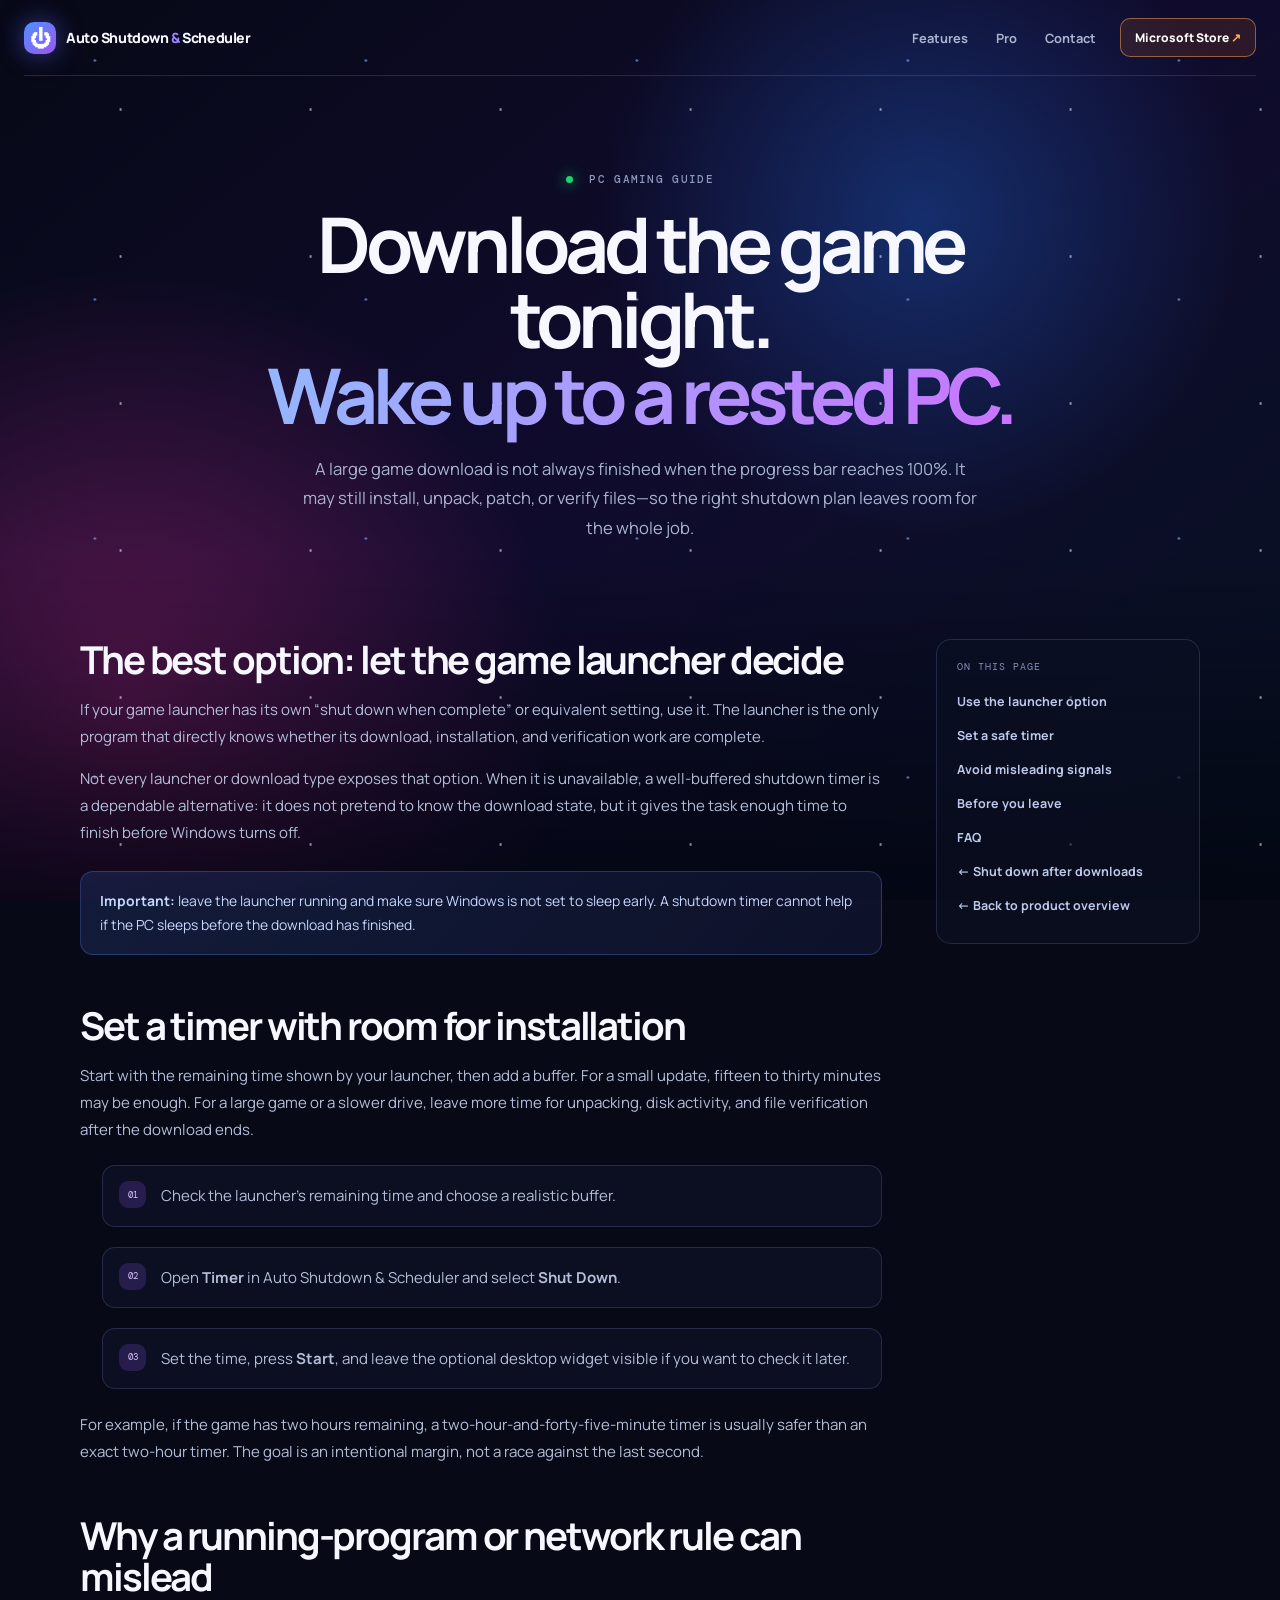
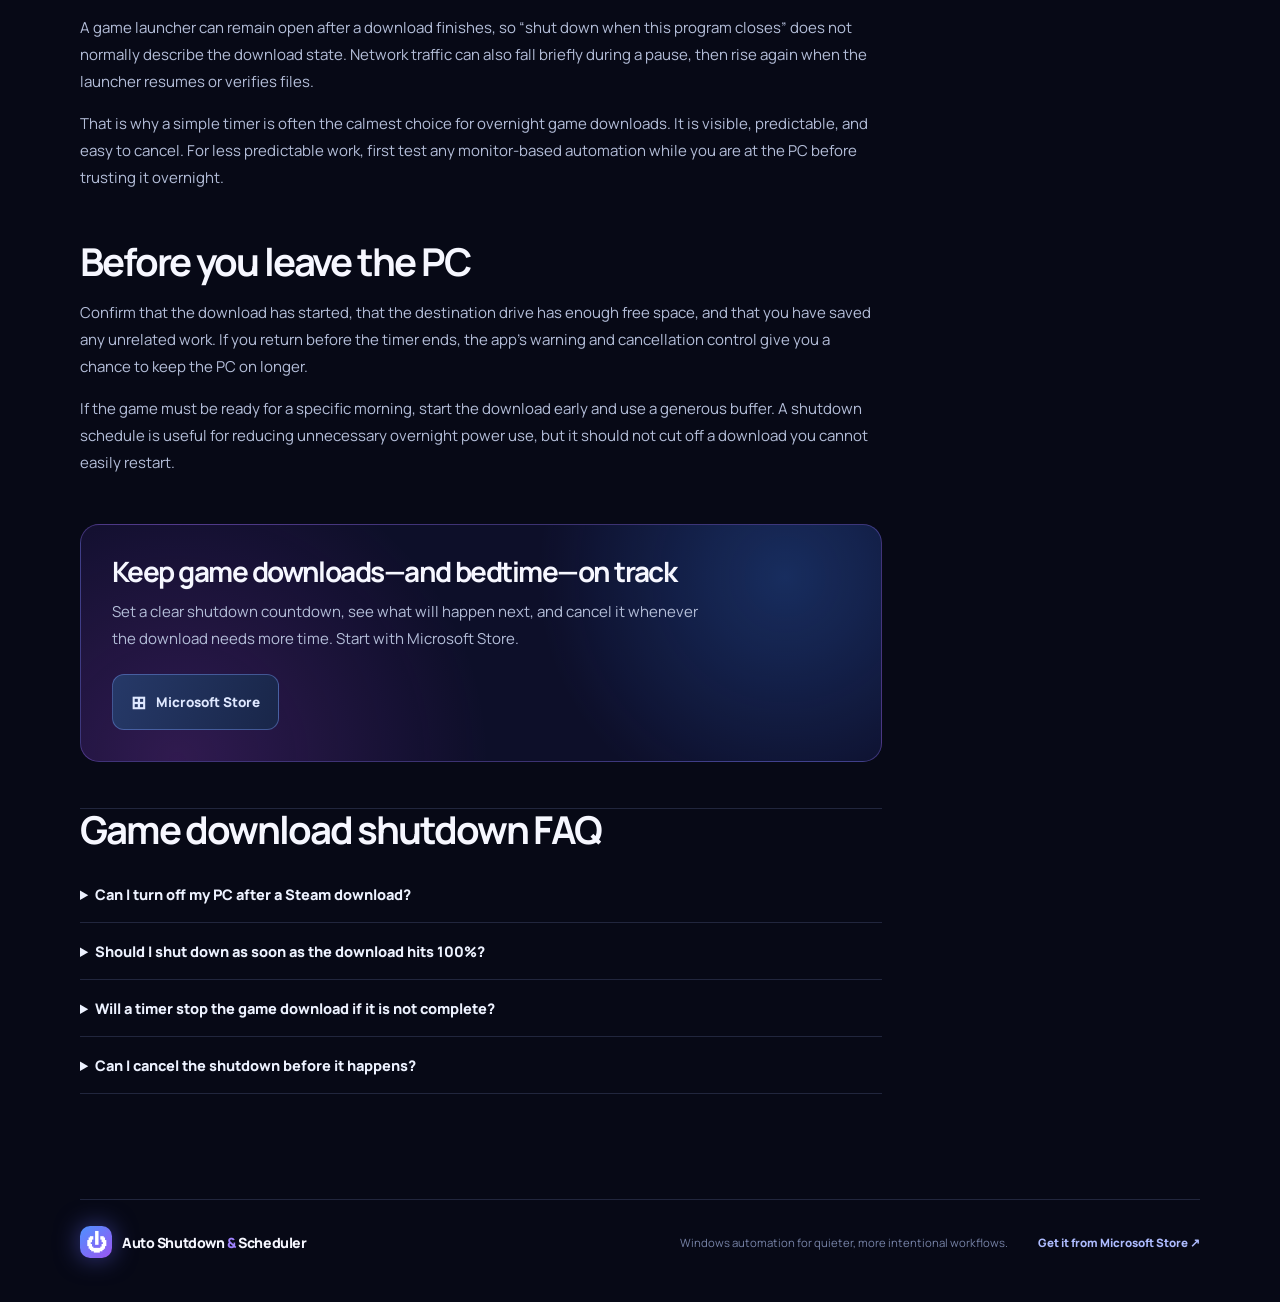
<file: docs/turn-off-pc-after-game-download/index.html>
<!doctype html>
<html lang="en">
  <head>
    <meta charset="UTF-8" />
    <meta name="viewport" content="width=device-width, initial-scale=1.0" />
    <meta name="description" content="Want to turn off your PC after a game download? Learn the safest way to use a Windows shutdown timer with enough time for downloading, installing, and verifying game files." />
    <meta name="robots" content="index, follow, max-image-preview:large" />
    <meta name="theme-color" content="#070916" />
    <link rel="icon" href="../favicon.ico" sizes="any" />
    <link rel="canonical" href="https://idyllesoft.github.io/Smart-Auto-Shutdown-Scheduler-for-Windows/turn-off-pc-after-game-download/" />
    <meta property="og:type" content="article" />
    <meta property="og:url" content="https://idyllesoft.github.io/Smart-Auto-Shutdown-Scheduler-for-Windows/turn-off-pc-after-game-download/" />
    <meta property="og:site_name" content="Auto Shutdown &amp; Scheduler" />
    <meta property="og:title" content="Turn Off Your PC After a Game Download Finishes" />
    <meta property="og:description" content="Plan a safe shutdown after a long Steam, Epic Games, Xbox, or other PC game download." />
    <meta name="twitter:card" content="summary" />
    <meta name="twitter:title" content="Turn Off Your PC After a Game Download Finishes" />
    <meta name="twitter:description" content="Plan a safe shutdown after a long PC game download." />
    <title>Turn Off Your PC After a Game Download Finishes</title>
    <link rel="preconnect" href="https://fonts.googleapis.com" />
    <link rel="preconnect" href="https://fonts.gstatic.com" crossorigin />
    <link href="https://fonts.googleapis.com/css2?family=DM+Mono:wght@400;500&amp;family=Manrope:wght@400;500;600;700;800&amp;display=swap" rel="stylesheet" />
    <link rel="stylesheet" href="../styles.css?v=20260906-1" />
    <script type="application/ld+json">
      {
        "@context": "https://schema.org",
        "@type": "Article",
        "headline": "Turn Off Your PC After a Game Download Finishes",
        "description": "A practical guide to safely schedule a Windows shutdown after a long PC game download.",
        "mainEntityOfPage": "https://idyllesoft.github.io/Smart-Auto-Shutdown-Scheduler-for-Windows/turn-off-pc-after-game-download/",
        "author": { "@type": "Organization", "name": "Idylle Soft" },
        "publisher": { "@type": "Organization", "name": "Idylle Soft" }
      }
    </script>
  </head>
  <body>
    <div class="sky" aria-hidden="true"></div>
    <header class="site-header guide-header">
      <a class="brand" href="../" aria-label="Auto Shutdown &amp; Scheduler home">
        <span class="brand-mark">⏻</span>
        <span>Auto Shutdown <em>&amp;</em> Scheduler</span>
      </a>
      <nav aria-label="Primary navigation">
        <a href="../#features">Features</a>
        <a href="../#pro">Pro</a>
        <a href="../#contact">Contact</a>
      </nav>
      <a class="header-store" href="https://apps.microsoft.com/detail/9N622WG5KQGD">Microsoft Store <span>↗</span></a>
    </header>

    <main>
      <section class="guide-hero section-wrap">
        <p class="eyebrow"><span></span> PC GAMING GUIDE</p>
        <h1>Download the game tonight.<br /><i>Wake up to a rested PC.</i></h1>
        <p class="guide-lede">A large game download is not always finished when the progress bar reaches 100%. It may still install, unpack, patch, or verify files—so the right shutdown plan leaves room for the whole job.</p>
      </section>

      <div class="guide-layout section-wrap">
        <article class="guide-article">
          <h2 id="best">The best option: let the game launcher decide</h2>
          <p>If your game launcher has its own “shut down when complete” or equivalent setting, use it. The launcher is the only program that directly knows whether its download, installation, and verification work are complete.</p>
          <p>Not every launcher or download type exposes that option. When it is unavailable, a well-buffered shutdown timer is a dependable alternative: it does not pretend to know the download state, but it gives the task enough time to finish before Windows turns off.</p>
          <div class="guide-note"><strong>Important:</strong> leave the launcher running and make sure Windows is not set to sleep early. A shutdown timer cannot help if the PC sleeps before the download has finished.</div>

          <h2 id="timer">Set a timer with room for installation</h2>
          <p>Start with the remaining time shown by your launcher, then add a buffer. For a small update, fifteen to thirty minutes may be enough. For a large game or a slower drive, leave more time for unpacking, disk activity, and file verification after the download ends.</p>
          <ol class="guide-steps">
            <li>Check the launcher’s remaining time and choose a realistic buffer.</li>
            <li>Open <strong>Timer</strong> in Auto Shutdown &amp; Scheduler and select <strong>Shut Down</strong>.</li>
            <li>Set the time, press <strong>Start</strong>, and leave the optional desktop widget visible if you want to check it later.</li>
          </ol>
          <p>For example, if the game has two hours remaining, a two-hour-and-forty-five-minute timer is usually safer than an exact two-hour timer. The goal is an intentional margin, not a race against the last second.</p>

          <h2 id="why">Why a running-program or network rule can mislead</h2>
          <p>A game launcher can remain open after a download finishes, so “shut down when this program closes” does not normally describe the download state. Network traffic can also fall briefly during a pause, then rise again when the launcher resumes or verifies files.</p>
          <p>That is why a simple timer is often the calmest choice for overnight game downloads. It is visible, predictable, and easy to cancel. For less predictable work, first test any monitor-based automation while you are at the PC before trusting it overnight.</p>

          <h2 id="check">Before you leave the PC</h2>
          <p>Confirm that the download has started, that the destination drive has enough free space, and that you have saved any unrelated work. If you return before the timer ends, the app’s warning and cancellation control give you a chance to keep the PC on longer.</p>
          <p>If the game must be ready for a specific morning, start the download early and use a generous buffer. A shutdown schedule is useful for reducing unnecessary overnight power use, but it should not cut off a download you cannot easily restart.</p>

          <section class="guide-cta" aria-label="Download options">
            <h2>Keep game downloads—and bedtime—on track</h2>
            <p>Set a clear shutdown countdown, see what will happen next, and cancel it whenever the download needs more time. Start with Microsoft Store.</p>
            <div class="hero-actions">
              <a class="button button-store" href="https://apps.microsoft.com/detail/9N622WG5KQGD"><b>⊞</b> Microsoft Store</a>
            </div>
          </section>

          <section class="guide-faq" id="faq">
            <h2>Game download shutdown FAQ</h2>
            <details>
              <summary>Can I turn off my PC after a Steam download?</summary>
              <p>Use the launcher’s own completion option if it offers one. If not, set a Windows shutdown timer with enough extra time for downloading and any work that follows it.</p>
            </details>
            <details>
              <summary>Should I shut down as soon as the download hits 100%?</summary>
              <p>Not necessarily. Game clients may install, unpack, or verify files after the visible download completes. A buffer is safer.</p>
            </details>
            <details>
              <summary>Will a timer stop the game download if it is not complete?</summary>
              <p>Yes. When the timer reaches zero, Windows starts the chosen action. Pick a conservative duration and cancel or extend it if the download still needs time.</p>
            </details>
            <details>
              <summary>Can I cancel the shutdown before it happens?</summary>
              <p>Yes. Cancel it from Auto Shutdown &amp; Scheduler, or run <code>shutdown /a</code> if you scheduled the action with the Windows command.</p>
            </details>
          </section>
        </article>

        <aside class="guide-aside" aria-label="On this page">
          <p>ON THIS PAGE</p>
          <a href="#best">Use the launcher option</a>
          <a href="#timer">Set a safe timer</a>
          <a href="#why">Avoid misleading signals</a>
          <a href="#check">Before you leave</a>
          <a href="#faq">FAQ</a>
          <a href="../shutdown-after-downloads/">← Shut down after downloads</a>
          <a href="../">← Back to product overview</a>
        </aside>
      </div>
    </main>

    <footer class="site-footer section-wrap">
      <a class="brand" href="../"><span class="brand-mark">⏻</span><span>Auto Shutdown <em>&amp;</em> Scheduler</span></a>
      <p>Windows automation for quieter, more intentional workflows.</p>
      <a href="https://apps.microsoft.com/detail/9N622WG5KQGD">Get it from Microsoft Store ↗</a>
    </footer>
  </body>
</html>
</file>
<file: docs/styles.css>
:root {
  --ink: #070916;
  --panel: rgba(17, 23, 43, .78);
  --line: rgba(167, 184, 255, .17);
  --text: #f6f7ff;
  --muted: #a9b4d0;
  --blue: #4b8cff;
  --violet: #9e58ff;
  --orange: #ff7b13;
  --green: #19d573;
}

* { box-sizing: border-box; }
html { scroll-behavior: smooth; }
body {
  min-width: 320px;
  margin: 0;
  overflow-x: hidden;
  color: var(--text);
  background: var(--ink);
  font-family: Manrope, Arial, sans-serif;
}

.sky, .sky::before, .sky::after { position: fixed; inset: 0; pointer-events: none; }
.sky { z-index: -2; background: radial-gradient(circle at 72% 24%, #152e6c 0, transparent 28%), radial-gradient(circle at 10% 78%, #5a174f 0, transparent 32%), linear-gradient(142deg, #070918 4%, #100b2d 49%, #071221 100%); }
.sky::before { content: ""; opacity: .6; background-image: radial-gradient(circle, #e8ecff 0 1px, transparent 1.5px), radial-gradient(circle, #84b2ff 0 1px, transparent 1.5px); background-position: 2vw 4vh, 18vw 20vh; background-size: 190px 147px, 271px 239px; }
.sky::after { content: ""; z-index: -1; background: linear-gradient(180deg, transparent 62%, rgba(2, 4, 15, .78) 100%); }

.section-wrap { width: min(1120px, calc(100% - 48px)); margin-inline: auto; }
.site-header { width: min(1250px, calc(100% - 48px)); height: 86px; margin: auto; display: flex; align-items: center; justify-content: space-between; gap: 24px; border-bottom: 1px solid var(--line); }
.brand { display: inline-flex; align-items: center; gap: 10px; color: var(--text); text-decoration: none; font-size: .88rem; font-weight: 800; letter-spacing: -.03em; white-space: nowrap; }
.brand em { color: #9f82ff; font-style: normal; }
.brand-mark { display: grid; width: 32px; height: 32px; place-items: center; border-radius: 10px; font-size: 1.3rem; color: white; background: linear-gradient(140deg, #4e91ff, #9b55f2); box-shadow: 0 0 24px rgba(104, 109, 255, .5); }
nav { display: flex; gap: 28px; margin-left: auto; }
nav a { color: var(--muted); text-decoration: none; font-size: .8rem; font-weight: 700; }
nav a:hover { color: var(--text); }
.header-store { padding: 10px 14px; color: #fff; border: 1px solid rgba(255, 166, 74, .5); border-radius: 10px; background: rgba(255, 123, 19, .12); text-decoration: none; font-size: .75rem; font-weight: 800; }
.header-store span { color: #ffae61; }

.hero { min-height: 650px; display: grid; grid-template-columns: 1fr 1.12fr; align-items: center; gap: 42px; padding: 72px 0 82px; }
.eyebrow { margin: 0 0 18px; color: #8e98bd; font-family: "DM Mono", monospace; font-size: .69rem; font-weight: 500; letter-spacing: .12em; }
.eyebrow span { display: inline-block; width: 7px; height: 7px; margin-right: 8px; border-radius: 50%; background: var(--green); box-shadow: 0 0 14px var(--green); }
h1, h2, h3, p { margin-top: 0; }
h1, h2 { margin-bottom: 21px; font-size: clamp(2.7rem, 5vw, 4.65rem); line-height: .98; letter-spacing: -.065em; }
h1 i, h2 i { background: linear-gradient(115deg, #93b8ff, #c974ff); -webkit-background-clip: text; color: transparent; font-style: normal; }
.hero-lede { max-width: 480px; color: var(--muted); font-size: 1rem; line-height: 1.75; }
.hero-actions { display: flex; align-items: center; gap: 24px; margin-top: 31px; }
.button { display: inline-flex; align-items: center; gap: 10px; padding: 14px 18px; border-radius: 12px; text-decoration: none; font-size: .84rem; font-weight: 800; transition: transform .2s ease, box-shadow .2s ease; }
.button-store { color: #dfe8ff; border: 1px solid rgba(126, 157, 255, .4); background: linear-gradient(110deg, #263968, #192649); }
.button-store:hover { transform: translateY(-2px); box-shadow: 0 14px 35px rgba(74, 111, 230, .28); }
.button-trial { color: #fff; background: linear-gradient(110deg, #ff9a1f, #f05216); box-shadow: 0 10px 30px rgba(255, 105, 14, .34), 0 0 0 1px rgba(255, 198, 98, .18) inset; }
.button-trial:hover { transform: translateY(-2px); box-shadow: 0 15px 40px rgba(255, 99, 12, .48), 0 0 22px rgba(255, 173, 43, .25); }
.button-store b { font-size: 1.15rem; }
.text-link { color: #cad4fb; text-decoration: none; font-size: .8rem; font-weight: 800; }
.text-link span { display: inline-block; margin-left: 5px; color: #a76bff; transition: transform .2s ease; }.text-link:hover span { transform: translate(3px, 2px); }
.microcopy { margin: 20px 0 0; color: #7480a9; font-size: .73rem; }

.product-stage { position: relative; min-height: 430px; display: grid; place-items: center; }
.orbit { position: absolute; width: 420px; height: 420px; border: 1px solid rgba(123, 121, 255, .15); border-radius: 50%; }.orbit-one { box-shadow: inset 0 0 70px rgba(92, 131, 255, .12), 0 0 80px rgba(86, 69, 225, .16); }.orbit-two { width: 330px; height: 330px; border-color: rgba(213, 96, 255, .13); transform: rotate(45deg); }
.app-window { position: relative; z-index: 1; width: min(100%, 560px); overflow: hidden; border: 1px solid rgba(153, 174, 255, .25); border-radius: 16px; background: linear-gradient(145deg, rgba(18, 24, 48, .97), rgba(8, 12, 28, .94)); box-shadow: 0 34px 65px rgba(0,0,0,.42), 0 0 45px rgba(79, 94, 255, .16); }
.window-topbar { height: 44px; display: flex; align-items: center; justify-content: space-between; padding: 0 15px; border-bottom: 1px solid var(--line); background: rgba(4, 7, 19, .45); }.window-brand { display: flex; align-items: center; gap: 7px; font-size: .58rem; }.window-brand span { display: grid; place-items: center; width: 19px; height: 19px; border-radius: 6px; background: linear-gradient(130deg, #518fff, #a25cff); font-size: .85rem; }.window-controls { display: flex; gap: 10px; }.window-controls i { width: 7px; height: 7px; border: 1px solid #647095; border-radius: 50%; }
.app-content { display: grid; grid-template-columns: 1fr 155px; min-height: 303px; }.app-main { position: relative; display: flex; flex-direction: column; align-items: center; padding: 20px; background: radial-gradient(circle at 48% 37%, rgba(76, 76, 192, .32), transparent 37%), linear-gradient(155deg, #100c2c, #0d1c3a); }.app-state { margin-bottom: 8px; color: #36e889; font-size: .58rem; font-weight: 800; letter-spacing: .07em; }.timer-ring { display: grid; width: 151px; height: 151px; place-items: center; border-radius: 50%; background: conic-gradient(from 210deg, #d55ee9, #4f8eff, #a260ff, #2e355f, #d55ee9); box-shadow: 0 0 29px rgba(92, 108, 255, .36); }.timer-ring > div { display: flex; width: 128px; height: 128px; flex-direction: column; align-items: center; justify-content: center; border-radius: 50%; background: #080b18; }.timer-ring span, .timer-ring small { color: #9ca8c9; font-size: .6rem; }.timer-ring strong { margin: 5px 0; font-size: 1.72rem; letter-spacing: -.08em; }.timer-select { width: 170px; display: flex; justify-content: space-between; margin-top: 13px; padding: 8px 10px; border: 1px solid rgba(155, 173, 255, .18); border-radius: 8px; color: #d9e4ff; background: rgba(16, 20, 51, .72); font-size: .56rem; }.timer-select b { color: #8f99bc; }.start-button { width: 170px; margin-top: 9px; padding: 9px; border: 0; border-radius: 8px; color: white; background: linear-gradient(100deg, #16c96c, #0fb78a); font: 800 .62rem Manrope; }
.app-side { padding: 15px 9px; border-left: 1px solid var(--line); background: rgba(8, 11, 27, .6); }.app-side > p { margin: 0 4px 7px; color: #8190b7; font-size: .49rem; font-weight: 800; letter-spacing: .11em; }.side-item { display: flex; align-items: center; gap: 6px; padding: 6px 5px; border-radius: 6px; color: #c2cbe6; font-size: .54rem; }.side-item.active { color: #fff; background: rgba(62, 105, 198, .31); box-shadow: inset 2px 0 #9366ff; }.side-item > b { display: grid; width: 18px; height: 18px; place-items: center; border: 1px solid rgba(145, 162, 208, .22); border-radius: 5px; color: #8eb5ff; font-size: .62rem; }.side-item span { display: flex; flex-direction: column; font-weight: 800; }.side-item small { margin-top: 1px; color: #7080a8; font-size: .44rem; font-weight: 500; }.monitor-label { margin-top: 14px !important; }

.trust-row { display: grid; grid-template-columns: repeat(4, 1fr); padding: 20px 0; border-block: 1px solid var(--line); }.trust-row div { display: flex; align-items: baseline; justify-content: center; gap: 8px; border-right: 1px solid var(--line); }.trust-row div:last-child { border: 0; }.trust-row b { color: #fff; font: 500 1.4rem "DM Mono"; }.trust-row span { color: #8c97b9; font-size: .72rem; }

.features { padding: 130px 0; }.section-heading { display: flex; align-items: end; justify-content: space-between; margin-bottom: 42px; }.section-heading h2 { margin: 0; font-size: clamp(2.3rem, 4vw, 3.75rem); }.feature-grid { display: grid; grid-template-columns: repeat(2, 1fr); gap: 16px; }.feature-card { min-height: 270px; padding: 27px; border: 1px solid var(--line); border-radius: 17px; background: linear-gradient(145deg, rgba(25, 29, 56, .77), rgba(10, 13, 30, .62)); }.feature-wide { min-height: 315px; background: radial-gradient(circle at 88% 80%, rgba(89, 65, 207, .34), transparent 32%), linear-gradient(145deg, rgba(28, 25, 64, .89), rgba(11, 15, 34, .7)); }.feature-icon { display: grid; width: 42px; height: 42px; place-items: center; margin-bottom: 25px; border-radius: 12px; font-size: 1.22rem; }.violet { color: #d9b0ff; background: rgba(156, 82, 255, .17); }.cyan { color: #82e9ff; background: rgba(44, 199, 240, .13); }.orange { color: #ffbd70; background: rgba(255, 125, 30, .15); }.pink { color: #f99cff; background: rgba(235, 80, 214, .15); }.card-index { margin-bottom: 9px; color: #8694bd; font: .58rem "DM Mono"; letter-spacing: .08em; }.feature-card h3 { margin-bottom: 9px; font-size: 1.43rem; line-height: 1.12; letter-spacing: -.05em; }.feature-card > p { max-width: 390px; color: #9da8c7; font-size: .82rem; line-height: 1.65; }.feature-wide .text-link { display: block; margin-top: 6px; }.mini-timeline { display: flex; align-items: center; gap: 7px; margin-top: 30px; }.mini-timeline i { display: block; width: 9px; height: 9px; border: 2px solid #8a74ed; border-radius: 50%; }.mini-timeline i:not(:last-child)::after { display: block; width: 42px; height: 1px; margin-left: 7px; margin-top: 2px; background: linear-gradient(90deg, #7f72de, transparent); content: ""; }.mini-timeline i:nth-child(3) { border-color: #5aa3ff; }.mini-timeline i:last-child { border-color: #29df8a; box-shadow: 0 0 12px #29df8a; }.feature-rule { min-height: 222px; display: flex; flex-direction: column; justify-content: space-between; }.feature-rule > div:first-child { display: flex; align-items: center; gap: 15px; }.feature-rule .feature-icon { margin: 0; }.feature-rule .card-index, .feature-rule h3 { margin: 0; }.logic-line { display: flex; gap: 10px; flex-wrap: wrap; align-items: center; }.logic-line span, .logic-line b { padding: 7px 9px; border-radius: 6px; font: .55rem "DM Mono"; }.logic-line span { border: 1px solid rgba(132, 178, 255, .24); color: #b9d4ff; background: rgba(47, 84, 154, .18); }.logic-line b { color: #cc9eff; background: rgba(137, 74, 207, .17); }

.monitor-section { padding: 0 0 130px; }.monitor-heading { display: grid; grid-template-columns: 1fr .75fr; gap: 70px; align-items: end; margin-bottom: 42px; }.monitor-heading h2 { margin-bottom: 0; font-size: clamp(2.3rem, 4vw, 3.75rem); }.monitor-heading > p { max-width: 390px; margin: 0 0 5px; color: #a7b1cc; font-size: .9rem; line-height: 1.75; }.monitor-grid { display: grid; grid-template-columns: repeat(4, 1fr); gap: 12px; }.monitor-card { min-height: 240px; padding: 22px; border: 1px solid rgba(165, 182, 255, .16); border-radius: 15px; background: linear-gradient(150deg, rgba(25, 31, 58, .72), rgba(10, 13, 30, .62)); transition: border-color .2s ease, transform .2s ease, background .2s ease; }.monitor-card:hover { border-color: rgba(123, 160, 255, .48); transform: translateY(-3px); background: linear-gradient(150deg, rgba(31, 40, 78, .86), rgba(11, 15, 36, .7)); }.cpu-card { background: radial-gradient(circle at 82% 83%, rgba(39, 177, 239, .23), transparent 35%), linear-gradient(150deg, rgba(23, 46, 72, .85), rgba(10, 17, 35, .78)); }.rule-monitor-card { background: radial-gradient(circle at 84% 83%, rgba(204, 71, 235, .21), transparent 38%), linear-gradient(150deg, rgba(45, 23, 69, .76), rgba(12, 12, 32, .75)); }.monitor-card-top { display: flex; align-items: center; justify-content: space-between; margin-bottom: 30px; }.monitor-icon { display: grid; width: 37px; height: 37px; place-items: center; border: 1px solid rgba(143, 180, 255, .28); border-radius: 10px; color: #91c5ff; background: rgba(52, 100, 172, .16); font-size: 1rem; }.availability { padding: 4px 6px; border: 1px solid rgba(190, 157, 255, .26); border-radius: 5px; color: #cfadff; background: rgba(151, 90, 218, .1); font: .49rem "DM Mono"; letter-spacing: .07em; }.availability.free { border-color: rgba(67, 232, 151, .26); color: #72ecae; background: rgba(23, 192, 105, .1); }.monitor-card h3 { margin-bottom: 9px; color: #f2f5ff; font-size: 1.05rem; letter-spacing: -.035em; }.monitor-card p { margin: 0; color: #9ba7c5; font-size: .75rem; line-height: 1.65; }.metric-line { display: flex; align-items: center; gap: 7px; margin-top: 26px; color: #92bfff; font: .56rem "DM Mono"; }.metric-line span { height: 1px; flex: 1; background: linear-gradient(90deg, #3c97ec, transparent); }.metric-line strong { color: #72eeb1; font-weight: 500; }

.pro-section { display: grid; grid-template-columns: .9fr 1.1fr; gap: 80px; align-items: center; padding: 70px 70px; border: 1px solid rgba(185, 147, 255, .25); border-radius: 24px; background: radial-gradient(circle at 0 0, rgba(150, 63, 231, .32), transparent 37%), radial-gradient(circle at 90% 100%, rgba(38, 102, 207, .3), transparent 38%), rgba(17, 15, 44, .72); }.pro-copy h2 { margin-bottom: 19px; font-size: clamp(2.4rem, 4vw, 4rem); }.pro-copy > p:not(.eyebrow) { max-width: 405px; color: #b4bdd7; line-height: 1.7; font-size: .9rem; }.comparison-card { overflow: hidden; border: 1px solid rgba(189, 204, 255, .18); border-radius: 12px; background: rgba(4, 8, 25, .45); }.comparison-card > div { display: grid; grid-template-columns: 1fr 54px 54px; gap: 8px; align-items: center; min-height: 45px; padding: 0 15px; border-bottom: 1px solid rgba(173, 189, 255, .1); color: #b8c2df; font-size: .72rem; }.comparison-card > div:last-child { border: 0; }.comparison-head { color: #8490b9 !important; font: .55rem "DM Mono" !important; letter-spacing: .08em; }.comparison-card b { color: #54e7a0; text-align: center; }.comparison-card b:nth-child(2) { color: #8792b5; }.comparison-card div:nth-child(2) b:nth-child(2) { color: #54e7a0; }

.privacy { display: grid; grid-template-columns: auto 1fr auto; align-items: center; gap: 28px; padding: 115px 0; }.privacy-icon { display: grid; width: 58px; height: 58px; place-items: center; border: 1px solid rgba(116, 224, 182, .35); border-radius: 17px; color: #58e7a2; font-size: 1.9rem; background: rgba(38, 164, 110, .1); }.privacy h2 { margin-bottom: 10px; font-size: 1.7rem; }.privacy p:not(.eyebrow) { max-width: 640px; margin: 0; color: #a6b1cd; font-size: .85rem; line-height: 1.65; }
.contact-section { display: grid; grid-template-columns: 1fr 1fr; align-items: center; gap: 70px; padding: 96px 0; border-top: 1px solid var(--line); }.contact-section h2 { margin: 12px 0 16px; font-size: clamp(1.9rem, 3.5vw, 3.2rem); line-height: 1.08; letter-spacing: -.07em; }.contact-section h2 i { color: #a76bff; font-family: Georgia, serif; font-weight: 400; }.contact-section p:not(.eyebrow) { margin: 0; max-width: 440px; color: #8590b1; line-height: 1.75; font-size: .87rem; }.contact-links { display: grid; gap: 12px; }.contact-links a { display: grid; grid-template-columns: 1fr auto; align-items: center; gap: 4px 18px; padding: 18px 20px; border: 1px solid #28345a; border-radius: 14px; color: #edf2ff; text-decoration: none; background: linear-gradient(135deg, rgba(37, 51, 94, .48), rgba(9, 13, 30, .62)); transition: border-color .2s ease, transform .2s ease, box-shadow .2s ease; }.contact-links a:hover { border-color: #6e72e9; transform: translateY(-2px); box-shadow: 0 12px 28px rgba(54, 76, 180, .18); }.contact-links span { font: 500 .62rem 'DM Mono', monospace; letter-spacing: .12em; color: #8895c7; }.contact-links strong { font-size: .88rem; }.contact-links b { grid-column: 2; grid-row: 1 / span 2; color: #ad6bff; font-size: 1.05rem; }
.site-footer { display: grid; grid-template-columns: 1fr auto auto; align-items: center; gap: 30px; padding: 26px 0 44px; border-top: 1px solid var(--line); }.site-footer p { margin: 0; color: #7783a7; font-size: .71rem; }.site-footer > a:last-child { color: #aebcff; font-size: .72rem; font-weight: 800; text-decoration: none; }

/* Guide pages */
.guide-header { height: 76px; }
.guide-header .back-link { color: var(--muted); text-decoration: none; font-size: .76rem; font-weight: 800; }
.guide-header .back-link:hover { color: var(--text); }
.guide-hero { max-width: 800px; padding: 96px 0 58px; text-align: center; }
.guide-hero .eyebrow { margin-bottom: 20px; }
.guide-hero h1 { margin-bottom: 22px; font-size: clamp(2.65rem, 6vw, 5.1rem); }
.guide-lede { max-width: 680px; margin: 0 auto; color: var(--muted); font-size: 1.04rem; line-height: 1.78; }
.guide-layout { display: grid; grid-template-columns: minmax(0, 1fr) 264px; gap: 54px; align-items: start; padding: 38px 0 105px; }
.guide-article { min-width: 0; }
.guide-article h2 { margin: 50px 0 16px; font-size: clamp(1.7rem, 3vw, 2.45rem); line-height: 1.08; letter-spacing: -.055em; }
.guide-article h2:first-child { margin-top: 0; }
.guide-article h3 { margin: 27px 0 10px; font-size: 1.08rem; letter-spacing: -.03em; }
.guide-article p, .guide-article li { color: #b4bed9; font-size: .94rem; line-height: 1.8; }
.guide-article ul, .guide-article ol { padding-left: 22px; }
.guide-article li + li { margin-top: 8px; }
.guide-note { margin: 25px 0; padding: 17px 19px; border: 1px solid rgba(103, 143, 255, .28); border-radius: 13px; color: #c8d7ff; background: linear-gradient(135deg, rgba(39, 64, 126, .35), rgba(19, 23, 53, .62)); font-size: .87rem; line-height: 1.7; }
.guide-code { margin: 19px 0; padding: 16px 18px; overflow-x: auto; border: 1px solid rgba(155, 174, 255, .19); border-radius: 12px; color: #b9d9ff; background: rgba(4, 8, 23, .68); font: .82rem "DM Mono", monospace; line-height: 1.65; }
.guide-steps { display: grid; gap: 12px; margin: 22px 0; padding: 0; list-style: none; counter-reset: guide-step; }
.guide-steps li { position: relative; min-height: 58px; padding: 16px 18px 16px 58px; border: 1px solid var(--line); border-radius: 13px; background: rgba(17, 22, 45, .54); }
.guide-steps li::before { position: absolute; left: 16px; top: 15px; width: 27px; height: 27px; display: grid; place-items: center; border-radius: 9px; color: #dcc7ff; background: rgba(150, 89, 245, .2); content: counter(guide-step, decimal-leading-zero); counter-increment: guide-step; font: .58rem "DM Mono", monospace; }
.guide-cta { margin: 48px 0 20px; padding: 31px; border: 1px solid rgba(151, 119, 255, .34); border-radius: 19px; background: radial-gradient(circle at 88% 22%, rgba(55, 136, 255, .25), transparent 34%), radial-gradient(circle at 12% 100%, rgba(186, 73, 233, .2), transparent 42%), rgba(16, 17, 48, .78); }
.guide-cta h2 { margin: 0 0 11px; font-size: 1.75rem; }
.guide-cta p { max-width: 590px; margin: 0 0 22px; }
.guide-cta .hero-actions { margin-top: 0; }
.guide-aside { position: sticky; top: 24px; padding: 20px; border: 1px solid var(--line); border-radius: 15px; background: rgba(12, 16, 35, .64); }
.guide-aside p { margin: 0 0 12px; color: #8491ba; font: .6rem "DM Mono", monospace; letter-spacing: .1em; }
.guide-aside a { display: block; padding: 8px 0; color: #bdc9eb; text-decoration: none; font-size: .78rem; font-weight: 700; line-height: 1.45; }
.guide-aside a:hover { color: #fff; }
.guide-faq { margin-top: 46px; border-top: 1px solid var(--line); }
.guide-faq details { border-bottom: 1px solid var(--line); }
.guide-faq summary { padding: 18px 0; cursor: pointer; color: #edf2ff; font-size: .91rem; font-weight: 800; }
.guide-faq details p { margin: 0 0 18px; }

@media (max-width: 850px) { .site-header { height: 70px; }.site-header nav { display: none; }.hero { grid-template-columns: 1fr; padding-top: 72px; }.hero-copy { text-align: center; }.hero-lede { margin-inline: auto; }.hero-actions { justify-content: center; }.product-stage { min-height: 350px; }.trust-row { grid-template-columns: repeat(2, 1fr); gap: 18px 0; }.trust-row div:nth-child(2) { border-right: 0; }.feature-grid { grid-template-columns: 1fr; }.monitor-heading { grid-template-columns: 1fr; gap: 18px; }.monitor-grid { grid-template-columns: repeat(2, 1fr); }.pro-section { grid-template-columns: 1fr; gap: 34px; padding: 44px 30px; }.privacy { grid-template-columns: auto 1fr; }.privacy > .text-link { grid-column: 2; }.contact-section { grid-template-columns: 1fr; gap: 32px; padding: 74px 0; }.site-footer { grid-template-columns: 1fr; gap: 14px; }.site-footer > a:last-child { justify-self: start; }.guide-layout { grid-template-columns: 1fr; gap: 34px; }.guide-aside { position: static; }.guide-hero { padding-top: 72px; }.guide-header nav { display: flex; } }
@media (max-width: 540px) { .section-wrap, .site-header { width: min(100% - 32px, 1120px); }.header-store { padding: 9px 10px; font-size: .66rem; }.brand { font-size: .74rem; }.brand-mark { width: 28px; height: 28px; }.hero { padding-top: 50px; }.hero-actions { flex-direction: column; gap: 17px; }.app-content { grid-template-columns: 1fr 125px; }.app-side { padding-inline: 6px; }.timer-ring { width: 132px; height: 132px; }.timer-ring > div { width: 111px; height: 111px; }.timer-ring strong { font-size: 1.48rem; }.trust-row span { font-size: .64rem; }.features, .monitor-section { padding-bottom: 86px; }.monitor-grid { grid-template-columns: 1fr; }.privacy { padding: 82px 0; }.privacy-icon { width: 46px; height: 46px; }.privacy .text-link { margin-top: 4px; } }
</file>
